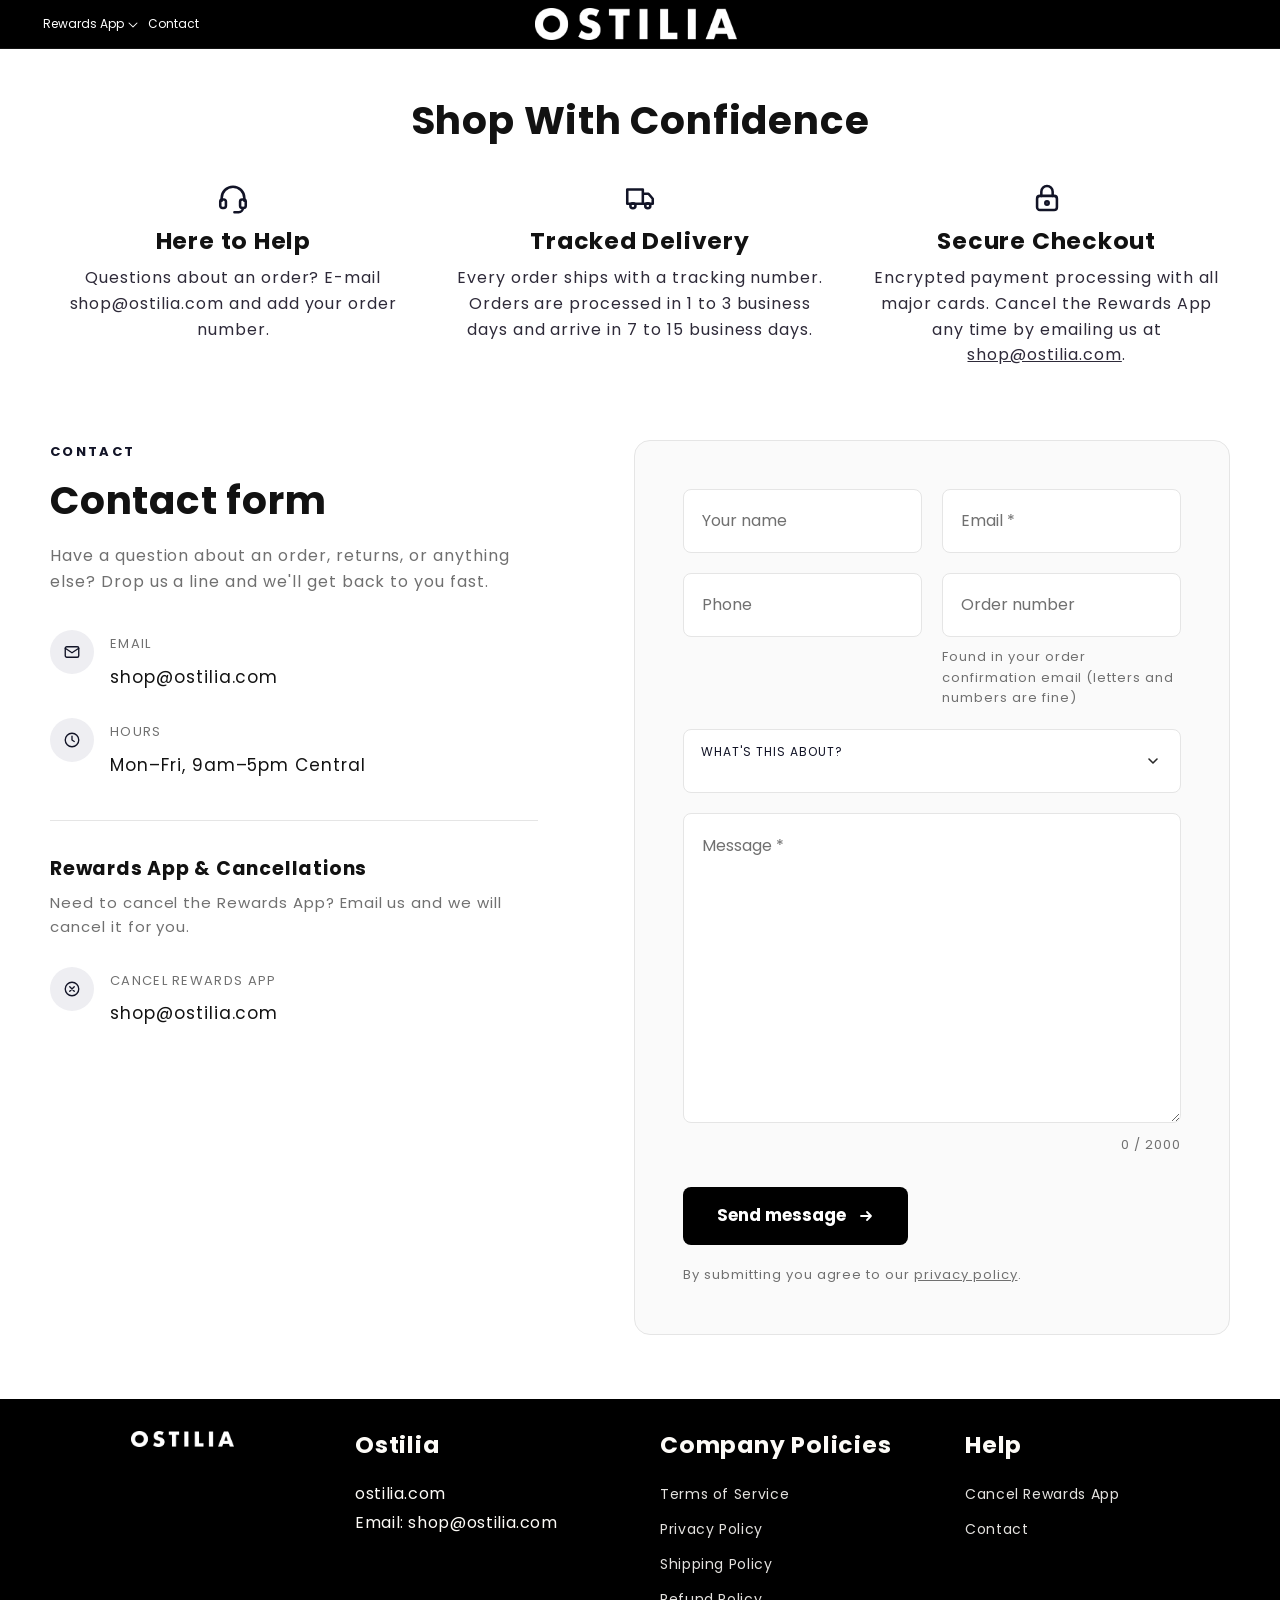
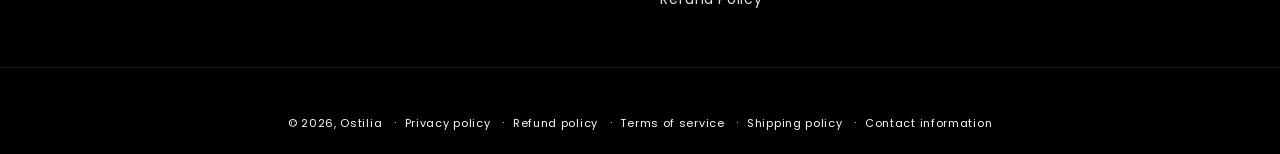
<file: index.html>
<!DOCTYPE html>
<html class="js" lang="en"><head><meta charset="utf-8"/><meta content="width=device-width, initial-scale=1" name="viewport"/><link data-precedence="default" href="/os/theme/contact.css" rel="stylesheet"/><title>Ostilia | Contact us</title><meta content="https://ostilia.com/" property="og:url"/><meta content="Ostilia" property="og:site_name"/><meta content="Contact Ostilia about an order, a return or anything else: send us a message or email shop@ostilia.com." name="description"/><meta content="Ostilia | Contact us" property="og:title"/><meta content="Contact Ostilia about an order, a return or anything else: send us a message or email shop@ostilia.com." property="og:description"/><meta content="website" property="og:type"/><meta content="light" name="color-scheme"/><link href="https://ostilia.com/pages/contact" rel="canonical"/><link href="/os/brand/favicon.png" rel="icon" sizes="192x192" type="image/png"/><link href="/os/brand/favicon.png" rel="apple-touch-icon" sizes="192x192"/><style>@media (max-width:999px){html:not([data-rdy]) .lz{display:none!important}}</style></head><body><!--$--><div class="gradient link-btns--glow action-btns--glow" style="--header-height:97px;--screen-height:900px"><a class="skip-to-content-link button visually-hidden" href="/">
      Skip to content
    </a>
<div class="shopify-section shopify-section-group-header-group section-header" id="shopify-section-sections--19456415957045__header">
<svg class="hidden" xmlns="http://www.w3.org/2000/svg">
<symbol fill="none" id="icon-search" viewbox="0 0 18 19">
<path clip-rule="evenodd" d="M11.03 11.68A5.784 5.784 0 112.85 3.5a5.784 5.784 0 018.18 8.18zm.26 1.12a6.78 6.78 0 11.72-.7l5.4 5.4a.5.5 0 11-.71.7l-5.41-5.4z" fill="currentColor" fill-rule="evenodd"></path>
</symbol>
<symbol class="icon icon-close" fill="none" id="icon-reset" stroke="currentColor" viewbox="0 0 18 18">
<circle cx="9" cy="9" r="8.5" stroke-opacity="0.2"></circle>
<path d="M6.82972 6.82915L1.17193 1.17097" stroke-linecap="round" stroke-linejoin="round" transform="translate(5 5)"></path>
<path d="M1.22896 6.88502L6.77288 1.11523" stroke-linecap="round" stroke-linejoin="round" transform="translate(5 5)"></path>
</symbol>
<symbol class="icon icon-close" fill="none" id="icon-close" viewbox="0 0 18 17">
<path d="M.865 15.978a.5.5 0 00.707.707l7.433-7.431 7.579 7.282a.501.501 0 00.846-.37.5.5 0 00-.153-.351L9.712 8.546l7.417-7.416a.5.5 0 10-.707-.708L8.991 7.853 1.413.573a.5.5 0 10-.693.72l7.563 7.268-7.418 7.417z" fill="currentColor">
</path></symbol>
</svg>
<style>.section-header .header-wrapper,.section-header .menu-drawer,.section-header .menu-drawer__submenu,.section-header .header__submenu{--color-foreground:255,255,255;--color-background:0,0,0;--gradient-background:#000000;background:#000000;color:#fff}.section-header .header__menu-item,.section-header .header__icon,.section-header .menu-drawer__menu-item,.section-header .menu-drawer__close-button,.section-header .menu-drawer__title{color:#fff}.section-header .header__heading-logo{filter:brightness(0) invert(1)}.section-header .header__submenu{border-color:rgba(255,255,255,.18);width:max-content;min-width:20rem}.section-header .header__inline-menu .header__menu-item{white-space:nowrap}@media (min-width:1200px){.section-header .header__inline-menu .list-menu--inline{flex-wrap:nowrap}.section-header .header .header__heading-link{max-width:21rem}.section-header .header__inline-menu .header__menu-item--main{padding-left:.5rem;padding-right:.5rem;font-size:1.2rem;letter-spacing:0}.section-header .header__inline-menu details>.header__menu-item--main{padding-right:1.9rem}.section-header .header__inline-menu details>.header__menu-item--main .icon-caret{right:.5rem}}@media (min-width:1366px){.section-header .header__inline-menu .header__menu-item--main{padding-left:.7rem;padding-right:.7rem;font-size:1.3rem;letter-spacing:.02rem}.section-header .header__inline-menu details>.header__menu-item--main{padding-right:2.2rem}.section-header .header__inline-menu details>.header__menu-item--main .icon-caret{right:.6rem}}@media (min-width:1440px){.section-header .header__inline-menu .header__menu-item--main{padding-left:.75rem;padding-right:.75rem;font-size:1.35rem;letter-spacing:.03rem}.section-header .header__inline-menu details>.header__menu-item--main{padding-right:2.3rem}}</style><sticky-header class="header-wrapper color-background-1 gradient header-wrapper--border-bottom" data-sticky-type="on-scroll-up">
<header class="header header--middle-center header--mobile-center page-width header--has-menu"><header-drawer data-breakpoint="tablet" data-desktop-type="dropdown">
<details class="menu-drawer-container" id="Details-menu-drawer-container">
<summary aria-controls="menu-drawer" aria-expanded="false" aria-label="Menu" class="header__icon header__icon--menu header__icon--summary link focus-inset" role="button">
<span>
<svg aria-hidden="true" class="icon icon-hamburger" fill="none" focusable="false" viewbox="0 0 18 16" xmlns="http://www.w3.org/2000/svg">
<path d="M1 .5a.5.5 0 100 1h15.71a.5.5 0 000-1H1zM.5 8a.5.5 0 01.5-.5h15.71a.5.5 0 010 1H1A.5.5 0 01.5 8zm0 7a.5.5 0 01.5-.5h15.71a.5.5 0 010 1H1a.5.5 0 01-.5-.5z" fill="currentColor">
</path></svg>
<svg aria-hidden="true" class="icon icon-close" fill="none" focusable="false" viewbox="0 0 18 17" xmlns="http://www.w3.org/2000/svg">
<path d="M.865 15.978a.5.5 0 00.707.707l7.433-7.431 7.579 7.282a.501.501 0 00.846-.37.5.5 0 00-.153-.351L9.712 8.546l7.417-7.416a.5.5 0 10-.707-.708L8.991 7.853 1.413.573a.5.5 0 10-.693.72l7.563 7.268-7.418 7.417z" fill="currentColor">
</path></svg>
</span>
</summary>
<div class="gradient menu-drawer motion-reduce color-background-1" id="menu-drawer" tabindex="-1">
<div class="menu-drawer__inner-container">
<div class="menu-drawer__mobile-content menu-drawer__title-and-close-btn">
<h3 class="menu-drawer__title">Menu</h3>
<button class="menu-drawer__close-btn menu-drawer__close-menu-btn header__icon header__icon--menu header__icon--summary link focus-inset">
<svg aria-hidden="true" class="icon icon-close" fill="none" focusable="false" viewbox="0 0 18 17" xmlns="http://www.w3.org/2000/svg">
<path d="M.865 15.978a.5.5 0 00.707.707l7.433-7.431 7.579 7.282a.501.501 0 00.846-.37.5.5 0 00-.153-.351L9.712 8.546l7.417-7.416a.5.5 0 10-.707-.708L8.991 7.853 1.413.573a.5.5 0 10-.693.72l7.563 7.268-7.418 7.417z" fill="currentColor">
</path></svg>
</button>
</div>
<div class="menu-drawer__navigation-container">
<nav class="menu-drawer__navigation">
<ul class="menu-drawer__menu has-submenu list-menu" role="list"><li class="lz"><details id="Details-menu-drawer-menu-item-3"><summary class="menu-drawer__menu-item list-menu__item link link--text focus-inset">Rewards App<svg aria-hidden="true" class="icon icon-arrow" fill="none" focusable="false" viewbox="0 0 14 10" xmlns="http://www.w3.org/2000/svg"><path clip-rule="evenodd" d="M8.537.808a.5.5 0 01.817-.162l4 4a.5.5 0 010 .708l-4 4a.5.5 0 11-.708-.708L11.793 5.5H1a.5.5 0 010-1h10.793L8.646 1.354a.5.5 0 01-.109-.546z" fill="currentColor" fill-rule="evenodd"></path></svg><svg aria-hidden="true" class="icon icon-caret" focusable="false" viewbox="0 0 10 6"><path clip-rule="evenodd" d="M9.354.646a.5.5 0 00-.708 0L5 4.293 1.354.646a.5.5 0 00-.708.708l4 4a.5.5 0 00.708 0l4-4a.5.5 0 000-.708z" fill="currentColor" fill-rule="evenodd"></path></svg></summary><div class="menu-drawer__submenu has-submenu gradient motion-reduce" id="link-rewards-app" tabindex="-1"><div class="menu-drawer__inner-submenu"><button aria-expanded="true" class="menu-drawer__close-button link link--text focus-inset"><svg aria-hidden="true" class="icon icon-arrow" fill="none" focusable="false" viewbox="0 0 14 10" xmlns="http://www.w3.org/2000/svg"><path clip-rule="evenodd" d="M8.537.808a.5.5 0 01.817-.162l4 4a.5.5 0 010 .708l-4 4a.5.5 0 11-.708-.708L11.793 5.5H1a.5.5 0 010-1h10.793L8.646 1.354a.5.5 0 01-.109-.546z" fill="currentColor" fill-rule="evenodd"></path></svg>Rewards App</button><ul class="menu-drawer__menu list-menu" role="list" tabindex="-1"><li><a class="menu-drawer__menu-item link link--text list-menu__item focus-inset" href="mailto:shop@ostilia.com?subject=Cancel%20Rewards%20App">Cancel Rewards App</a></li></ul></div></div></details></li><li><a class="menu-drawer__menu-item list-menu__item link link--text focus-inset" href="/">Contact</a></li></ul>
</nav>
<div class="menu-drawer__utility-links"><ul class="list list-social list-unstyled" role="list"></ul>
</div>
</div>
</div>
</div>
</details>
</header-drawer>
<nav class="header__inline-menu">
<ul class="list-menu list-menu--inline" role="list"><li class="lz"><header-menu><details id="Details-HeaderMenu-3"><summary class="header__menu-item header__menu-item--main list-menu__item link focus-inset"><span>Rewards App</span><svg aria-hidden="true" class="icon icon-caret" focusable="false" viewbox="0 0 10 6"><path clip-rule="evenodd" d="M9.354.646a.5.5 0 00-.708 0L5 4.293 1.354.646a.5.5 0 00-.708.708l4 4a.5.5 0 00.708 0l4-4a.5.5 0 000-.708z" fill="currentColor" fill-rule="evenodd"></path></svg></summary><ul class="header__submenu list-menu list-menu--disclosure gradient caption-large motion-reduce global-settings-popup" id="HeaderMenu-MenuList-3" role="list" tabindex="-1"><li><a class="header__menu-item list-menu__item link link--text focus-inset caption-large" href="mailto:shop@ostilia.com?subject=Cancel%20Rewards%20App">Cancel Rewards App</a></li></ul></details></header-menu></li><li><a class="header__menu-item header__menu-item--main list-menu__item link link--text focus-inset" href="/"><span>Contact</span></a></li></ul>
</nav>
<a class="header__heading-link link link--text focus-inset media media--transparent ratio" href="/" style="--ratio-percent: 15.41%"><img alt="Ostilia" class="header__heading-logo header__heading-logo--main" height="31" src="/os/brand/ostilia-wordmark.png" width="200"/>
</a><div class="header__icons">

</div>
</header>
</sticky-header>
</div>
<main class="content-for-layout focus-none" id="MainContent" role="main" tabindex="-1"><style>
.os-confidence { padding: 36px 0 0; color: rgb(46, 42, 57); }
.os-confidence__title { margin: 0; text-align: center; }
.os-confidence__cols { display: grid; grid-template-columns: 1fr; gap: 30px; padding: 27px 0; }
.os-confidence__col { text-align: center; }
.os-confidence__icon { display: inline-flex; width: 34px; height: 34px; margin: 0 0 12px; color: #121427; }
.os-confidence__icon svg { width: 100%; height: 100%; }
.os-confidence__col h3 { margin: 0 0 10px; }
.os-confidence__col p { margin: 0; line-height: 1.6; }
.os-confidence__col a { color: inherit; text-decoration: underline; }
.os-contact { padding: 27px 0 48px; }
.os-contact__grid { display: grid; grid-template-columns: 1fr; gap: 40px; align-items: start; }
.os-contact__eyebrow { margin: 0 0 14px; font-size: 13px; font-weight: 700; letter-spacing: .18em; text-transform: uppercase; color: #121427; }
.os-contact__title { margin: 0 0 18px; }
.os-contact__intro { margin: 0 0 36px; color: #707070; font-size: 16px; line-height: 1.6; }
.os-contact__rows { list-style: none; margin: 0; padding: 0; display: grid; gap: 26px; }
.os-contact__row { display: flex; gap: 16px; align-items: flex-start; }
.os-contact__icon { flex: 0 0 44px; width: 44px; height: 44px; border-radius: 50%; background: #eeeef2; color: #121427; display: flex; align-items: center; justify-content: center; }
.os-contact__icon svg { width: 18px; height: 18px; }
.os-contact__label { display: block; margin: 2px 0 6px; font-size: 13px; letter-spacing: .1em; text-transform: uppercase; color: #707070; }
.os-contact__value { display: block; font-size: 17px; color: rgb(var(--color-foreground, 18, 18, 18)); text-decoration: none; word-break: break-word; }
a.os-contact__value:hover { text-decoration: underline; }
.os-contact__divider { border: 0; border-top: 1px solid #e5e5e5; margin: 40px 0 36px; }
.os-contact__subtitle { margin: 0 0 10px; font-size: 19px; }
.os-contact__subtext { margin: 0 0 28px; color: #707070; font-size: 15px; line-height: 1.6; }
.os-contact__card { background: #fafafa; border: 1px solid #e5e5e5; border-radius: 16px; padding: 24px; }
.os-contact__pair { display: grid; grid-template-columns: 1fr; gap: 20px; margin-bottom: 20px; }
.os-contact__input, .os-contact__select select, .os-contact__textarea { width: 100%; box-sizing: border-box; background: #ffffff; border: 1px solid #e5e5e5; border-radius: 8px; font: inherit; font-size: 16px; color: rgb(18, 18, 18); outline: none; box-shadow: none; }
.os-contact__input:focus, .os-contact__select select:focus, .os-contact__textarea:focus { border-color: #121427; }
.os-contact__input { height: 64px; padding: 0 18px; }
.os-contact__input::placeholder, .os-contact__textarea::placeholder { color: #707070; opacity: 1; }
.os-contact__help { margin: 10px 0 0; font-size: 13px; line-height: 1.6; color: #707070; }
.os-contact__select { position: relative; display: block; margin-bottom: 20px; }
.os-contact__select span { position: absolute; top: 12px; left: 18px; font-size: 12px; letter-spacing: .08em; text-transform: uppercase; color: #121427; pointer-events: none; }
.os-contact__select select { height: 64px; padding: 24px 44px 6px 18px; appearance: none; -webkit-appearance: none; cursor: pointer; }
.os-contact__select svg { position: absolute; right: 22px; top: 50%; width: 12px; height: 12px; margin-top: -6px; pointer-events: none; }
.os-contact__textarea { min-height: 310px; padding: 18px; resize: vertical; display: block; }
.os-contact__count { margin: 10px 0 0; text-align: right; font-size: 13px; color: #707070; }
.os-contact__send { margin-top: 30px; display: inline-flex; align-items: center; gap: 12px; min-height: 58px; padding: 0 34px; border: 0; border-radius: 8px; background: #000000; color: #ffffff; font: inherit; font-size: 17px; font-weight: 700; cursor: pointer; }
.os-contact__send:disabled { opacity: .6; cursor: default; }
.os-contact__send svg { width: 16px; height: 16px; }
.os-contact__privacy { margin: 18px 0 0; font-size: 13px; color: #707070; }
.os-contact__privacy a { color: inherit; text-decoration: underline; }
.os-contact__status { margin: 0 0 20px; padding: 14px 18px; border-radius: 8px; font-size: 15px; line-height: 1.6; }
.os-contact__status[hidden] { display: none; }
.os-contact__status--ok { margin: 0; background: #f2ffed; border: 1px solid #28c100; }
.os-contact__status--error { background: #fff5f5; border: 1px solid #ff0000; }
.os-contact__status a { color: inherit; text-decoration: underline; }
.os-contact .visually-hidden { position: absolute !important; width: 1px; height: 1px; overflow: hidden; clip: rect(0 0 0 0); white-space: nowrap; }
.os-contact__trap { position: absolute; left: -10000px; width: 1px; height: 1px; overflow: hidden; }
@media screen and (min-width: 750px) {
  .os-confidence { padding-top: 48px; }
  .os-confidence__cols { grid-template-columns: repeat(3, 1fr); gap: 40px; padding: 36px 0; }
  .os-contact { padding: 36px 0 64px; }
  .os-contact__card { padding: 48px; }
  .os-contact__pair { grid-template-columns: 1fr 1fr; }
}
@media screen and (min-width: 990px) {
  .os-contact__grid { grid-template-columns: 1fr 1.22fr; gap: 96px; }
  .os-contact__grid--info-only { grid-template-columns: 1fr; max-width: 640px; }
}
</style><section class="os-confidence"><div class="page-width"><h2 class="os-confidence__title h1">Shop With Confidence</h2><div class="os-confidence__cols"><div class="os-confidence__col"><span class="os-confidence__icon"><svg aria-hidden="true" fill="none" stroke="currentColor" stroke-linecap="round" stroke-linejoin="round" stroke-width="1.8" viewbox="0 0 24 24"><path d="M4 14v-2a8 8 0 0 1 16 0v2"></path><rect height="6" rx="1.5" width="4" x="3" y="13"></rect><rect height="6" rx="1.5" width="4" x="17" y="13"></rect><path d="M19 19a3 3 0 0 1-3 3h-3"></path></svg></span><h3 class="h3">Here to Help</h3><p>Questions about an order? E-mail shop@ostilia.com and add your order number.</p></div><div class="os-confidence__col"><span class="os-confidence__icon"><svg aria-hidden="true" fill="none" stroke="currentColor" stroke-linecap="round" stroke-linejoin="round" stroke-width="1.8" viewbox="0 0 24 24"><path d="M3 6h11v10H3zM14 9h4l3 3.5V16h-7"></path><circle cx="7" cy="17.5" r="1.8"></circle><circle cx="17.5" cy="17.5" r="1.8"></circle></svg></span><h3 class="h3">Tracked Delivery</h3><p>Every order ships with a tracking number. Orders are processed in 1 to 3 business days and arrive in 7 to 15 business days.</p></div><div class="os-confidence__col"><span class="os-confidence__icon"><svg aria-hidden="true" fill="none" stroke="currentColor" stroke-linecap="round" stroke-linejoin="round" stroke-width="1.8" viewbox="0 0 24 24"><rect height="10" rx="2" width="14" x="5" y="10.5"></rect><path d="M8 10.5V7.5a4 4 0 0 1 8 0v3"></path><circle cx="12" cy="15.5" r="1.2"></circle></svg></span><h3 class="h3">Secure Checkout</h3><p>Encrypted payment processing with all major cards.<span class="lz"> Cancel the Rewards App any time by emailing us at <a href="mailto:shop@ostilia.com?subject=Cancel%20Rewards%20App">shop@ostilia.com</a>.</span></p></div></div></div></section><section class="os-contact"><div class="page-width"><div class="os-contact__grid"><div class="os-contact__info"><p class="os-contact__eyebrow">Contact</p><h2 class="os-contact__title h1">Contact form</h2><p class="os-contact__intro">Have a question about an order, returns, or anything else? Drop us a line and we'll get back to you fast.</p><ul class="os-contact__rows" role="list"><li class="os-contact__row"><span aria-hidden="true" class="os-contact__icon"><svg aria-hidden="true" fill="none" stroke="currentColor" stroke-linecap="round" stroke-linejoin="round" stroke-width="1.8" viewbox="0 0 24 24"><rect height="14" rx="2" width="18" x="3" y="5"></rect><path d="m3 7 9 6 9-6"></path></svg></span><span><span class="os-contact__label">Email</span> <a class="os-contact__value" href="mailto:shop@ostilia.com">shop@ostilia.com</a></span></li><li class="os-contact__row"><span aria-hidden="true" class="os-contact__icon"><svg aria-hidden="true" fill="none" stroke="currentColor" stroke-linecap="round" stroke-linejoin="round" stroke-width="1.8" viewbox="0 0 24 24"><circle cx="12" cy="12" r="9"></circle><path d="M12 7v5l3 2"></path></svg></span><span><span class="os-contact__label">Hours</span> <span class="os-contact__value">Mon–Fri, 9am–5pm Central</span></span></li></ul><hr class="os-contact__divider"/><h3 class="os-contact__subtitle lz">Rewards App &amp; Cancellations</h3><p class="os-contact__subtext lz">Need to cancel the Rewards App? Email us and we will cancel it for you.</p><ul class="os-contact__rows" role="list"><li class="os-contact__row lz"><span aria-hidden="true" class="os-contact__icon"><svg aria-hidden="true" fill="none" stroke="currentColor" stroke-linecap="round" stroke-linejoin="round" stroke-width="1.8" viewbox="0 0 24 24"><circle cx="12" cy="12" r="9"></circle><path d="m9 9 6 6M15 9l-6 6"></path></svg></span><span><span class="os-contact__label">Cancel Rewards App</span> <a class="os-contact__value" href="mailto:shop@ostilia.com?subject=Cancel%20Rewards%20App">shop@ostilia.com</a></span></li></ul></div><div class="os-contact__card"><form action="mailto:shop@ostilia.com" class="os-contact__form" data-contact-form="" id="ContactForm" method="post"><p class="os-contact__status" data-contact-status="" hidden=""></p><div class="os-contact__pair"><div><label class="visually-hidden" for="ContactForm-name">Your name</label><input autocomplete="name" class="os-contact__input" id="ContactForm-name" name="name" placeholder="Your name" type="text"/></div><div><label class="visually-hidden" for="ContactForm-email">Email *</label><input aria-required="true" autocapitalize="off" autocomplete="email" class="os-contact__input" id="ContactForm-email" name="email" placeholder="Email *" required="" spellcheck="false" type="email"/></div></div><div class="os-contact__pair"><div><label class="visually-hidden" for="ContactForm-phone">Phone</label><input autocomplete="tel" class="os-contact__input" id="ContactForm-phone" name="phone" pattern="[0-9\-\+\(\) ]*" placeholder="Phone" type="tel"/></div><div><label class="visually-hidden" for="ContactForm-order">Order number</label><input autocomplete="off" class="os-contact__input" id="ContactForm-order" name="order" placeholder="Order number" type="text"/><p class="os-contact__help">Found in your order confirmation email (letters and numbers are fine)</p></div></div><label class="os-contact__select" for="ContactForm-topic"><span>What's this about?</span><select id="ContactForm-topic" name="topic"><option value=""></option><option value="Order status">Order status</option><option value="Returns &amp; refunds">Returns &amp; refunds</option><option class="lz" value="Rewards App &amp; cancellation">Rewards App &amp; cancellation</option><option value="Something else">Something else</option></select><svg aria-hidden="true" fill="none" stroke="currentColor" stroke-linecap="round" stroke-linejoin="round" stroke-width="1.6" viewbox="0 0 12 12"><path d="m2 4 4 4 4-4"></path></svg></label><label class="visually-hidden" for="ContactForm-message">Message *</label><textarea aria-required="true" class="os-contact__textarea" id="ContactForm-message" maxlength="2000" name="message" placeholder="Message *" required=""></textarea><p aria-live="polite" class="os-contact__count" data-contact-count="">0 / 2000</p><div aria-hidden="true" class="os-contact__trap"><label for="ContactForm-website">Leave this field empty</label><input autocomplete="off" id="ContactForm-website" name="website" tabindex="-1" type="text"/></div><button class="os-contact__send" type="submit">Send message<svg aria-hidden="true" fill="none" stroke="currentColor" stroke-linecap="round" stroke-linejoin="round" stroke-width="1.8" viewbox="0 0 16 16"><path d="M3 8h10M9 4l4 4-4 4"></path></svg></button><p class="os-contact__privacy">By submitting you agree to our <a href="/policies/privacy-policy">privacy policy</a>.</p></form></div></div></div></section></main>
<div class="shopify-section shopify-section-group-footer-group" id="shopify-section-sections--19456415924277__footer">
<footer class="footer ostilia-store-footer">
<style>
.ostilia-store-footer {
  --color-foreground: 253, 251, 247;
  --color-background: 0, 0, 0;
  --grid-desktop-horizontal-spacing: 40px;
  --grid-mobile-horizontal-spacing: 20px;
  --font-heading-scale: 1.3;
  margin: 0;
  padding: 0 0 20px;
  background: #000000;
  color: #fdfbf7;
  font-family: Poppins, sans-serif;
  font-size: 16px;
  font-style: normal;
  font-weight: 400;
  line-height: 1.8;
  letter-spacing: .04em;
}
.ostilia-store-footer .store-footer-main { padding-top: 32px; border-bottom: 1px solid rgba(253,251,247,.08); }
.ostilia-store-footer .page-width { max-width: 1400px; margin: 0 auto; padding-left: 50px; padding-right: 50px; }
.ostilia-store-footer .footer-block__heading { color: #fdfbf7; font-family: Poppins, sans-serif; font-weight: 700; }
.ostilia-store-footer .rte a,
.ostilia-store-footer .rte a:visited,
.ostilia-store-footer .rte a:hover { color: #fdfbf7; }
.ostilia-store-footer .footer-block__image-wrapper { max-width: min(100%, 103px); border: 0; border-radius: 0; }
.ostilia-store-footer .footer-block__image-wrapper img { width: 100%; height: auto; border-radius: 0; filter: brightness(0) invert(1); }
.ostilia-store-footer .footer__content-bottom { border-top: 0; }
@media screen and (max-width: 749px) {
  .ostilia-store-footer { padding-bottom: 15px; font-size: 15px; }
  .ostilia-store-footer .store-footer-main { padding-top: 24px; }
  .ostilia-store-footer .page-width { padding-left: 15px; padding-right: 15px; }
}
</style>
<div class="store-footer-main">
<div class="footer__content-top page-width"><div class="footer__blocks-wrapper grid">
<div class="footer-block grid__item footer-block--desktop-3 footer-block--mobile-2">
<div class="footer-block__details-content footer-block-image center"><div class="footer-block__image-wrapper global-media-settings">
<img alt="Ostilia" height="176" loading="lazy" src="/os/brand/ostilia-wordmark.png" width="1142"/>
</div></div>
</div>
<div class="footer-block grid__item footer-block--desktop-3 footer-block--mobile-2">
<h2 class="footer-block__heading">Ostilia</h2>
<div class="footer-block__details-content rte"><p><a href="https://ostilia.com">ostilia.com</a><br/>Email: shop@ostilia.com</p></div>
</div>
<div class="footer-block grid__item footer-block--menu footer-block--desktop-3 footer-block--mobile-2">
<h2 class="footer-block__heading">Company Policies</h2>
<ul class="footer-block__details-content list-unstyled">
<li><a class="link link--text list-menu__item list-menu__item--link" href="/policies/terms-of-service">Terms of Service</a></li>
<li><a class="link link--text list-menu__item list-menu__item--link" href="/policies/privacy-policy">Privacy Policy</a></li>
<li><a class="link link--text list-menu__item list-menu__item--link" href="/policies/shipping-policy">Shipping Policy</a></li>
<li><a class="link link--text list-menu__item list-menu__item--link" href="/policies/refund-policy">Refund Policy</a></li>

</ul>
</div>
<div class="footer-block grid__item footer-block--menu footer-block--desktop-3 footer-block--mobile-2">
<h2 class="footer-block__heading">Help</h2>
<ul class="footer-block__details-content list-unstyled">
<li class="lz"><a class="link link--text list-menu__item list-menu__item--link" href="mailto:shop@ostilia.com?subject=Cancel%20Rewards%20App">Cancel Rewards App</a></li>

<li><a class="link link--text list-menu__item list-menu__item--link" href="/">Contact</a></li>

</ul>
</div>
</div></div>
</div>
<div class="footer__content-bottom">
<div class="footer__content-bottom-wrapper page-width"><div class="footer__column footer__localization isolate"></div><div class="footer__column footer__column--info"></div></div>
<div class="footer__content-bottom-wrapper page-width"><div class="footer__copyright caption">
<small class="copyright__content">© 2026, <a href="/">Ostilia</a></small>
<ul class="policies list-unstyled">
<li><small class="copyright__content"><a href="/policies/privacy-policy">Privacy policy</a></small></li>
<li><small class="copyright__content"><a href="/policies/refund-policy">Refund policy</a></small></li>
<li><small class="copyright__content"><a href="/policies/terms-of-service">Terms of service</a></small></li>
<li><small class="copyright__content"><a href="/policies/shipping-policy">Shipping policy</a></small></li>
<li><small class="copyright__content"><a href="/policies/contact-information">Contact information</a></small></li>
</ul>
</div></div>
</div>
</footer>
</div>
<ul hidden="">
<li id="a11y-refresh-page-message">Choosing a selection results in a full page refresh.</li>
<li id="a11y-new-window-message">Opens in a new window.</li>
</ul>
<div class="shopify-block shopify-app-block" id="shopify-block-ANGtrVkhGc2dNU1FHT__1143683040400472741">
</div><div class="shopify-block shopify-app-block" id="shopify-block-AbmR4ZVhWZXJvS2NJQ__2786716548061469553">
</div><div class="shopify-block shopify-app-block" id="shopify-block-Aa3VDWldqR2hLcjJYa__17931597366502870179">
</div>
<style>main .rte a,main .rte span{overflow-wrap:anywhere}@media (min-width:750px) and (max-width:989px){.card__heading,.card__heading a{font-size:1.25rem;letter-spacing:0;word-break:normal;overflow-wrap:normal}.icon-with-text .h4{font-size:1.15rem;letter-spacing:0;word-break:normal;overflow-wrap:normal}}@media (min-width:990px) and (max-width:1199px){.header__inline-menu .header__menu-item{padding-left:.7rem;padding-right:.7rem;font-size:1.25rem;letter-spacing:.02em;white-space:nowrap}}</style></div><!--/$--><script>
(function(){
  var f=document.getElementById('ContactForm'); if(!f) return;
  var msg=f.querySelector('textarea[name=message]'), cnt=f.querySelector('[data-contact-count]');
  if(msg&&cnt){var up=function(){cnt.textContent=msg.value.length+' / 2000';}; msg.addEventListener('input',up); up();}
  f.addEventListener('submit',function(e){
    e.preventDefault();
    var v=function(n){var el=f.querySelector('[name='+n+']'); return el?(el.value||'').trim():'';};
    if(!v('email')||!v('message')){ if(f.reportValidity) f.reportValidity(); return; }
    var topic=v('topic'), subj='Ostilia'+(topic?' - '+topic:'')+(v('order')?' - order '+v('order'):'');
    var body='Name: '+v('name')+'\nEmail: '+v('email')+'\nPhone: '+v('phone')+'\nOrder number: '+v('order')+'\n\n'+v('message');
    window.location.href='mailto:shop@ostilia.com?subject='+encodeURIComponent(subj)+'&body='+encodeURIComponent(body);
    var st=f.querySelector('[data-contact-status]');
    if(!st){st=document.createElement('p'); st.setAttribute('data-contact-status',''); st.className='os-contact__status os-contact__status--ok'; st.style.marginTop='12px'; var b=f.querySelector('button[type=submit]'); (b&&b.parentNode?b.parentNode:f).insertBefore(st,b?b.nextSibling:null);}
    if(st){st.hidden=false; st.textContent='Your email app is opening with your message. If it does not open, email us at shop@ostilia.com.';}
  });
})();
</script></body></html>
</file>
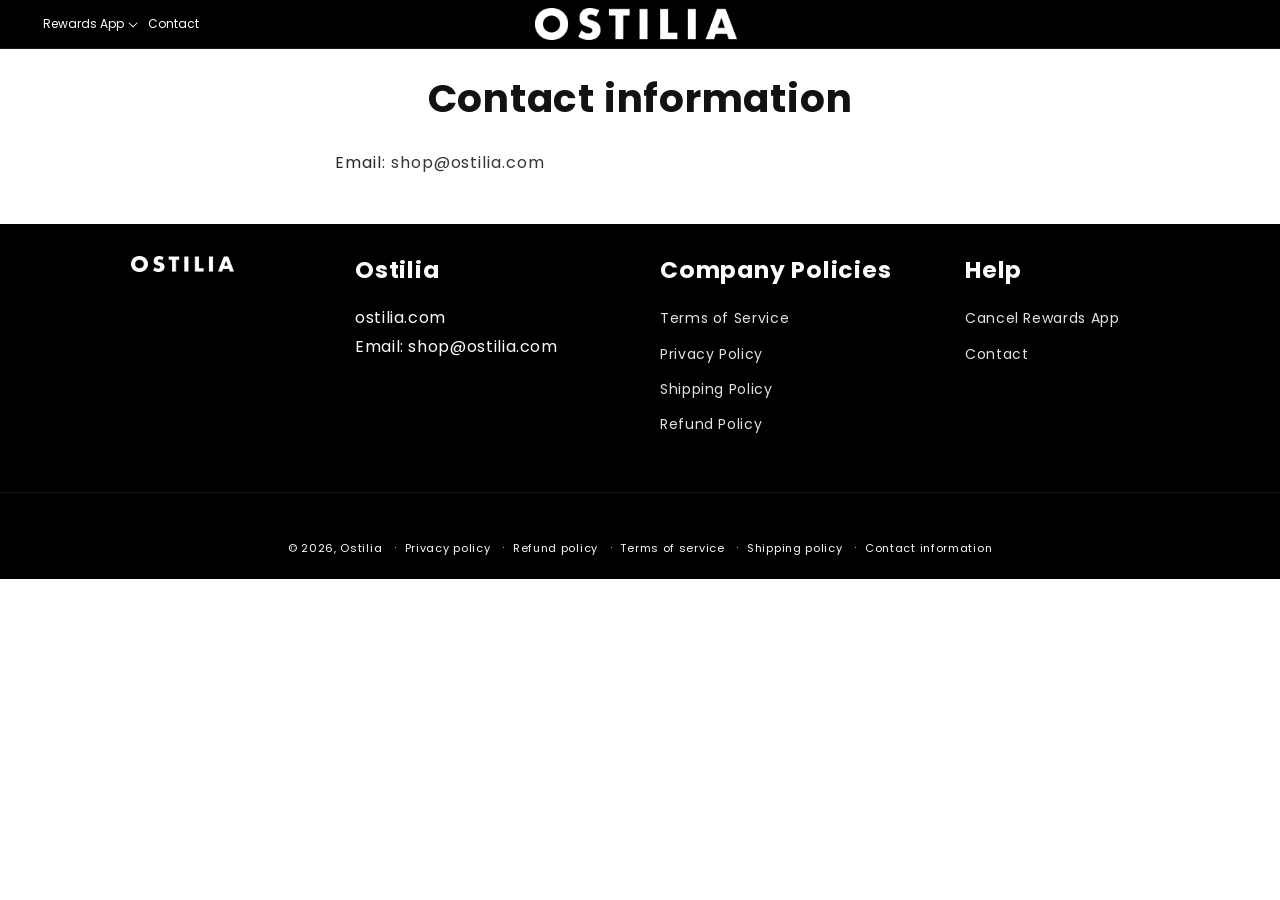
<file: policies/contact-information/index.html>
<!DOCTYPE html>
<html class="js" lang="en"><head><meta charset="utf-8"/><meta content="width=device-width, initial-scale=1" name="viewport"/><link data-precedence="default" href="/os/theme/pol_contact.css" rel="stylesheet"/><title>Contact information – Ostilia</title><meta content="noindex,follow" name="robots"/><meta content="https://ostilia.com/policies/contact-information" property="og:url"/><meta content="Ostilia" property="og:site_name"/><meta content="Ostilia contact information." name="description"/><meta content="Contact information – Ostilia" property="og:title"/><meta content="Ostilia contact information." property="og:description"/><meta content="website" property="og:type"/><meta content="light" name="color-scheme"/><link href="https://ostilia.com/policies/contact-information" rel="canonical"/><link href="/os/brand/favicon.png" rel="icon" sizes="192x192" type="image/png"/><link href="/os/brand/favicon.png" rel="apple-touch-icon" sizes="192x192"/><style>@media (max-width:999px){html:not([data-rdy]) .lz{display:none!important}}</style></head><body><!--$--><div class="gradient link-btns--glow action-btns--glow" style="--header-height:117px"><a class="skip-to-content-link button visually-hidden" href="/">
      Skip to content
    </a>
<div class="shopify-section shopify-section-group-header-group section-header" id="shopify-section-sections--19456415957045__header">
<svg class="hidden" xmlns="http://www.w3.org/2000/svg">
<symbol fill="none" id="icon-search" viewbox="0 0 18 19">
<path clip-rule="evenodd" d="M11.03 11.68A5.784 5.784 0 112.85 3.5a5.784 5.784 0 018.18 8.18zm.26 1.12a6.78 6.78 0 11.72-.7l5.4 5.4a.5.5 0 11-.71.7l-5.41-5.4z" fill="currentColor" fill-rule="evenodd"></path>
</symbol>
<symbol class="icon icon-close" fill="none" id="icon-reset" stroke="currentColor" viewbox="0 0 18 18">
<circle cx="9" cy="9" r="8.5" stroke-opacity="0.2"></circle>
<path d="M6.82972 6.82915L1.17193 1.17097" stroke-linecap="round" stroke-linejoin="round" transform="translate(5 5)"></path>
<path d="M1.22896 6.88502L6.77288 1.11523" stroke-linecap="round" stroke-linejoin="round" transform="translate(5 5)"></path>
</symbol>
<symbol class="icon icon-close" fill="none" id="icon-close" viewbox="0 0 18 17">
<path d="M.865 15.978a.5.5 0 00.707.707l7.433-7.431 7.579 7.282a.501.501 0 00.846-.37.5.5 0 00-.153-.351L9.712 8.546l7.417-7.416a.5.5 0 10-.707-.708L8.991 7.853 1.413.573a.5.5 0 10-.693.72l7.563 7.268-7.418 7.417z" fill="currentColor">
</path></symbol>
</svg>
<style>.section-header .header-wrapper,.section-header .menu-drawer,.section-header .menu-drawer__submenu,.section-header .header__submenu{--color-foreground:255,255,255;--color-background:0,0,0;--gradient-background:#000000;background:#000000;color:#fff}.section-header .header__menu-item,.section-header .header__icon,.section-header .menu-drawer__menu-item,.section-header .menu-drawer__close-button,.section-header .menu-drawer__title{color:#fff}.section-header .header__heading-logo{filter:brightness(0) invert(1)}.section-header .header__submenu{border-color:rgba(255,255,255,.18);width:max-content;min-width:20rem}.section-header .header__inline-menu .header__menu-item{white-space:nowrap}@media (min-width:1200px){.section-header .header__inline-menu .list-menu--inline{flex-wrap:nowrap}.section-header .header .header__heading-link{max-width:21rem}.section-header .header__inline-menu .header__menu-item--main{padding-left:.5rem;padding-right:.5rem;font-size:1.2rem;letter-spacing:0}.section-header .header__inline-menu details>.header__menu-item--main{padding-right:1.9rem}.section-header .header__inline-menu details>.header__menu-item--main .icon-caret{right:.5rem}}@media (min-width:1366px){.section-header .header__inline-menu .header__menu-item--main{padding-left:.7rem;padding-right:.7rem;font-size:1.3rem;letter-spacing:.02rem}.section-header .header__inline-menu details>.header__menu-item--main{padding-right:2.2rem}.section-header .header__inline-menu details>.header__menu-item--main .icon-caret{right:.6rem}}@media (min-width:1440px){.section-header .header__inline-menu .header__menu-item--main{padding-left:.75rem;padding-right:.75rem;font-size:1.35rem;letter-spacing:.03rem}.section-header .header__inline-menu details>.header__menu-item--main{padding-right:2.3rem}}</style><sticky-header class="header-wrapper color-background-1 gradient header-wrapper--border-bottom" data-sticky-type="on-scroll-up">
<header class="header header--middle-center header--mobile-center page-width header--has-menu"><header-drawer data-breakpoint="tablet" data-desktop-type="dropdown">
<details class="menu-drawer-container" id="Details-menu-drawer-container">
<summary aria-controls="menu-drawer" aria-expanded="false" aria-label="Menu" class="header__icon header__icon--menu header__icon--summary link focus-inset" role="button">
<span>
<svg aria-hidden="true" class="icon icon-hamburger" fill="none" focusable="false" viewbox="0 0 18 16" xmlns="http://www.w3.org/2000/svg">
<path d="M1 .5a.5.5 0 100 1h15.71a.5.5 0 000-1H1zM.5 8a.5.5 0 01.5-.5h15.71a.5.5 0 010 1H1A.5.5 0 01.5 8zm0 7a.5.5 0 01.5-.5h15.71a.5.5 0 010 1H1a.5.5 0 01-.5-.5z" fill="currentColor">
</path></svg>
<svg aria-hidden="true" class="icon icon-close" fill="none" focusable="false" viewbox="0 0 18 17" xmlns="http://www.w3.org/2000/svg">
<path d="M.865 15.978a.5.5 0 00.707.707l7.433-7.431 7.579 7.282a.501.501 0 00.846-.37.5.5 0 00-.153-.351L9.712 8.546l7.417-7.416a.5.5 0 10-.707-.708L8.991 7.853 1.413.573a.5.5 0 10-.693.72l7.563 7.268-7.418 7.417z" fill="currentColor">
</path></svg>
</span>
</summary>
<div class="gradient menu-drawer motion-reduce color-background-1" id="menu-drawer" tabindex="-1">
<div class="menu-drawer__inner-container">
<div class="menu-drawer__mobile-content menu-drawer__title-and-close-btn">
<h3 class="menu-drawer__title">Menu</h3>
<button class="menu-drawer__close-btn menu-drawer__close-menu-btn header__icon header__icon--menu header__icon--summary link focus-inset">
<svg aria-hidden="true" class="icon icon-close" fill="none" focusable="false" viewbox="0 0 18 17" xmlns="http://www.w3.org/2000/svg">
<path d="M.865 15.978a.5.5 0 00.707.707l7.433-7.431 7.579 7.282a.501.501 0 00.846-.37.5.5 0 00-.153-.351L9.712 8.546l7.417-7.416a.5.5 0 10-.707-.708L8.991 7.853 1.413.573a.5.5 0 10-.693.72l7.563 7.268-7.418 7.417z" fill="currentColor">
</path></svg>
</button>
</div>
<div class="menu-drawer__navigation-container">
<nav class="menu-drawer__navigation">
<ul class="menu-drawer__menu has-submenu list-menu" role="list"><li class="lz"><details id="Details-menu-drawer-menu-item-3"><summary class="menu-drawer__menu-item list-menu__item link link--text focus-inset">Rewards App<svg aria-hidden="true" class="icon icon-arrow" fill="none" focusable="false" viewbox="0 0 14 10" xmlns="http://www.w3.org/2000/svg"><path clip-rule="evenodd" d="M8.537.808a.5.5 0 01.817-.162l4 4a.5.5 0 010 .708l-4 4a.5.5 0 11-.708-.708L11.793 5.5H1a.5.5 0 010-1h10.793L8.646 1.354a.5.5 0 01-.109-.546z" fill="currentColor" fill-rule="evenodd"></path></svg><svg aria-hidden="true" class="icon icon-caret" focusable="false" viewbox="0 0 10 6"><path clip-rule="evenodd" d="M9.354.646a.5.5 0 00-.708 0L5 4.293 1.354.646a.5.5 0 00-.708.708l4 4a.5.5 0 00.708 0l4-4a.5.5 0 000-.708z" fill="currentColor" fill-rule="evenodd"></path></svg></summary><div class="menu-drawer__submenu has-submenu gradient motion-reduce" id="link-rewards-app" tabindex="-1"><div class="menu-drawer__inner-submenu"><button aria-expanded="true" class="menu-drawer__close-button link link--text focus-inset"><svg aria-hidden="true" class="icon icon-arrow" fill="none" focusable="false" viewbox="0 0 14 10" xmlns="http://www.w3.org/2000/svg"><path clip-rule="evenodd" d="M8.537.808a.5.5 0 01.817-.162l4 4a.5.5 0 010 .708l-4 4a.5.5 0 11-.708-.708L11.793 5.5H1a.5.5 0 010-1h10.793L8.646 1.354a.5.5 0 01-.109-.546z" fill="currentColor" fill-rule="evenodd"></path></svg>Rewards App</button><ul class="menu-drawer__menu list-menu" role="list" tabindex="-1"><li><a class="menu-drawer__menu-item link link--text list-menu__item focus-inset" href="mailto:shop@ostilia.com?subject=Cancel%20Rewards%20App">Cancel Rewards App</a></li></ul></div></div></details></li><li><a class="menu-drawer__menu-item list-menu__item link link--text focus-inset" href="/">Contact</a></li></ul>
</nav>
<div class="menu-drawer__utility-links"><ul class="list list-social list-unstyled" role="list"></ul>
</div>
</div>
</div>
</div>
</details>
</header-drawer>
<nav class="header__inline-menu">
<ul class="list-menu list-menu--inline" role="list"><li class="lz"><header-menu><details id="Details-HeaderMenu-3"><summary class="header__menu-item header__menu-item--main list-menu__item link focus-inset"><span>Rewards App</span><svg aria-hidden="true" class="icon icon-caret" focusable="false" viewbox="0 0 10 6"><path clip-rule="evenodd" d="M9.354.646a.5.5 0 00-.708 0L5 4.293 1.354.646a.5.5 0 00-.708.708l4 4a.5.5 0 00.708 0l4-4a.5.5 0 000-.708z" fill="currentColor" fill-rule="evenodd"></path></svg></summary><ul class="header__submenu list-menu list-menu--disclosure gradient caption-large motion-reduce global-settings-popup" id="HeaderMenu-MenuList-3" role="list" tabindex="-1"><li><a class="header__menu-item list-menu__item link link--text focus-inset caption-large" href="mailto:shop@ostilia.com?subject=Cancel%20Rewards%20App">Cancel Rewards App</a></li></ul></details></header-menu></li><li><a class="header__menu-item header__menu-item--main list-menu__item link link--text focus-inset" href="/"><span>Contact</span></a></li></ul>
</nav>
<a class="header__heading-link link link--text focus-inset media media--transparent ratio" href="/" style="--ratio-percent: 15.41%"><img alt="Ostilia" class="header__heading-logo header__heading-logo--main" height="31" src="/os/brand/ostilia-wordmark.png" width="200"/>
</a><div class="header__icons">

</div>
</header>
</sticky-header>
</div>
<main class="content-for-layout focus-none" id="MainContent" role="main" tabindex="-1">
<div class="shopify-policy__container">
<div class="shopify-policy__title">
<h1>Contact information</h1>
</div>
<div class="shopify-policy__body">
<div class="rte">
<p>Email: <a href="mailto:shop@ostilia.com">shop@ostilia.com</a></p><h3 data-os-business-heading="" hidden=""><span style="font-weight:400;"><strong>Business Info</strong></span></h3>
<div data-os-business=""></div>
</div>
</div>
</div>
</main>
<div class="shopify-section shopify-section-group-footer-group" id="shopify-section-sections--19456415924277__footer">
<footer class="footer ostilia-store-footer">
<style>
.ostilia-store-footer {
  --color-foreground: 253, 251, 247;
  --color-background: 0, 0, 0;
  --grid-desktop-horizontal-spacing: 40px;
  --grid-mobile-horizontal-spacing: 20px;
  --font-heading-scale: 1.3;
  margin: 0;
  padding: 0 0 20px;
  background: #000000;
  color: #fdfbf7;
  font-family: Poppins, sans-serif;
  font-size: 16px;
  font-style: normal;
  font-weight: 400;
  line-height: 1.8;
  letter-spacing: .04em;
}
.ostilia-store-footer .store-footer-main { padding-top: 32px; border-bottom: 1px solid rgba(253,251,247,.08); }
.ostilia-store-footer .page-width { max-width: 1400px; margin: 0 auto; padding-left: 50px; padding-right: 50px; }
.ostilia-store-footer .footer-block__heading { color: #fdfbf7; font-family: Poppins, sans-serif; font-weight: 700; }
.ostilia-store-footer .rte a,
.ostilia-store-footer .rte a:visited,
.ostilia-store-footer .rte a:hover { color: #fdfbf7; }
.ostilia-store-footer .footer-block__image-wrapper { max-width: min(100%, 103px); border: 0; border-radius: 0; }
.ostilia-store-footer .footer-block__image-wrapper img { width: 100%; height: auto; border-radius: 0; filter: brightness(0) invert(1); }
.ostilia-store-footer .footer__content-bottom { border-top: 0; }
@media screen and (max-width: 749px) {
  .ostilia-store-footer { padding-bottom: 15px; font-size: 15px; }
  .ostilia-store-footer .store-footer-main { padding-top: 24px; }
  .ostilia-store-footer .page-width { padding-left: 15px; padding-right: 15px; }
}
</style>
<div class="store-footer-main">
<div class="footer__content-top page-width"><div class="footer__blocks-wrapper grid">
<div class="footer-block grid__item footer-block--desktop-3 footer-block--mobile-2">
<div class="footer-block__details-content footer-block-image center"><div class="footer-block__image-wrapper global-media-settings">
<img alt="Ostilia" height="176" loading="lazy" src="/os/brand/ostilia-wordmark.png" width="1142"/>
</div></div>
</div>
<div class="footer-block grid__item footer-block--desktop-3 footer-block--mobile-2">
<h2 class="footer-block__heading">Ostilia</h2>
<div class="footer-block__details-content rte"><p><a href="https://ostilia.com">ostilia.com</a><br/>Email: shop@ostilia.com</p></div>
</div>
<div class="footer-block grid__item footer-block--menu footer-block--desktop-3 footer-block--mobile-2">
<h2 class="footer-block__heading">Company Policies</h2>
<ul class="footer-block__details-content list-unstyled">
<li><a class="link link--text list-menu__item list-menu__item--link" href="/policies/terms-of-service">Terms of Service</a></li>
<li><a class="link link--text list-menu__item list-menu__item--link" href="/policies/privacy-policy">Privacy Policy</a></li>
<li><a class="link link--text list-menu__item list-menu__item--link" href="/policies/shipping-policy">Shipping Policy</a></li>
<li><a class="link link--text list-menu__item list-menu__item--link" href="/policies/refund-policy">Refund Policy</a></li>

</ul>
</div>
<div class="footer-block grid__item footer-block--menu footer-block--desktop-3 footer-block--mobile-2">
<h2 class="footer-block__heading">Help</h2>
<ul class="footer-block__details-content list-unstyled">
<li class="lz"><a class="link link--text list-menu__item list-menu__item--link" href="mailto:shop@ostilia.com?subject=Cancel%20Rewards%20App">Cancel Rewards App</a></li>

<li><a class="link link--text list-menu__item list-menu__item--link" href="/">Contact</a></li>

</ul>
</div>
</div></div>
</div>
<div class="footer__content-bottom">
<div class="footer__content-bottom-wrapper page-width"><div class="footer__column footer__localization isolate"></div><div class="footer__column footer__column--info"></div></div>
<div class="footer__content-bottom-wrapper page-width"><div class="footer__copyright caption">
<small class="copyright__content">© 2026, <a href="/">Ostilia</a></small>
<ul class="policies list-unstyled">
<li><small class="copyright__content"><a href="/policies/privacy-policy">Privacy policy</a></small></li>
<li><small class="copyright__content"><a href="/policies/refund-policy">Refund policy</a></small></li>
<li><small class="copyright__content"><a href="/policies/terms-of-service">Terms of service</a></small></li>
<li><small class="copyright__content"><a href="/policies/shipping-policy">Shipping policy</a></small></li>
<li><small class="copyright__content"><a href="/policies/contact-information">Contact information</a></small></li>
</ul>
</div></div>
</div>
</footer>
</div>
<ul hidden="">
<li id="a11y-refresh-page-message">Choosing a selection results in a full page refresh.</li>
<li id="a11y-new-window-message">Opens in a new window.</li>
</ul>
<div class="shopify-block shopify-app-block" id="shopify-block-Aa3VDWldqR2hLcjJYa__17931597366502870179">
</div><div class="shopify-block shopify-app-block" id="shopify-block-AbmR4ZVhWZXJvS2NJQ__2786716548061469553">
</div><div class="shopify-block shopify-app-block" id="shopify-block-ANGtrVkhGc2dNU1FHT__1143683040400472741">
</div>
<style>main .rte a,main .rte span{overflow-wrap:anywhere}@media (min-width:750px) and (max-width:989px){.card__heading,.card__heading a{font-size:1.25rem;letter-spacing:0;word-break:normal;overflow-wrap:normal}.icon-with-text .h4{font-size:1.15rem;letter-spacing:0;word-break:normal;overflow-wrap:normal}}@media (min-width:990px) and (max-width:1199px){.header__inline-menu .header__menu-item{padding-left:.7rem;padding-right:.7rem;font-size:1.25rem;letter-spacing:.02em;white-space:nowrap}}</style></div><!--/$--></body></html>
</file>
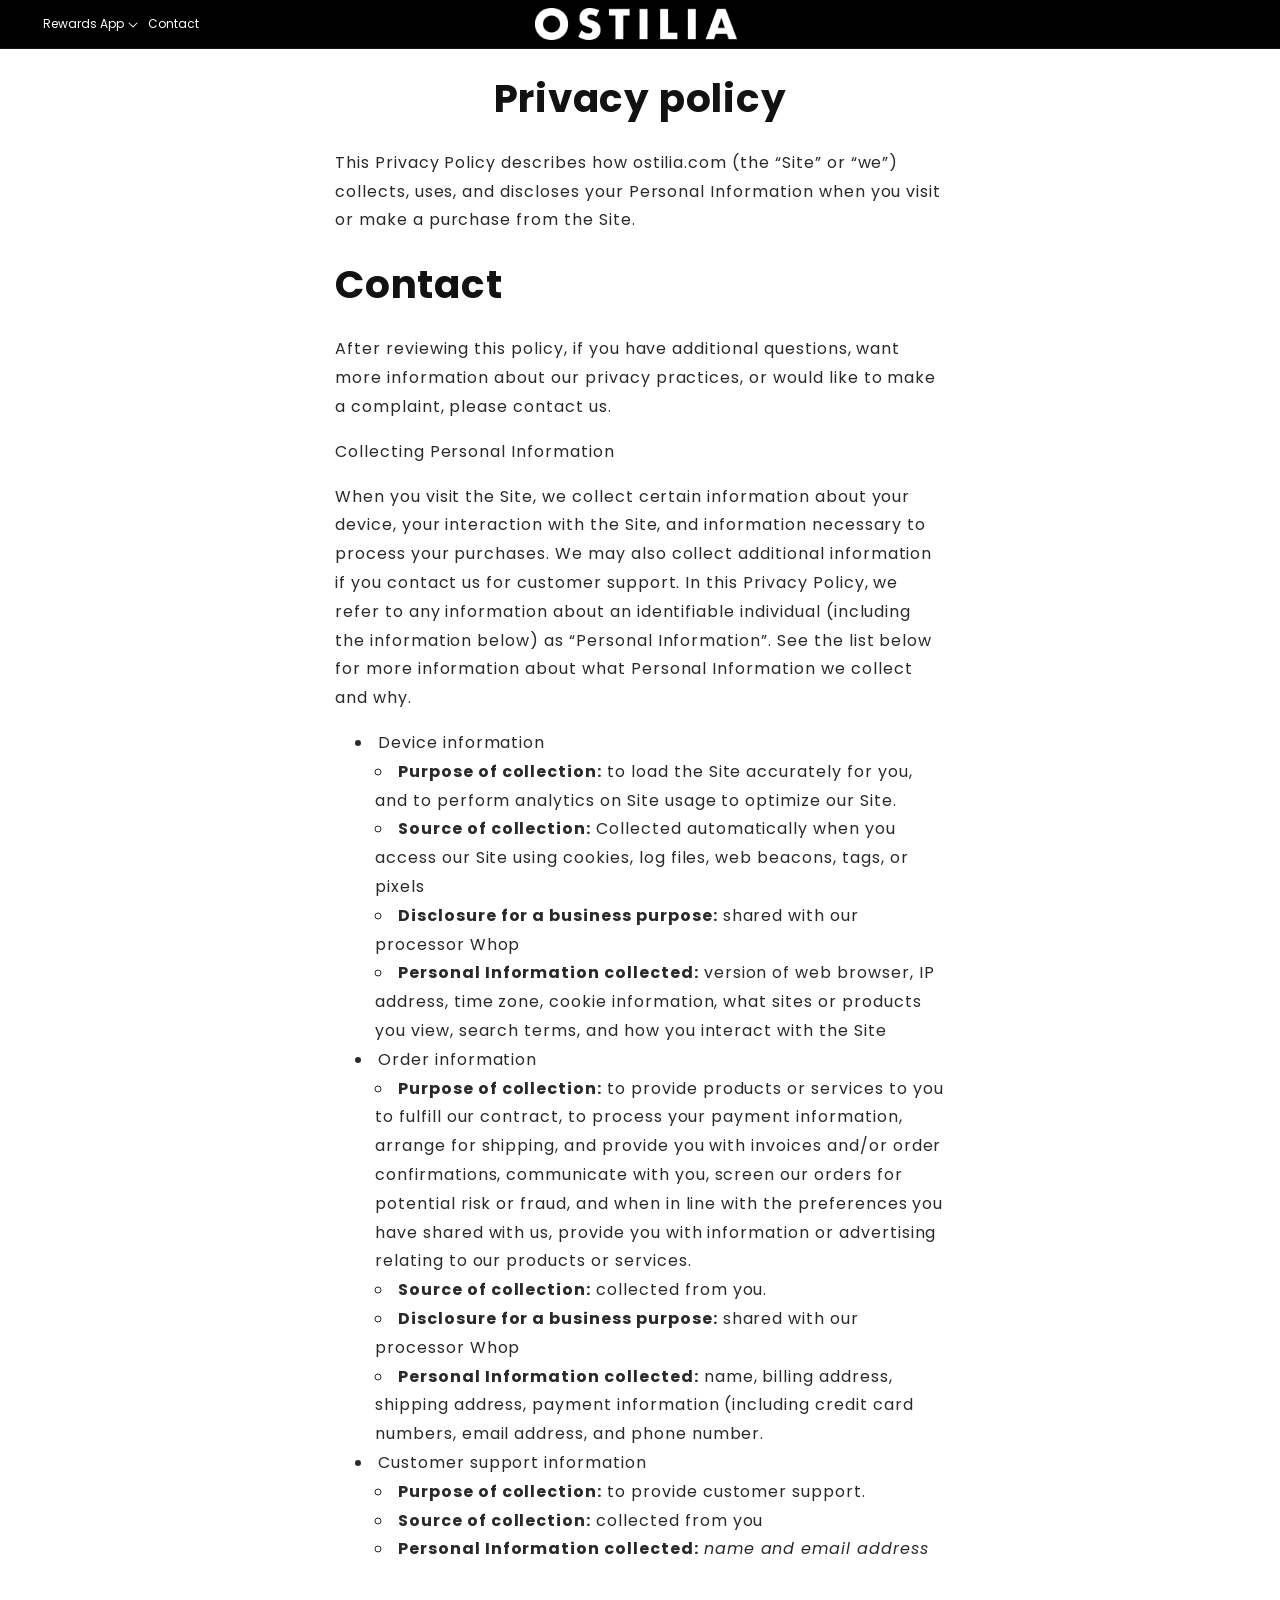
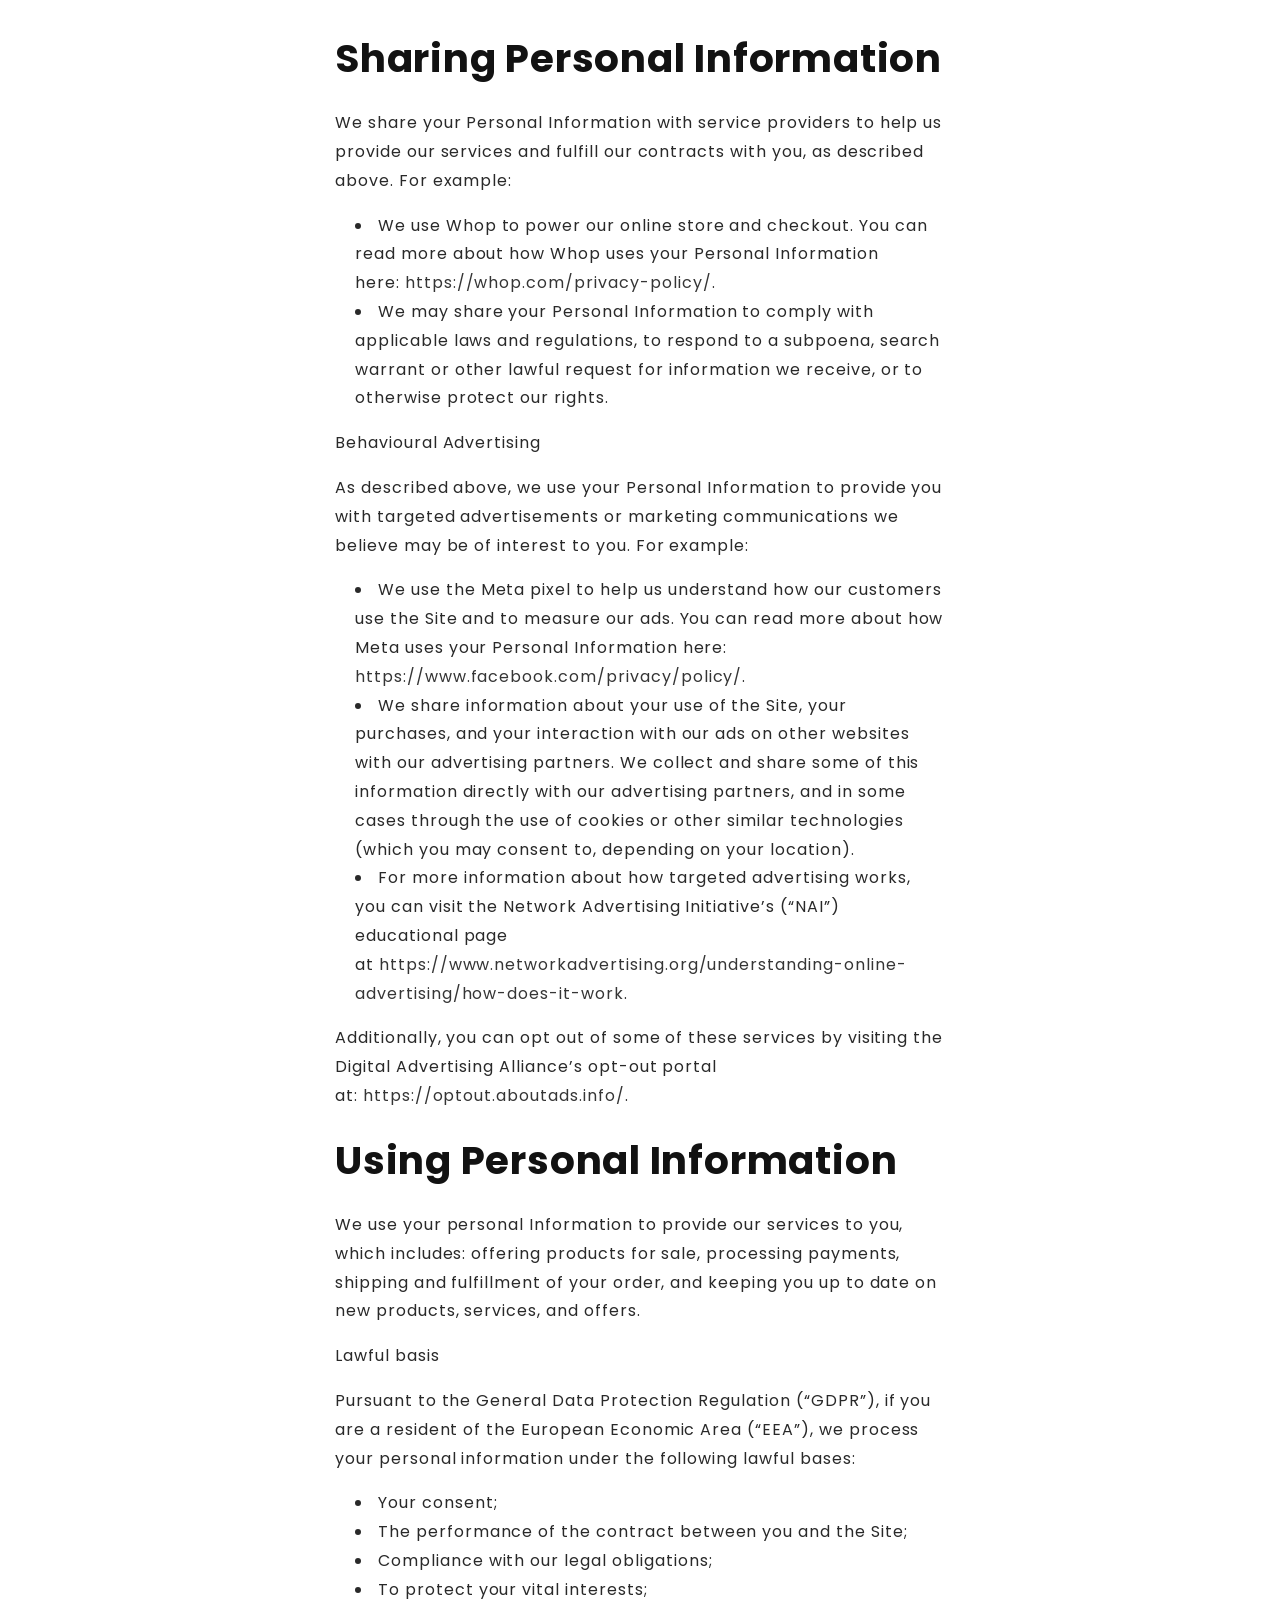
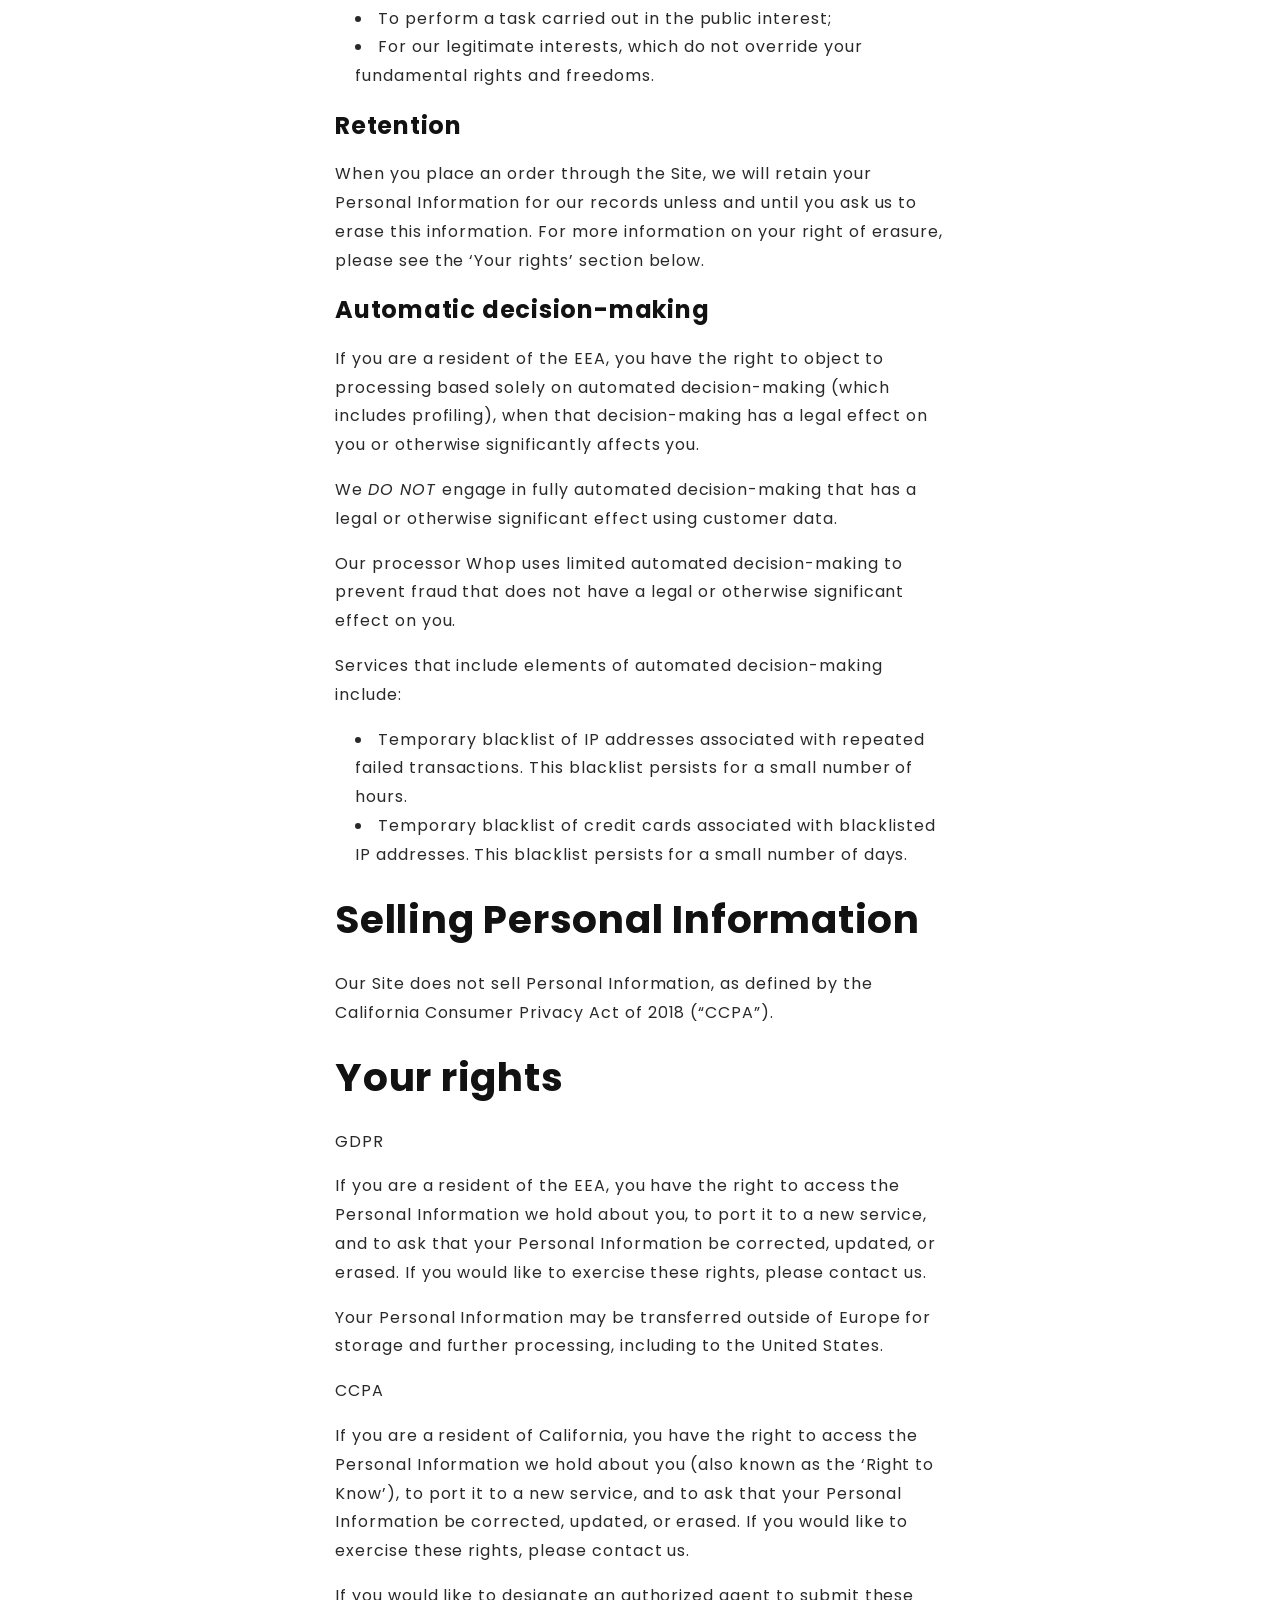
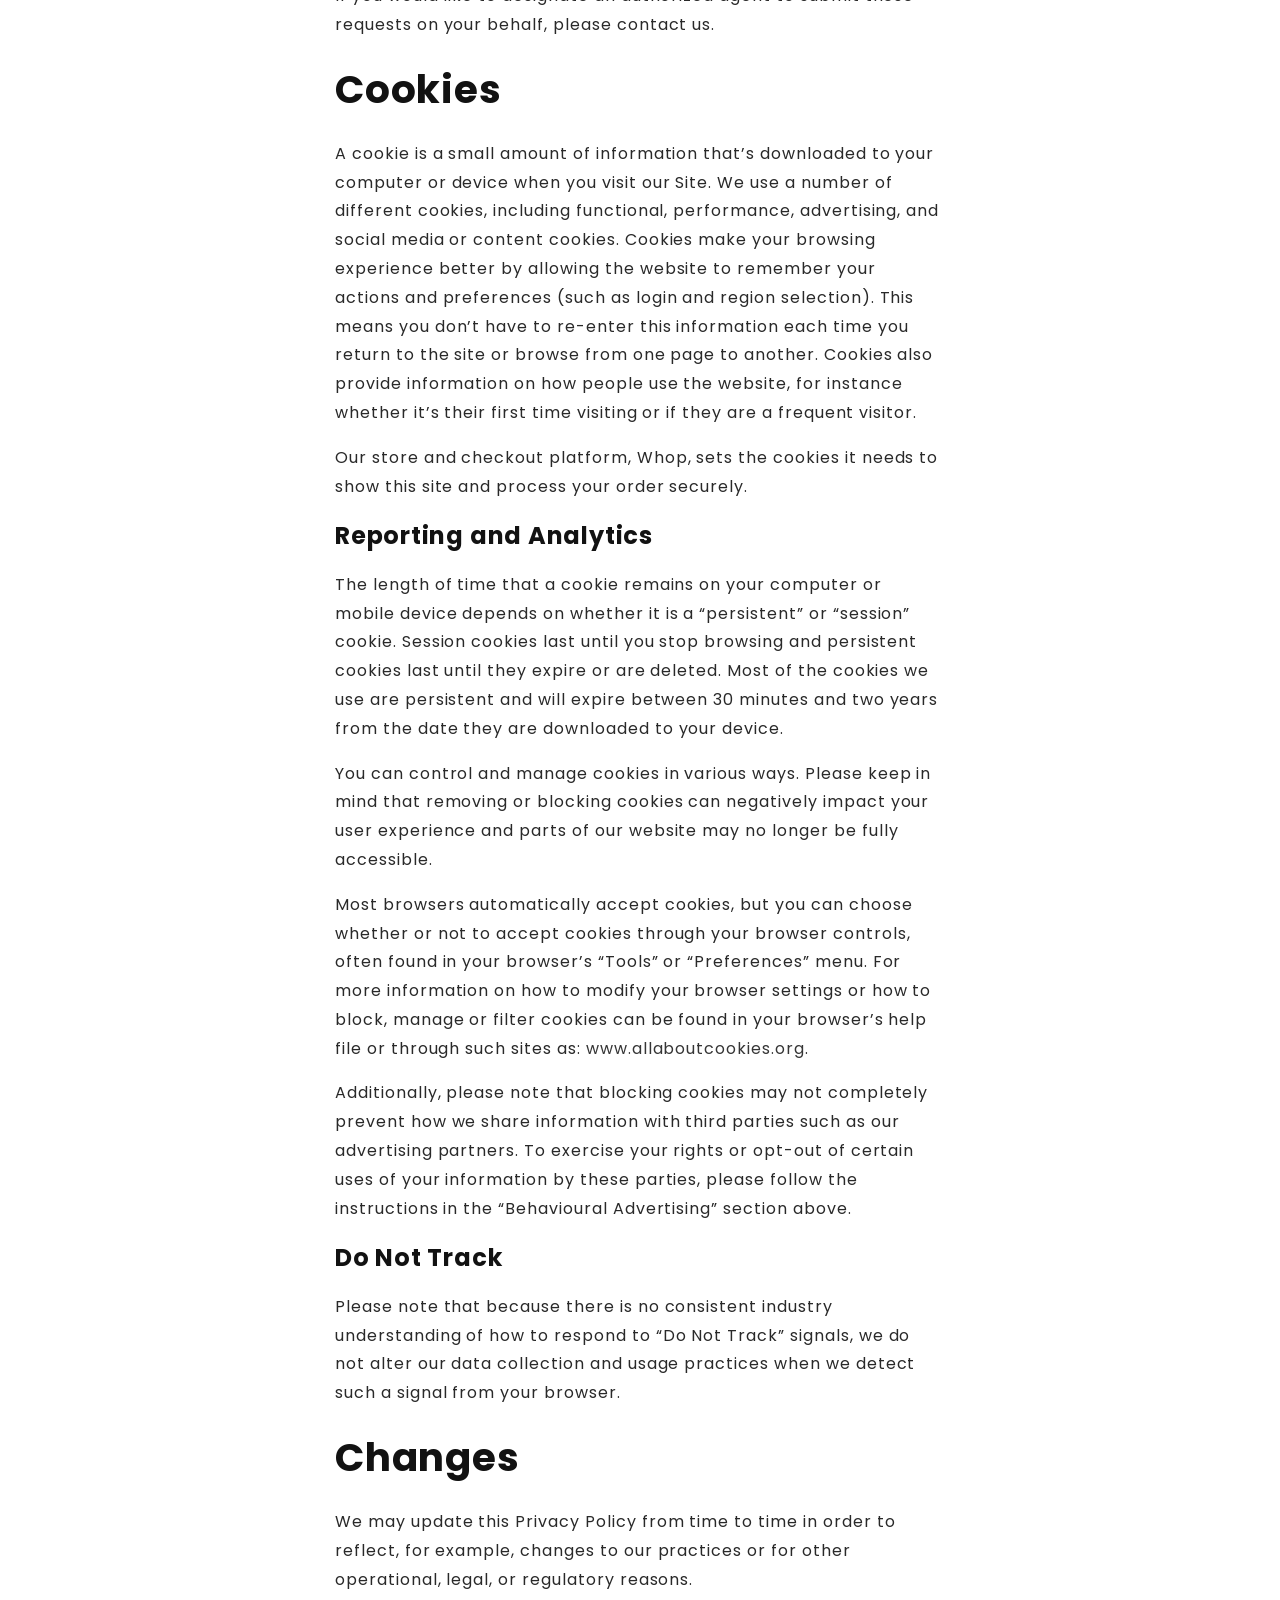
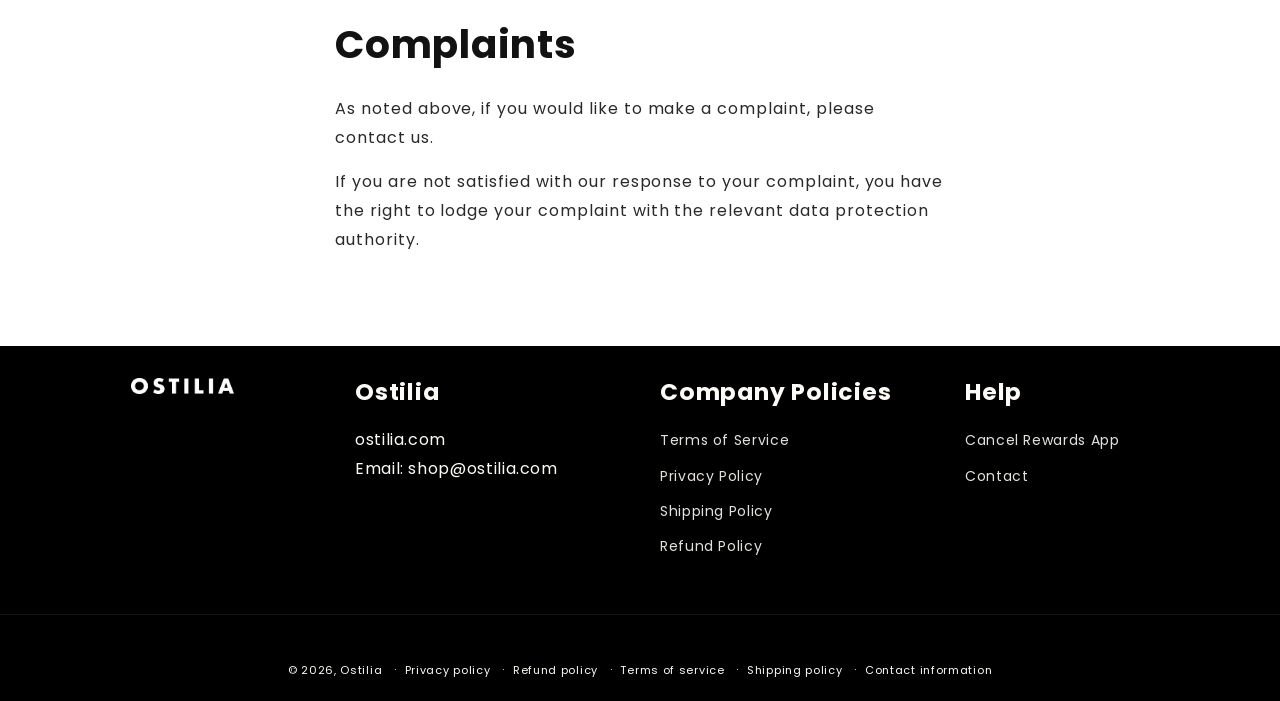
<file: policies/privacy-policy/index.html>
<!DOCTYPE html>
<html class="js" lang="en"><head><meta charset="utf-8"/><meta content="width=device-width, initial-scale=1" name="viewport"/><link data-precedence="default" href="/os/theme/pol_privacy.css" rel="stylesheet"/><title>Privacy policy – Ostilia</title><meta content="noindex,follow" name="robots"/><meta content="https://ostilia.com/policies/privacy-policy" property="og:url"/><meta content="Ostilia" property="og:site_name"/><meta content="Ostilia privacy policy." name="description"/><meta content="Privacy policy – Ostilia" property="og:title"/><meta content="Ostilia privacy policy." property="og:description"/><meta content="website" property="og:type"/><meta content="light" name="color-scheme"/><link href="https://ostilia.com/policies/privacy-policy" rel="canonical"/><link href="/os/brand/favicon.png" rel="icon" sizes="192x192" type="image/png"/><link href="/os/brand/favicon.png" rel="apple-touch-icon" sizes="192x192"/><style>@media (max-width:999px){html:not([data-rdy]) .lz{display:none!important}}</style></head><body><!--$--><div class="gradient link-btns--glow action-btns--glow" style="--header-height:97px;--screen-height:900px"><a class="skip-to-content-link button visually-hidden" href="/">
      Skip to content
    </a>
<div class="shopify-section shopify-section-group-header-group section-header" id="shopify-section-sections--19456415957045__header">
<svg class="hidden" xmlns="http://www.w3.org/2000/svg">
<symbol fill="none" id="icon-search" viewbox="0 0 18 19">
<path clip-rule="evenodd" d="M11.03 11.68A5.784 5.784 0 112.85 3.5a5.784 5.784 0 018.18 8.18zm.26 1.12a6.78 6.78 0 11.72-.7l5.4 5.4a.5.5 0 11-.71.7l-5.41-5.4z" fill="currentColor" fill-rule="evenodd"></path>
</symbol>
<symbol class="icon icon-close" fill="none" id="icon-reset" stroke="currentColor" viewbox="0 0 18 18">
<circle cx="9" cy="9" r="8.5" stroke-opacity="0.2"></circle>
<path d="M6.82972 6.82915L1.17193 1.17097" stroke-linecap="round" stroke-linejoin="round" transform="translate(5 5)"></path>
<path d="M1.22896 6.88502L6.77288 1.11523" stroke-linecap="round" stroke-linejoin="round" transform="translate(5 5)"></path>
</symbol>
<symbol class="icon icon-close" fill="none" id="icon-close" viewbox="0 0 18 17">
<path d="M.865 15.978a.5.5 0 00.707.707l7.433-7.431 7.579 7.282a.501.501 0 00.846-.37.5.5 0 00-.153-.351L9.712 8.546l7.417-7.416a.5.5 0 10-.707-.708L8.991 7.853 1.413.573a.5.5 0 10-.693.72l7.563 7.268-7.418 7.417z" fill="currentColor">
</path></symbol>
</svg>
<style>.section-header .header-wrapper,.section-header .menu-drawer,.section-header .menu-drawer__submenu,.section-header .header__submenu{--color-foreground:255,255,255;--color-background:0,0,0;--gradient-background:#000000;background:#000000;color:#fff}.section-header .header__menu-item,.section-header .header__icon,.section-header .menu-drawer__menu-item,.section-header .menu-drawer__close-button,.section-header .menu-drawer__title{color:#fff}.section-header .header__heading-logo{filter:brightness(0) invert(1)}.section-header .header__submenu{border-color:rgba(255,255,255,.18);width:max-content;min-width:20rem}.section-header .header__inline-menu .header__menu-item{white-space:nowrap}@media (min-width:1200px){.section-header .header__inline-menu .list-menu--inline{flex-wrap:nowrap}.section-header .header .header__heading-link{max-width:21rem}.section-header .header__inline-menu .header__menu-item--main{padding-left:.5rem;padding-right:.5rem;font-size:1.2rem;letter-spacing:0}.section-header .header__inline-menu details>.header__menu-item--main{padding-right:1.9rem}.section-header .header__inline-menu details>.header__menu-item--main .icon-caret{right:.5rem}}@media (min-width:1366px){.section-header .header__inline-menu .header__menu-item--main{padding-left:.7rem;padding-right:.7rem;font-size:1.3rem;letter-spacing:.02rem}.section-header .header__inline-menu details>.header__menu-item--main{padding-right:2.2rem}.section-header .header__inline-menu details>.header__menu-item--main .icon-caret{right:.6rem}}@media (min-width:1440px){.section-header .header__inline-menu .header__menu-item--main{padding-left:.75rem;padding-right:.75rem;font-size:1.35rem;letter-spacing:.03rem}.section-header .header__inline-menu details>.header__menu-item--main{padding-right:2.3rem}}</style><sticky-header class="header-wrapper color-background-1 gradient header-wrapper--border-bottom" data-sticky-type="on-scroll-up">
<header class="header header--middle-center header--mobile-center page-width header--has-menu"><header-drawer data-breakpoint="tablet" data-desktop-type="dropdown">
<details class="menu-drawer-container" id="Details-menu-drawer-container">
<summary aria-controls="menu-drawer" aria-expanded="false" aria-label="Menu" class="header__icon header__icon--menu header__icon--summary link focus-inset" role="button">
<span>
<svg aria-hidden="true" class="icon icon-hamburger" fill="none" focusable="false" viewbox="0 0 18 16" xmlns="http://www.w3.org/2000/svg">
<path d="M1 .5a.5.5 0 100 1h15.71a.5.5 0 000-1H1zM.5 8a.5.5 0 01.5-.5h15.71a.5.5 0 010 1H1A.5.5 0 01.5 8zm0 7a.5.5 0 01.5-.5h15.71a.5.5 0 010 1H1a.5.5 0 01-.5-.5z" fill="currentColor">
</path></svg>
<svg aria-hidden="true" class="icon icon-close" fill="none" focusable="false" viewbox="0 0 18 17" xmlns="http://www.w3.org/2000/svg">
<path d="M.865 15.978a.5.5 0 00.707.707l7.433-7.431 7.579 7.282a.501.501 0 00.846-.37.5.5 0 00-.153-.351L9.712 8.546l7.417-7.416a.5.5 0 10-.707-.708L8.991 7.853 1.413.573a.5.5 0 10-.693.72l7.563 7.268-7.418 7.417z" fill="currentColor">
</path></svg>
</span>
</summary>
<div class="gradient menu-drawer motion-reduce color-background-1" id="menu-drawer" tabindex="-1">
<div class="menu-drawer__inner-container">
<div class="menu-drawer__mobile-content menu-drawer__title-and-close-btn">
<h3 class="menu-drawer__title">Menu</h3>
<button class="menu-drawer__close-btn menu-drawer__close-menu-btn header__icon header__icon--menu header__icon--summary link focus-inset">
<svg aria-hidden="true" class="icon icon-close" fill="none" focusable="false" viewbox="0 0 18 17" xmlns="http://www.w3.org/2000/svg">
<path d="M.865 15.978a.5.5 0 00.707.707l7.433-7.431 7.579 7.282a.501.501 0 00.846-.37.5.5 0 00-.153-.351L9.712 8.546l7.417-7.416a.5.5 0 10-.707-.708L8.991 7.853 1.413.573a.5.5 0 10-.693.72l7.563 7.268-7.418 7.417z" fill="currentColor">
</path></svg>
</button>
</div>
<div class="menu-drawer__navigation-container">
<nav class="menu-drawer__navigation">
<ul class="menu-drawer__menu has-submenu list-menu" role="list"><li class="lz"><details id="Details-menu-drawer-menu-item-3"><summary class="menu-drawer__menu-item list-menu__item link link--text focus-inset">Rewards App<svg aria-hidden="true" class="icon icon-arrow" fill="none" focusable="false" viewbox="0 0 14 10" xmlns="http://www.w3.org/2000/svg"><path clip-rule="evenodd" d="M8.537.808a.5.5 0 01.817-.162l4 4a.5.5 0 010 .708l-4 4a.5.5 0 11-.708-.708L11.793 5.5H1a.5.5 0 010-1h10.793L8.646 1.354a.5.5 0 01-.109-.546z" fill="currentColor" fill-rule="evenodd"></path></svg><svg aria-hidden="true" class="icon icon-caret" focusable="false" viewbox="0 0 10 6"><path clip-rule="evenodd" d="M9.354.646a.5.5 0 00-.708 0L5 4.293 1.354.646a.5.5 0 00-.708.708l4 4a.5.5 0 00.708 0l4-4a.5.5 0 000-.708z" fill="currentColor" fill-rule="evenodd"></path></svg></summary><div class="menu-drawer__submenu has-submenu gradient motion-reduce" id="link-rewards-app" tabindex="-1"><div class="menu-drawer__inner-submenu"><button aria-expanded="true" class="menu-drawer__close-button link link--text focus-inset"><svg aria-hidden="true" class="icon icon-arrow" fill="none" focusable="false" viewbox="0 0 14 10" xmlns="http://www.w3.org/2000/svg"><path clip-rule="evenodd" d="M8.537.808a.5.5 0 01.817-.162l4 4a.5.5 0 010 .708l-4 4a.5.5 0 11-.708-.708L11.793 5.5H1a.5.5 0 010-1h10.793L8.646 1.354a.5.5 0 01-.109-.546z" fill="currentColor" fill-rule="evenodd"></path></svg>Rewards App</button><ul class="menu-drawer__menu list-menu" role="list" tabindex="-1"><li><a class="menu-drawer__menu-item link link--text list-menu__item focus-inset" href="mailto:shop@ostilia.com?subject=Cancel%20Rewards%20App">Cancel Rewards App</a></li></ul></div></div></details></li><li><a class="menu-drawer__menu-item list-menu__item link link--text focus-inset" href="/">Contact</a></li></ul>
</nav>
<div class="menu-drawer__utility-links"><ul class="list list-social list-unstyled" role="list"></ul>
</div>
</div>
</div>
</div>
</details>
</header-drawer>
<nav class="header__inline-menu">
<ul class="list-menu list-menu--inline" role="list"><li class="lz"><header-menu><details id="Details-HeaderMenu-3"><summary class="header__menu-item header__menu-item--main list-menu__item link focus-inset"><span>Rewards App</span><svg aria-hidden="true" class="icon icon-caret" focusable="false" viewbox="0 0 10 6"><path clip-rule="evenodd" d="M9.354.646a.5.5 0 00-.708 0L5 4.293 1.354.646a.5.5 0 00-.708.708l4 4a.5.5 0 00.708 0l4-4a.5.5 0 000-.708z" fill="currentColor" fill-rule="evenodd"></path></svg></summary><ul class="header__submenu list-menu list-menu--disclosure gradient caption-large motion-reduce global-settings-popup" id="HeaderMenu-MenuList-3" role="list" tabindex="-1"><li><a class="header__menu-item list-menu__item link link--text focus-inset caption-large" href="mailto:shop@ostilia.com?subject=Cancel%20Rewards%20App">Cancel Rewards App</a></li></ul></details></header-menu></li><li><a class="header__menu-item header__menu-item--main list-menu__item link link--text focus-inset" href="/"><span>Contact</span></a></li></ul>
</nav>
<a class="header__heading-link link link--text focus-inset media media--transparent ratio" href="/" style="--ratio-percent: 15.41%"><img alt="Ostilia" class="header__heading-logo header__heading-logo--main" height="31" src="/os/brand/ostilia-wordmark.png" width="200"/>
</a><div class="header__icons">

</div>
</header>
</sticky-header>
</div>
<main class="content-for-layout focus-none" id="MainContent" role="main" tabindex="-1">
<div class="shopify-policy__container">
<div class="shopify-policy__title">
<h1>Privacy policy</h1>
</div>
<div class="shopify-policy__body">
<div class="rte">
<p><span style="font-weight:400;">This Privacy Policy describes how ostilia.com (the “Site” or “we”) collects, uses, and discloses your Personal Information when you visit or make a purchase from the Site.</span></p>
<h1><b>Contact</b></h1>
<p><span style="font-weight:400;">After reviewing this policy, if you have additional questions, want more information about our privacy practices, or would like to make a complaint, please contact us.</span></p>
<p><span style="font-weight:400;">Collecting Personal Information</span></p>
<p><span style="font-weight:400;">When you visit the Site, we collect certain information about your device, your interaction with the Site, and information necessary to process your purchases. We may also collect additional information if you contact us for customer support. In this Privacy Policy, we refer to any information about an identifiable individual (including the information below) as “Personal Information”. See the list below for more information about what Personal Information we collect and why.</span></p>
<ul>
<li style="font-weight:400;"><span style="font-weight:400;">Device information</span></li>
<ul>
<li style="font-weight:400;">
<b>Purpose of collection:</b><span style="font-weight:400;"><span> </span>to load the Site accurately for you, and to perform analytics on Site usage to optimize our Site.</span>
</li>
<li style="font-weight:400;">
<b>Source of collection:</b><span style="font-weight:400;"><span> </span>Collected automatically when you access our Site using cookies, log files, web beacons, tags, or pixels</span>
</li>
<li style="font-weight:400;">
<b>Disclosure for a business purpose:</b><span style="font-weight:400;"><span> </span>shared with our processor Whop </span>
</li>
<li style="font-weight:400;">
<b>Personal Information collected:</b><span style="font-weight:400;"><span> </span>version of web browser, IP address, time zone, cookie information, what sites or products you view, search terms, and how you interact with the Site </span>
</li>
</ul>
<li style="font-weight:400;"><span style="font-weight:400;">Order information</span></li>
<ul>
<li style="font-weight:400;">
<b>Purpose of collection:</b><span style="font-weight:400;"><span> </span>to provide products or services to you to fulfill our contract, to process your payment information, arrange for shipping, and provide you with invoices and/or order confirmations, communicate with you, screen our orders for potential risk or fraud, and when in line with the preferences you have shared with us, provide you with information or advertising relating to our products or services.</span>
</li>
<li style="font-weight:400;">
<b>Source of collection:</b><span style="font-weight:400;"><span> </span>collected from you.</span>
</li>
<li style="font-weight:400;">
<b>Disclosure for a business purpose:</b><span style="font-weight:400;"><span> </span>shared with our processor Whop </span>
</li>
<li style="font-weight:400;">
<b>Personal Information collected:</b><span style="font-weight:400;"><span> </span>name, billing address, shipping address, payment information (including credit card numbers, email address, and phone number.</span>
</li>
</ul>
<li style="font-weight:400;"><span style="font-weight:400;">Customer support information</span></li>
<ul>
<li style="font-weight:400;">
<b>Purpose of collection:</b><span style="font-weight:400;"><span> </span>to provide customer support.</span>
</li>
<li style="font-weight:400;">
<b>Source of collection:</b><span style="font-weight:400;"><span> </span>collected from you</span>
</li>
<li style="font-weight:400;">
<b>Personal Information collected:</b><span> </span><i><span style="font-weight:400;">name and email address</span></i>
</li>
</ul>
</ul>
<p><span style="font-weight:400;"> </span></p>
<h1><b>Sharing Personal Information</b></h1>
<p><span style="font-weight:400;">We share your Personal Information with service providers to help us provide our services and fulfill our contracts with you, as described above. For example:</span></p>
<ul>
<li style="font-weight:400;">
<span style="font-weight:400;">We use Whop to power our online store and checkout. You can read more about how Whop uses your Personal Information here:<span> </span></span><a href="https://whop.com/privacy-policy/" rel="noreferrer noopener" target="_blank"><span style="font-weight:400;">https://whop.com/privacy-policy/</span></a><span style="font-weight:400;">.</span>
</li>
<li style="font-weight:400;"><span style="font-weight:400;">We may share your Personal Information to comply with applicable laws and regulations, to respond to a subpoena, search warrant or other lawful request for information we receive, or to otherwise protect our rights.</span></li>
</ul>
<p><span style="font-weight:400;">Behavioural Advertising</span></p>
<p><span style="font-weight:400;">As described above, we use your Personal Information to provide you with targeted advertisements or marketing communications we believe may be of interest to you. For example:</span></p>
<ul>
<li style="font-weight:400;">
<span style="font-weight:400;">We use the Meta pixel to help us understand how our customers use the Site and to measure our ads. You can read more about how Meta uses your Personal Information here:<span> </span></span><a href="https://www.facebook.com/privacy/policy/" rel="noreferrer noopener" target="_blank"><span style="font-weight:400;">https://www.facebook.com/privacy/policy/</span></a><span style="font-weight:400;">.</span>
</li>
<li style="font-weight:400;"><span style="font-weight:400;">We share information about your use of the Site, your purchases, and your interaction with our ads on other websites with our advertising partners. We collect and share some of this information directly with our advertising partners, and in some cases through the use of cookies or other similar technologies (which you may consent to, depending on your location).</span></li>
<li style="font-weight:400;">
<span style="font-weight:400;">For more information about how targeted advertising works, you can visit the Network Advertising Initiative’s (“NAI”) educational page at<span> </span></span><a href="https://www.networkadvertising.org/understanding-online-advertising/how-does-it-work" rel="noreferrer noopener" target="_blank"><span style="font-weight:400;">https://www.networkadvertising.org/understanding-online-advertising/how-does-it-work</span></a><span style="font-weight:400;">.</span>
</li>
</ul>
<p><span style="font-weight:400;">Additionally, you can opt out of some of these services by visiting the Digital Advertising Alliance’s opt-out portal at:<span> </span></span><a href="https://optout.aboutads.info/" rel="noreferrer noopener" target="_blank"><span style="font-weight:400;">https://optout.aboutads.info/</span></a><span style="font-weight:400;">.</span></p>
<h1><b>Using Personal Information</b></h1>
<p><span style="font-weight:400;">We use your personal Information to provide our services to you, which includes: offering products for sale, processing payments, shipping and fulfillment of your order, and keeping you up to date on new products, services, and offers.</span></p>
<p><span style="font-weight:400;">Lawful basis</span></p>
<p><span style="font-weight:400;">Pursuant to the General Data Protection Regulation (“GDPR”), if you are a resident of the European Economic Area (“EEA”), we process your personal information under the following lawful bases:</span></p>
<ul>
<li style="font-weight:400;"><span style="font-weight:400;">Your consent;</span></li>
<li style="font-weight:400;"><span style="font-weight:400;">The performance of the contract between you and the Site;</span></li>
<li style="font-weight:400;"><span style="font-weight:400;">Compliance with our legal obligations;</span></li>
<li style="font-weight:400;"><span style="font-weight:400;">To protect your vital interests;</span></li>
<li style="font-weight:400;"><span style="font-weight:400;">To perform a task carried out in the public interest;</span></li>
<li style="font-weight:400;"><span style="font-weight:400;">For our legitimate interests, which do not override your fundamental rights and freedoms.</span></li>
</ul>
<h2><b>Retention</b></h2>
<p><span style="font-weight:400;">When you place an order through the Site, we will retain your Personal Information for our records unless and until you ask us to erase this information. For more information on your right of erasure, please see the ‘Your rights’ section below.</span></p>
<h2><b>Automatic decision-making</b></h2>
<p><span style="font-weight:400;">If you are a resident of the EEA, you have the right to object to processing based solely on automated decision-making (which includes profiling), when that decision-making has a legal effect on you or otherwise significantly affects you.</span></p>
<p><span style="font-weight:400;">We<span> </span></span><i><span style="font-weight:400;">DO NOT<span> </span></span></i><span style="font-weight:400;">engage in fully automated decision-making that has a legal or otherwise significant effect using customer data.</span></p>
<p><span style="font-weight:400;">Our processor Whop uses limited automated decision-making to prevent fraud that does not have a legal or otherwise significant effect on you.</span></p>
<p><span style="font-weight:400;">Services that include elements of automated decision-making include:</span></p>
<ul>
<li style="font-weight:400;"><span style="font-weight:400;">Temporary blacklist of IP addresses associated with repeated failed transactions. This blacklist persists for a small number of hours.</span></li>
<li style="font-weight:400;"><span style="font-weight:400;">Temporary blacklist of credit cards associated with blacklisted IP addresses. This blacklist persists for a small number of days.</span></li>
</ul>
<h1><b>Selling Personal Information</b></h1>
<p><span style="font-weight:400;">Our Site does not sell Personal Information, as defined by the California Consumer Privacy Act of 2018 (“CCPA”).</span></p>
<h1><b>Your rights</b></h1>
<p><span style="font-weight:400;">GDPR</span></p>
<p><span style="font-weight:400;">If you are a resident of the EEA, you have the right to access the Personal Information we hold about you, to port it to a new service, and to ask that your Personal Information be corrected, updated, or erased. If you would like to exercise these rights, please contact us.</span></p>
<p><span style="font-weight:400;">Your Personal Information may be transferred outside of Europe for storage and further processing, including to the United States.</span></p>
<p><span style="font-weight:400;">CCPA</span></p>
<p><span style="font-weight:400;">If you are a resident of California, you have the right to access the Personal Information we hold about you (also known as the ‘Right to Know’), to port it to a new service, and to ask that your Personal Information be corrected, updated, or erased. If you would like to exercise these rights, please contact us. </span></p>
<p><span style="font-weight:400;">If you would like to designate an authorized agent to submit these requests on your behalf, please contact us.</span></p>
<h1><b>Cookies</b></h1>
<p><span style="font-weight:400;">A cookie is a small amount of information that’s downloaded to your computer or device when you visit our Site. We use a number of different cookies, including functional, performance, advertising, and social media or content cookies. Cookies make your browsing experience better by allowing the website to remember your actions and preferences (such as login and region selection). This means you don’t have to re-enter this information each time you return to the site or browse from one page to another. Cookies also provide information on how people use the website, for instance whether it’s their first time visiting or if they are a frequent visitor.</span></p>
<p><span style="font-weight:400;">Our store and checkout platform, Whop, sets the cookies it needs to show this site and process your order securely.</span></p>
<h2><b>Reporting and Analytics</b></h2>
<p><span style="font-weight:400;">The length of time that a cookie remains on your computer or mobile device depends on whether it is a “persistent” or “session” cookie. Session cookies last until you stop browsing and persistent cookies last until they expire or are deleted. Most of the cookies we use are persistent and will expire between 30 minutes and two years from the date they are downloaded to your device.</span></p>
<p><span style="font-weight:400;">You can control and manage cookies in various ways. Please keep in mind that removing or blocking cookies can negatively impact your user experience and parts of our website may no longer be fully accessible.</span></p>
<p><span style="font-weight:400;">Most browsers automatically accept cookies, but you can choose whether or not to accept cookies through your browser controls, often found in your browser’s “Tools” or “Preferences” menu. For more information on how to modify your browser settings or how to block, manage or filter cookies can be found in your browser’s help file or through such sites as:<span> </span></span><a href="https://www.allaboutcookies.org/" rel="noreferrer noopener" target="_blank"><span style="font-weight:400;">www.allaboutcookies.org</span></a><span style="font-weight:400;">.</span></p>
<p><span style="font-weight:400;">Additionally, please note that blocking cookies may not completely prevent how we share information with third parties such as our advertising partners. To exercise your rights or opt-out of certain uses of your information by these parties, please follow the instructions in the “Behavioural Advertising” section above.</span></p>
<h2><b>Do Not Track</b></h2>
<p><span style="font-weight:400;">Please note that because there is no consistent industry understanding of how to respond to “Do Not Track” signals, we do not alter our data collection and usage practices when we detect such a signal from your browser.</span></p>
<h1><b>Changes</b></h1>
<p><span style="font-weight:400;">We may update this Privacy Policy from time to time in order to reflect, for example, changes to our practices or for other operational, legal, or regulatory reasons.</span></p>
<h1><b>Complaints</b></h1>
<p><span style="font-weight:400;">As noted above, if you would like to make a complaint, please contact us.</span></p>
<p><span style="font-weight:400;">If you are not satisfied with our response to your complaint, you have the right to lodge your complaint with the relevant data protection authority.</span></p>
<p><br/></p>
<h3 data-os-business-heading="" hidden=""><span style="font-weight:400;"><strong>Business Info</strong></span></h3>
<div data-os-business=""></div>
</div>
</div>
</div>
</main>
<div class="shopify-section shopify-section-group-footer-group" id="shopify-section-sections--19456415924277__footer">
<footer class="footer ostilia-store-footer">
<style>
.ostilia-store-footer {
  --color-foreground: 253, 251, 247;
  --color-background: 0, 0, 0;
  --grid-desktop-horizontal-spacing: 40px;
  --grid-mobile-horizontal-spacing: 20px;
  --font-heading-scale: 1.3;
  margin: 0;
  padding: 0 0 20px;
  background: #000000;
  color: #fdfbf7;
  font-family: Poppins, sans-serif;
  font-size: 16px;
  font-style: normal;
  font-weight: 400;
  line-height: 1.8;
  letter-spacing: .04em;
}
.ostilia-store-footer .store-footer-main { padding-top: 32px; border-bottom: 1px solid rgba(253,251,247,.08); }
.ostilia-store-footer .page-width { max-width: 1400px; margin: 0 auto; padding-left: 50px; padding-right: 50px; }
.ostilia-store-footer .footer-block__heading { color: #fdfbf7; font-family: Poppins, sans-serif; font-weight: 700; }
.ostilia-store-footer .rte a,
.ostilia-store-footer .rte a:visited,
.ostilia-store-footer .rte a:hover { color: #fdfbf7; }
.ostilia-store-footer .footer-block__image-wrapper { max-width: min(100%, 103px); border: 0; border-radius: 0; }
.ostilia-store-footer .footer-block__image-wrapper img { width: 100%; height: auto; border-radius: 0; filter: brightness(0) invert(1); }
.ostilia-store-footer .footer__content-bottom { border-top: 0; }
@media screen and (max-width: 749px) {
  .ostilia-store-footer { padding-bottom: 15px; font-size: 15px; }
  .ostilia-store-footer .store-footer-main { padding-top: 24px; }
  .ostilia-store-footer .page-width { padding-left: 15px; padding-right: 15px; }
}
</style>
<div class="store-footer-main">
<div class="footer__content-top page-width"><div class="footer__blocks-wrapper grid">
<div class="footer-block grid__item footer-block--desktop-3 footer-block--mobile-2">
<div class="footer-block__details-content footer-block-image center"><div class="footer-block__image-wrapper global-media-settings">
<img alt="Ostilia" height="176" loading="lazy" src="/os/brand/ostilia-wordmark.png" width="1142"/>
</div></div>
</div>
<div class="footer-block grid__item footer-block--desktop-3 footer-block--mobile-2">
<h2 class="footer-block__heading">Ostilia</h2>
<div class="footer-block__details-content rte"><p><a href="https://ostilia.com">ostilia.com</a><br/>Email: shop@ostilia.com</p></div>
</div>
<div class="footer-block grid__item footer-block--menu footer-block--desktop-3 footer-block--mobile-2">
<h2 class="footer-block__heading">Company Policies</h2>
<ul class="footer-block__details-content list-unstyled">
<li><a class="link link--text list-menu__item list-menu__item--link" href="/policies/terms-of-service">Terms of Service</a></li>
<li><a class="link link--text list-menu__item list-menu__item--link" href="/policies/privacy-policy">Privacy Policy</a></li>
<li><a class="link link--text list-menu__item list-menu__item--link" href="/policies/shipping-policy">Shipping Policy</a></li>
<li><a class="link link--text list-menu__item list-menu__item--link" href="/policies/refund-policy">Refund Policy</a></li>

</ul>
</div>
<div class="footer-block grid__item footer-block--menu footer-block--desktop-3 footer-block--mobile-2">
<h2 class="footer-block__heading">Help</h2>
<ul class="footer-block__details-content list-unstyled">
<li class="lz"><a class="link link--text list-menu__item list-menu__item--link" href="mailto:shop@ostilia.com?subject=Cancel%20Rewards%20App">Cancel Rewards App</a></li>

<li><a class="link link--text list-menu__item list-menu__item--link" href="/">Contact</a></li>

</ul>
</div>
</div></div>
</div>
<div class="footer__content-bottom">
<div class="footer__content-bottom-wrapper page-width"><div class="footer__column footer__localization isolate"></div><div class="footer__column footer__column--info"></div></div>
<div class="footer__content-bottom-wrapper page-width"><div class="footer__copyright caption">
<small class="copyright__content">© 2026, <a href="/">Ostilia</a></small>
<ul class="policies list-unstyled">
<li><small class="copyright__content"><a href="/policies/privacy-policy">Privacy policy</a></small></li>
<li><small class="copyright__content"><a href="/policies/refund-policy">Refund policy</a></small></li>
<li><small class="copyright__content"><a href="/policies/terms-of-service">Terms of service</a></small></li>
<li><small class="copyright__content"><a href="/policies/shipping-policy">Shipping policy</a></small></li>
<li><small class="copyright__content"><a href="/policies/contact-information">Contact information</a></small></li>
</ul>
</div></div>
</div>
</footer>
</div>
<ul hidden="">
<li id="a11y-refresh-page-message">Choosing a selection results in a full page refresh.</li>
<li id="a11y-new-window-message">Opens in a new window.</li>
</ul>
<div class="shopify-block shopify-app-block" id="shopify-block-Aa3VDWldqR2hLcjJYa__17931597366502870179">
</div><div class="shopify-block shopify-app-block" id="shopify-block-AbmR4ZVhWZXJvS2NJQ__2786716548061469553">
</div><div class="shopify-block shopify-app-block" id="shopify-block-ANGtrVkhGc2dNU1FHT__1143683040400472741">
</div>
<style>main .rte a,main .rte span{overflow-wrap:anywhere}@media (min-width:750px) and (max-width:989px){.card__heading,.card__heading a{font-size:1.25rem;letter-spacing:0;word-break:normal;overflow-wrap:normal}.icon-with-text .h4{font-size:1.15rem;letter-spacing:0;word-break:normal;overflow-wrap:normal}}@media (min-width:990px) and (max-width:1199px){.header__inline-menu .header__menu-item{padding-left:.7rem;padding-right:.7rem;font-size:1.25rem;letter-spacing:.02em;white-space:nowrap}}</style></div><!--/$--></body></html>
</file>
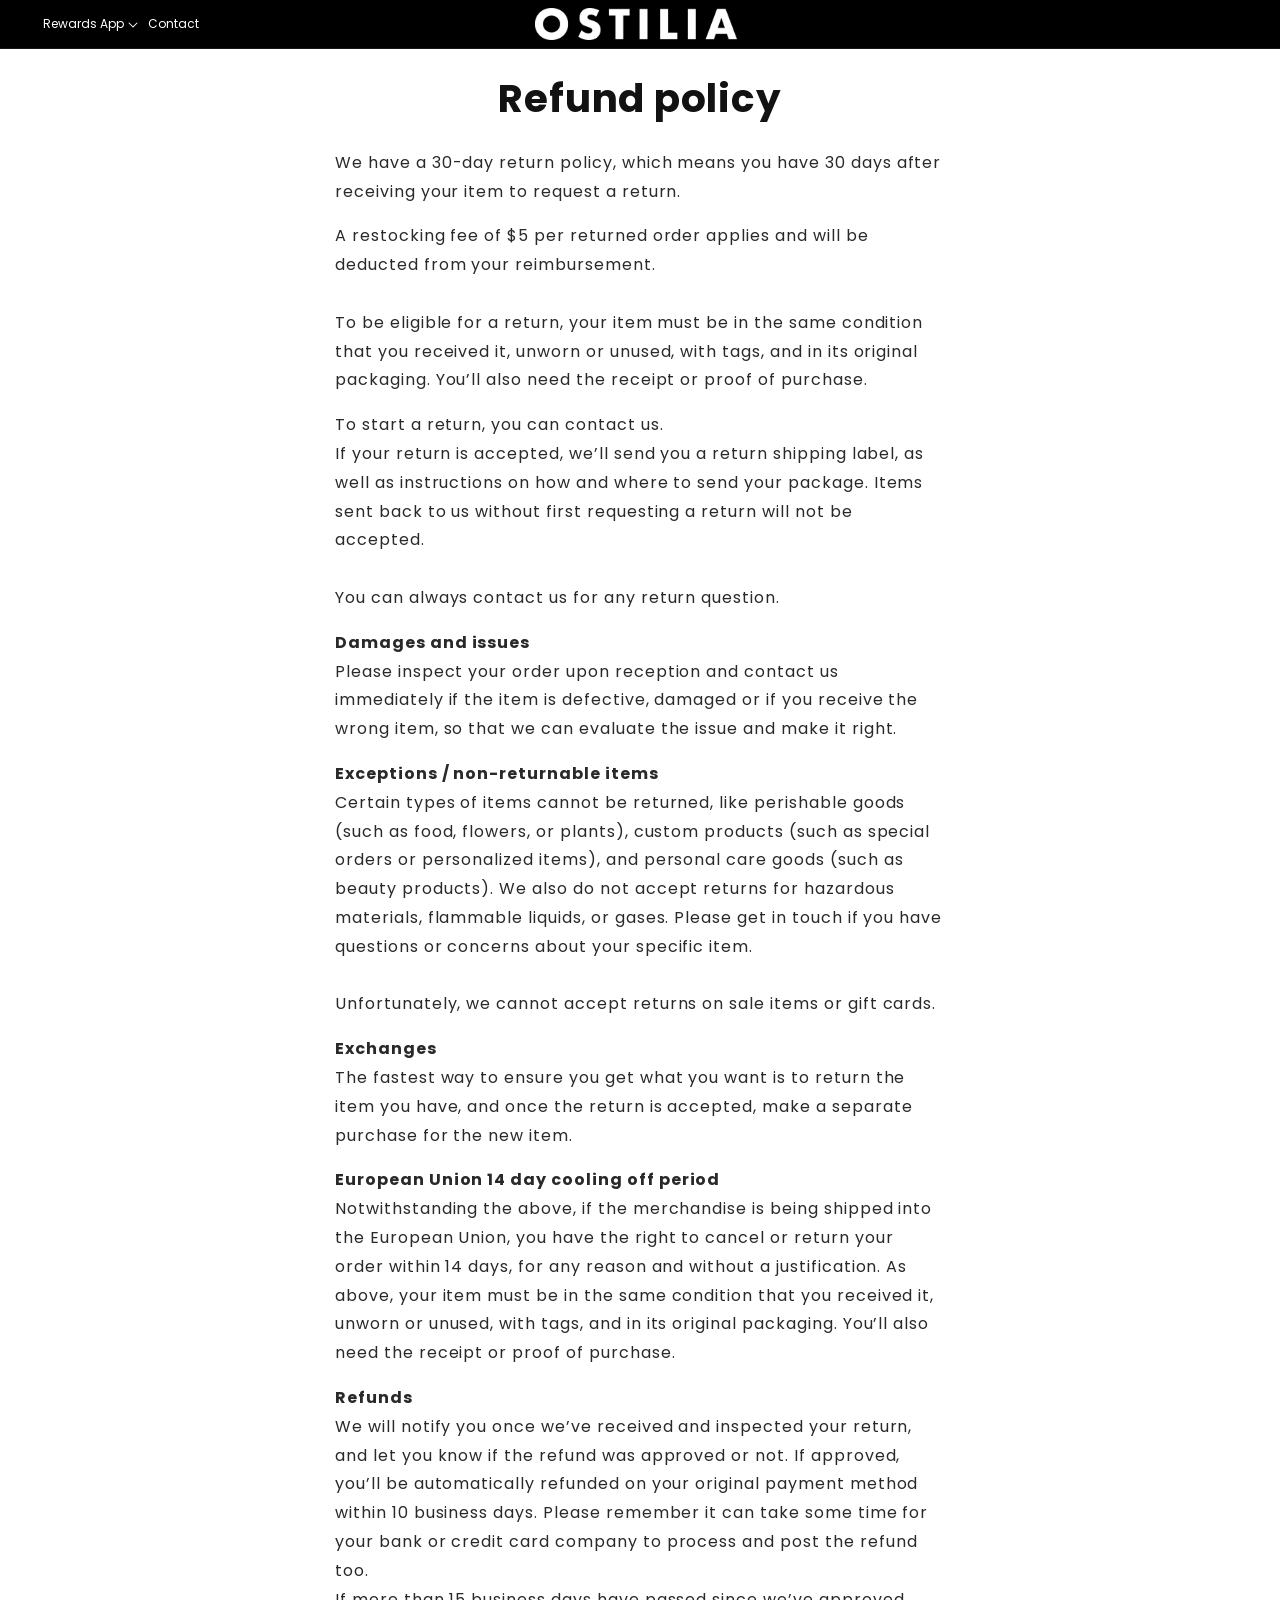
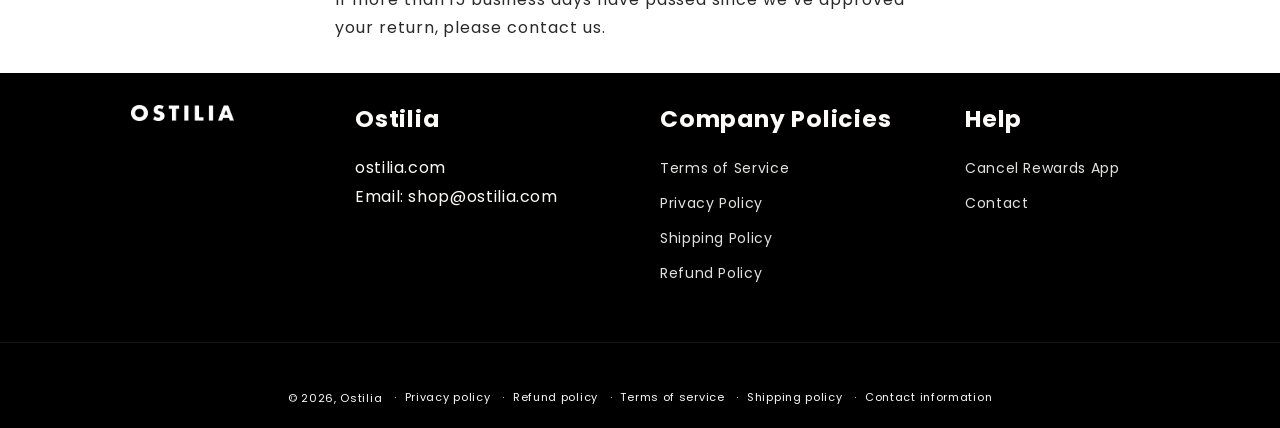
<file: policies/refund-policy/index.html>
<!DOCTYPE html>
<html class="js" lang="en"><head><meta charset="utf-8"/><meta content="width=device-width, initial-scale=1" name="viewport"/><link data-precedence="default" href="/os/theme/pol_refund.css" rel="stylesheet"/><title>Refund policy – Ostilia</title><meta content="noindex,follow" name="robots"/><meta content="https://ostilia.com/policies/refund-policy" property="og:url"/><meta content="Ostilia" property="og:site_name"/><meta content="Ostilia refund policy." name="description"/><meta content="Refund policy – Ostilia" property="og:title"/><meta content="Ostilia refund policy." property="og:description"/><meta content="website" property="og:type"/><meta content="light" name="color-scheme"/><link href="https://ostilia.com/policies/refund-policy" rel="canonical"/><link href="/os/brand/favicon.png" rel="icon" sizes="192x192" type="image/png"/><link href="/os/brand/favicon.png" rel="apple-touch-icon" sizes="192x192"/><style>@media (max-width:999px){html:not([data-rdy]) .lz{display:none!important}}</style></head><body><!--$--><div class="gradient link-btns--glow action-btns--glow" style="--header-height:97px;--screen-height:900px"><a class="skip-to-content-link button visually-hidden" href="/">
      Skip to content
    </a>
<div class="shopify-section shopify-section-group-header-group section-header" id="shopify-section-sections--19456415957045__header">
<svg class="hidden" xmlns="http://www.w3.org/2000/svg">
<symbol fill="none" id="icon-search" viewbox="0 0 18 19">
<path clip-rule="evenodd" d="M11.03 11.68A5.784 5.784 0 112.85 3.5a5.784 5.784 0 018.18 8.18zm.26 1.12a6.78 6.78 0 11.72-.7l5.4 5.4a.5.5 0 11-.71.7l-5.41-5.4z" fill="currentColor" fill-rule="evenodd"></path>
</symbol>
<symbol class="icon icon-close" fill="none" id="icon-reset" stroke="currentColor" viewbox="0 0 18 18">
<circle cx="9" cy="9" r="8.5" stroke-opacity="0.2"></circle>
<path d="M6.82972 6.82915L1.17193 1.17097" stroke-linecap="round" stroke-linejoin="round" transform="translate(5 5)"></path>
<path d="M1.22896 6.88502L6.77288 1.11523" stroke-linecap="round" stroke-linejoin="round" transform="translate(5 5)"></path>
</symbol>
<symbol class="icon icon-close" fill="none" id="icon-close" viewbox="0 0 18 17">
<path d="M.865 15.978a.5.5 0 00.707.707l7.433-7.431 7.579 7.282a.501.501 0 00.846-.37.5.5 0 00-.153-.351L9.712 8.546l7.417-7.416a.5.5 0 10-.707-.708L8.991 7.853 1.413.573a.5.5 0 10-.693.72l7.563 7.268-7.418 7.417z" fill="currentColor">
</path></symbol>
</svg>
<style>.section-header .header-wrapper,.section-header .menu-drawer,.section-header .menu-drawer__submenu,.section-header .header__submenu{--color-foreground:255,255,255;--color-background:0,0,0;--gradient-background:#000000;background:#000000;color:#fff}.section-header .header__menu-item,.section-header .header__icon,.section-header .menu-drawer__menu-item,.section-header .menu-drawer__close-button,.section-header .menu-drawer__title{color:#fff}.section-header .header__heading-logo{filter:brightness(0) invert(1)}.section-header .header__submenu{border-color:rgba(255,255,255,.18);width:max-content;min-width:20rem}.section-header .header__inline-menu .header__menu-item{white-space:nowrap}@media (min-width:1200px){.section-header .header__inline-menu .list-menu--inline{flex-wrap:nowrap}.section-header .header .header__heading-link{max-width:21rem}.section-header .header__inline-menu .header__menu-item--main{padding-left:.5rem;padding-right:.5rem;font-size:1.2rem;letter-spacing:0}.section-header .header__inline-menu details>.header__menu-item--main{padding-right:1.9rem}.section-header .header__inline-menu details>.header__menu-item--main .icon-caret{right:.5rem}}@media (min-width:1366px){.section-header .header__inline-menu .header__menu-item--main{padding-left:.7rem;padding-right:.7rem;font-size:1.3rem;letter-spacing:.02rem}.section-header .header__inline-menu details>.header__menu-item--main{padding-right:2.2rem}.section-header .header__inline-menu details>.header__menu-item--main .icon-caret{right:.6rem}}@media (min-width:1440px){.section-header .header__inline-menu .header__menu-item--main{padding-left:.75rem;padding-right:.75rem;font-size:1.35rem;letter-spacing:.03rem}.section-header .header__inline-menu details>.header__menu-item--main{padding-right:2.3rem}}</style><sticky-header class="header-wrapper color-background-1 gradient header-wrapper--border-bottom" data-sticky-type="on-scroll-up">
<header class="header header--middle-center header--mobile-center page-width header--has-menu"><header-drawer data-breakpoint="tablet" data-desktop-type="dropdown">
<details class="menu-drawer-container" id="Details-menu-drawer-container">
<summary aria-controls="menu-drawer" aria-expanded="false" aria-label="Menu" class="header__icon header__icon--menu header__icon--summary link focus-inset" role="button">
<span>
<svg aria-hidden="true" class="icon icon-hamburger" fill="none" focusable="false" viewbox="0 0 18 16" xmlns="http://www.w3.org/2000/svg">
<path d="M1 .5a.5.5 0 100 1h15.71a.5.5 0 000-1H1zM.5 8a.5.5 0 01.5-.5h15.71a.5.5 0 010 1H1A.5.5 0 01.5 8zm0 7a.5.5 0 01.5-.5h15.71a.5.5 0 010 1H1a.5.5 0 01-.5-.5z" fill="currentColor">
</path></svg>
<svg aria-hidden="true" class="icon icon-close" fill="none" focusable="false" viewbox="0 0 18 17" xmlns="http://www.w3.org/2000/svg">
<path d="M.865 15.978a.5.5 0 00.707.707l7.433-7.431 7.579 7.282a.501.501 0 00.846-.37.5.5 0 00-.153-.351L9.712 8.546l7.417-7.416a.5.5 0 10-.707-.708L8.991 7.853 1.413.573a.5.5 0 10-.693.72l7.563 7.268-7.418 7.417z" fill="currentColor">
</path></svg>
</span>
</summary>
<div class="gradient menu-drawer motion-reduce color-background-1" id="menu-drawer" tabindex="-1">
<div class="menu-drawer__inner-container">
<div class="menu-drawer__mobile-content menu-drawer__title-and-close-btn">
<h3 class="menu-drawer__title">Menu</h3>
<button class="menu-drawer__close-btn menu-drawer__close-menu-btn header__icon header__icon--menu header__icon--summary link focus-inset">
<svg aria-hidden="true" class="icon icon-close" fill="none" focusable="false" viewbox="0 0 18 17" xmlns="http://www.w3.org/2000/svg">
<path d="M.865 15.978a.5.5 0 00.707.707l7.433-7.431 7.579 7.282a.501.501 0 00.846-.37.5.5 0 00-.153-.351L9.712 8.546l7.417-7.416a.5.5 0 10-.707-.708L8.991 7.853 1.413.573a.5.5 0 10-.693.72l7.563 7.268-7.418 7.417z" fill="currentColor">
</path></svg>
</button>
</div>
<div class="menu-drawer__navigation-container">
<nav class="menu-drawer__navigation">
<ul class="menu-drawer__menu has-submenu list-menu" role="list"><li class="lz"><details id="Details-menu-drawer-menu-item-3"><summary class="menu-drawer__menu-item list-menu__item link link--text focus-inset">Rewards App<svg aria-hidden="true" class="icon icon-arrow" fill="none" focusable="false" viewbox="0 0 14 10" xmlns="http://www.w3.org/2000/svg"><path clip-rule="evenodd" d="M8.537.808a.5.5 0 01.817-.162l4 4a.5.5 0 010 .708l-4 4a.5.5 0 11-.708-.708L11.793 5.5H1a.5.5 0 010-1h10.793L8.646 1.354a.5.5 0 01-.109-.546z" fill="currentColor" fill-rule="evenodd"></path></svg><svg aria-hidden="true" class="icon icon-caret" focusable="false" viewbox="0 0 10 6"><path clip-rule="evenodd" d="M9.354.646a.5.5 0 00-.708 0L5 4.293 1.354.646a.5.5 0 00-.708.708l4 4a.5.5 0 00.708 0l4-4a.5.5 0 000-.708z" fill="currentColor" fill-rule="evenodd"></path></svg></summary><div class="menu-drawer__submenu has-submenu gradient motion-reduce" id="link-rewards-app" tabindex="-1"><div class="menu-drawer__inner-submenu"><button aria-expanded="true" class="menu-drawer__close-button link link--text focus-inset"><svg aria-hidden="true" class="icon icon-arrow" fill="none" focusable="false" viewbox="0 0 14 10" xmlns="http://www.w3.org/2000/svg"><path clip-rule="evenodd" d="M8.537.808a.5.5 0 01.817-.162l4 4a.5.5 0 010 .708l-4 4a.5.5 0 11-.708-.708L11.793 5.5H1a.5.5 0 010-1h10.793L8.646 1.354a.5.5 0 01-.109-.546z" fill="currentColor" fill-rule="evenodd"></path></svg>Rewards App</button><ul class="menu-drawer__menu list-menu" role="list" tabindex="-1"><li><a class="menu-drawer__menu-item link link--text list-menu__item focus-inset" href="mailto:shop@ostilia.com?subject=Cancel%20Rewards%20App">Cancel Rewards App</a></li></ul></div></div></details></li><li><a class="menu-drawer__menu-item list-menu__item link link--text focus-inset" href="/">Contact</a></li></ul>
</nav>
<div class="menu-drawer__utility-links"><ul class="list list-social list-unstyled" role="list"></ul>
</div>
</div>
</div>
</div>
</details>
</header-drawer>
<nav class="header__inline-menu">
<ul class="list-menu list-menu--inline" role="list"><li class="lz"><header-menu><details id="Details-HeaderMenu-3"><summary class="header__menu-item header__menu-item--main list-menu__item link focus-inset"><span>Rewards App</span><svg aria-hidden="true" class="icon icon-caret" focusable="false" viewbox="0 0 10 6"><path clip-rule="evenodd" d="M9.354.646a.5.5 0 00-.708 0L5 4.293 1.354.646a.5.5 0 00-.708.708l4 4a.5.5 0 00.708 0l4-4a.5.5 0 000-.708z" fill="currentColor" fill-rule="evenodd"></path></svg></summary><ul class="header__submenu list-menu list-menu--disclosure gradient caption-large motion-reduce global-settings-popup" id="HeaderMenu-MenuList-3" role="list" tabindex="-1"><li><a class="header__menu-item list-menu__item link link--text focus-inset caption-large" href="mailto:shop@ostilia.com?subject=Cancel%20Rewards%20App">Cancel Rewards App</a></li></ul></details></header-menu></li><li><a class="header__menu-item header__menu-item--main list-menu__item link link--text focus-inset" href="/"><span>Contact</span></a></li></ul>
</nav>
<a class="header__heading-link link link--text focus-inset media media--transparent ratio" href="/" style="--ratio-percent: 15.41%"><img alt="Ostilia" class="header__heading-logo header__heading-logo--main" height="31" src="/os/brand/ostilia-wordmark.png" width="200"/>
</a><div class="header__icons">

</div>
</header>
</sticky-header>
</div>
<main class="content-for-layout focus-none" id="MainContent" role="main" tabindex="-1">
<div class="shopify-policy__container">
<div class="shopify-policy__title">
<h1>Refund policy</h1>
</div>
<div class="shopify-policy__body">
<div class="rte">
<p><span style="font-weight:400;">We have a 30-day return policy, which means you have 30 days after receiving your item to request a return.</span></p>
<p><span style="font-weight:400;">A restocking fee of $5 per returned order applies and will be deducted from your reimbursement.<br/></span><span style="font-weight:400;"><br/></span><span style="font-weight:400;">To be eligible for a return, your item must be in the same condition that you received it, unworn or unused, with tags, and in its original packaging. You’ll also need the receipt or proof of purchase.</span></p>
<p><span style="font-weight:400;"></span><span style="font-weight:400;">To start a return, you can contact us.<span style="font-weight:400;"><br/></span><span style="font-weight:400;">If your return is accepted, we’ll send you a return shipping label, as well as instructions on how and where to send your package. Items sent back to us without first requesting a return will not be accepted.</span><span style="font-weight:400;"><br/></span><span style="font-weight:400;"><br/></span><span style="font-weight:400;">You can always contact us for any return question.</span></span></p>
<p><b>Damages and issues</b><b><br/></b><span style="font-weight:400;">Please inspect your order upon reception and contact us immediately if the item is defective, damaged or if you receive the wrong item, so that we can evaluate the issue and make it right.</span></p>
<p><b>Exceptions / non-returnable items</b><b><br/></b><span style="font-weight:400;">Certain types of items cannot be returned, like perishable goods (such as food, flowers, or plants), custom products (such as special orders or personalized items), and personal care goods (such as beauty products). We also do not accept returns for hazardous materials, flammable liquids, or gases. Please get in touch if you have questions or concerns about your specific item.</span><span style="font-weight:400;"><br/></span><span style="font-weight:400;"><br/></span><span style="font-weight:400;">Unfortunately, we cannot accept returns on sale items or gift cards.</span></p>
<p><b>Exchanges</b><b><br/></b><span style="font-weight:400;">The fastest way to ensure you get what you want is to return the item you have, and once the return is accepted, make a separate purchase for the new item.</span></p>
<p><b>European Union 14 day cooling off period</b><b><br/></b><span style="font-weight:400;">Notwithstanding the above, if the merchandise is being shipped into the European Union, you have the right to cancel or return your order within 14 days, for any reason and without a justification. As above, your item must be in the same condition that you received it, unworn or unused, with tags, and in its original packaging. You’ll also need the receipt or proof of purchase.</span></p>
<p><b>Refunds</b><b><br/></b><span style="font-weight:400;">We will notify you once we’ve received and inspected your return, and let you know if the refund was approved or not. If approved, you’ll be automatically refunded on your original payment method within 10 business days. Please remember it can take some time for your bank or credit card company to process and post the refund too.</span><span style="font-weight:400;"><br/></span><span style="font-weight:400;">If more than 15 business days have passed since we’ve approved your return, please contact us.</span></p>
</div>
</div>
</div>
</main>
<div class="shopify-section shopify-section-group-footer-group" id="shopify-section-sections--19456415924277__footer">
<footer class="footer ostilia-store-footer">
<style>
.ostilia-store-footer {
  --color-foreground: 253, 251, 247;
  --color-background: 0, 0, 0;
  --grid-desktop-horizontal-spacing: 40px;
  --grid-mobile-horizontal-spacing: 20px;
  --font-heading-scale: 1.3;
  margin: 0;
  padding: 0 0 20px;
  background: #000000;
  color: #fdfbf7;
  font-family: Poppins, sans-serif;
  font-size: 16px;
  font-style: normal;
  font-weight: 400;
  line-height: 1.8;
  letter-spacing: .04em;
}
.ostilia-store-footer .store-footer-main { padding-top: 32px; border-bottom: 1px solid rgba(253,251,247,.08); }
.ostilia-store-footer .page-width { max-width: 1400px; margin: 0 auto; padding-left: 50px; padding-right: 50px; }
.ostilia-store-footer .footer-block__heading { color: #fdfbf7; font-family: Poppins, sans-serif; font-weight: 700; }
.ostilia-store-footer .rte a,
.ostilia-store-footer .rte a:visited,
.ostilia-store-footer .rte a:hover { color: #fdfbf7; }
.ostilia-store-footer .footer-block__image-wrapper { max-width: min(100%, 103px); border: 0; border-radius: 0; }
.ostilia-store-footer .footer-block__image-wrapper img { width: 100%; height: auto; border-radius: 0; filter: brightness(0) invert(1); }
.ostilia-store-footer .footer__content-bottom { border-top: 0; }
@media screen and (max-width: 749px) {
  .ostilia-store-footer { padding-bottom: 15px; font-size: 15px; }
  .ostilia-store-footer .store-footer-main { padding-top: 24px; }
  .ostilia-store-footer .page-width { padding-left: 15px; padding-right: 15px; }
}
</style>
<div class="store-footer-main">
<div class="footer__content-top page-width"><div class="footer__blocks-wrapper grid">
<div class="footer-block grid__item footer-block--desktop-3 footer-block--mobile-2">
<div class="footer-block__details-content footer-block-image center"><div class="footer-block__image-wrapper global-media-settings">
<img alt="Ostilia" height="176" loading="lazy" src="/os/brand/ostilia-wordmark.png" width="1142"/>
</div></div>
</div>
<div class="footer-block grid__item footer-block--desktop-3 footer-block--mobile-2">
<h2 class="footer-block__heading">Ostilia</h2>
<div class="footer-block__details-content rte"><p><a href="https://ostilia.com">ostilia.com</a><br/>Email: shop@ostilia.com</p></div>
</div>
<div class="footer-block grid__item footer-block--menu footer-block--desktop-3 footer-block--mobile-2">
<h2 class="footer-block__heading">Company Policies</h2>
<ul class="footer-block__details-content list-unstyled">
<li><a class="link link--text list-menu__item list-menu__item--link" href="/policies/terms-of-service">Terms of Service</a></li>
<li><a class="link link--text list-menu__item list-menu__item--link" href="/policies/privacy-policy">Privacy Policy</a></li>
<li><a class="link link--text list-menu__item list-menu__item--link" href="/policies/shipping-policy">Shipping Policy</a></li>
<li><a class="link link--text list-menu__item list-menu__item--link" href="/policies/refund-policy">Refund Policy</a></li>

</ul>
</div>
<div class="footer-block grid__item footer-block--menu footer-block--desktop-3 footer-block--mobile-2">
<h2 class="footer-block__heading">Help</h2>
<ul class="footer-block__details-content list-unstyled">
<li class="lz"><a class="link link--text list-menu__item list-menu__item--link" href="mailto:shop@ostilia.com?subject=Cancel%20Rewards%20App">Cancel Rewards App</a></li>

<li><a class="link link--text list-menu__item list-menu__item--link" href="/">Contact</a></li>

</ul>
</div>
</div></div>
</div>
<div class="footer__content-bottom">
<div class="footer__content-bottom-wrapper page-width"><div class="footer__column footer__localization isolate"></div><div class="footer__column footer__column--info"></div></div>
<div class="footer__content-bottom-wrapper page-width"><div class="footer__copyright caption">
<small class="copyright__content">© 2026, <a href="/">Ostilia</a></small>
<ul class="policies list-unstyled">
<li><small class="copyright__content"><a href="/policies/privacy-policy">Privacy policy</a></small></li>
<li><small class="copyright__content"><a href="/policies/refund-policy">Refund policy</a></small></li>
<li><small class="copyright__content"><a href="/policies/terms-of-service">Terms of service</a></small></li>
<li><small class="copyright__content"><a href="/policies/shipping-policy">Shipping policy</a></small></li>
<li><small class="copyright__content"><a href="/policies/contact-information">Contact information</a></small></li>
</ul>
</div></div>
</div>
</footer>
</div>
<ul hidden="">
<li id="a11y-refresh-page-message">Choosing a selection results in a full page refresh.</li>
<li id="a11y-new-window-message">Opens in a new window.</li>
</ul>
<div class="shopify-block shopify-app-block" id="shopify-block-AbmR4ZVhWZXJvS2NJQ__2786716548061469553">
</div><div class="shopify-block shopify-app-block" id="shopify-block-ANGtrVkhGc2dNU1FHT__1143683040400472741">
</div><div class="shopify-block shopify-app-block" id="shopify-block-Aa3VDWldqR2hLcjJYa__17931597366502870179">
</div>
<style>main .rte a,main .rte span{overflow-wrap:anywhere}@media (min-width:750px) and (max-width:989px){.card__heading,.card__heading a{font-size:1.25rem;letter-spacing:0;word-break:normal;overflow-wrap:normal}.icon-with-text .h4{font-size:1.15rem;letter-spacing:0;word-break:normal;overflow-wrap:normal}}@media (min-width:990px) and (max-width:1199px){.header__inline-menu .header__menu-item{padding-left:.7rem;padding-right:.7rem;font-size:1.25rem;letter-spacing:.02em;white-space:nowrap}}</style></div><!--/$--></body></html>
</file>
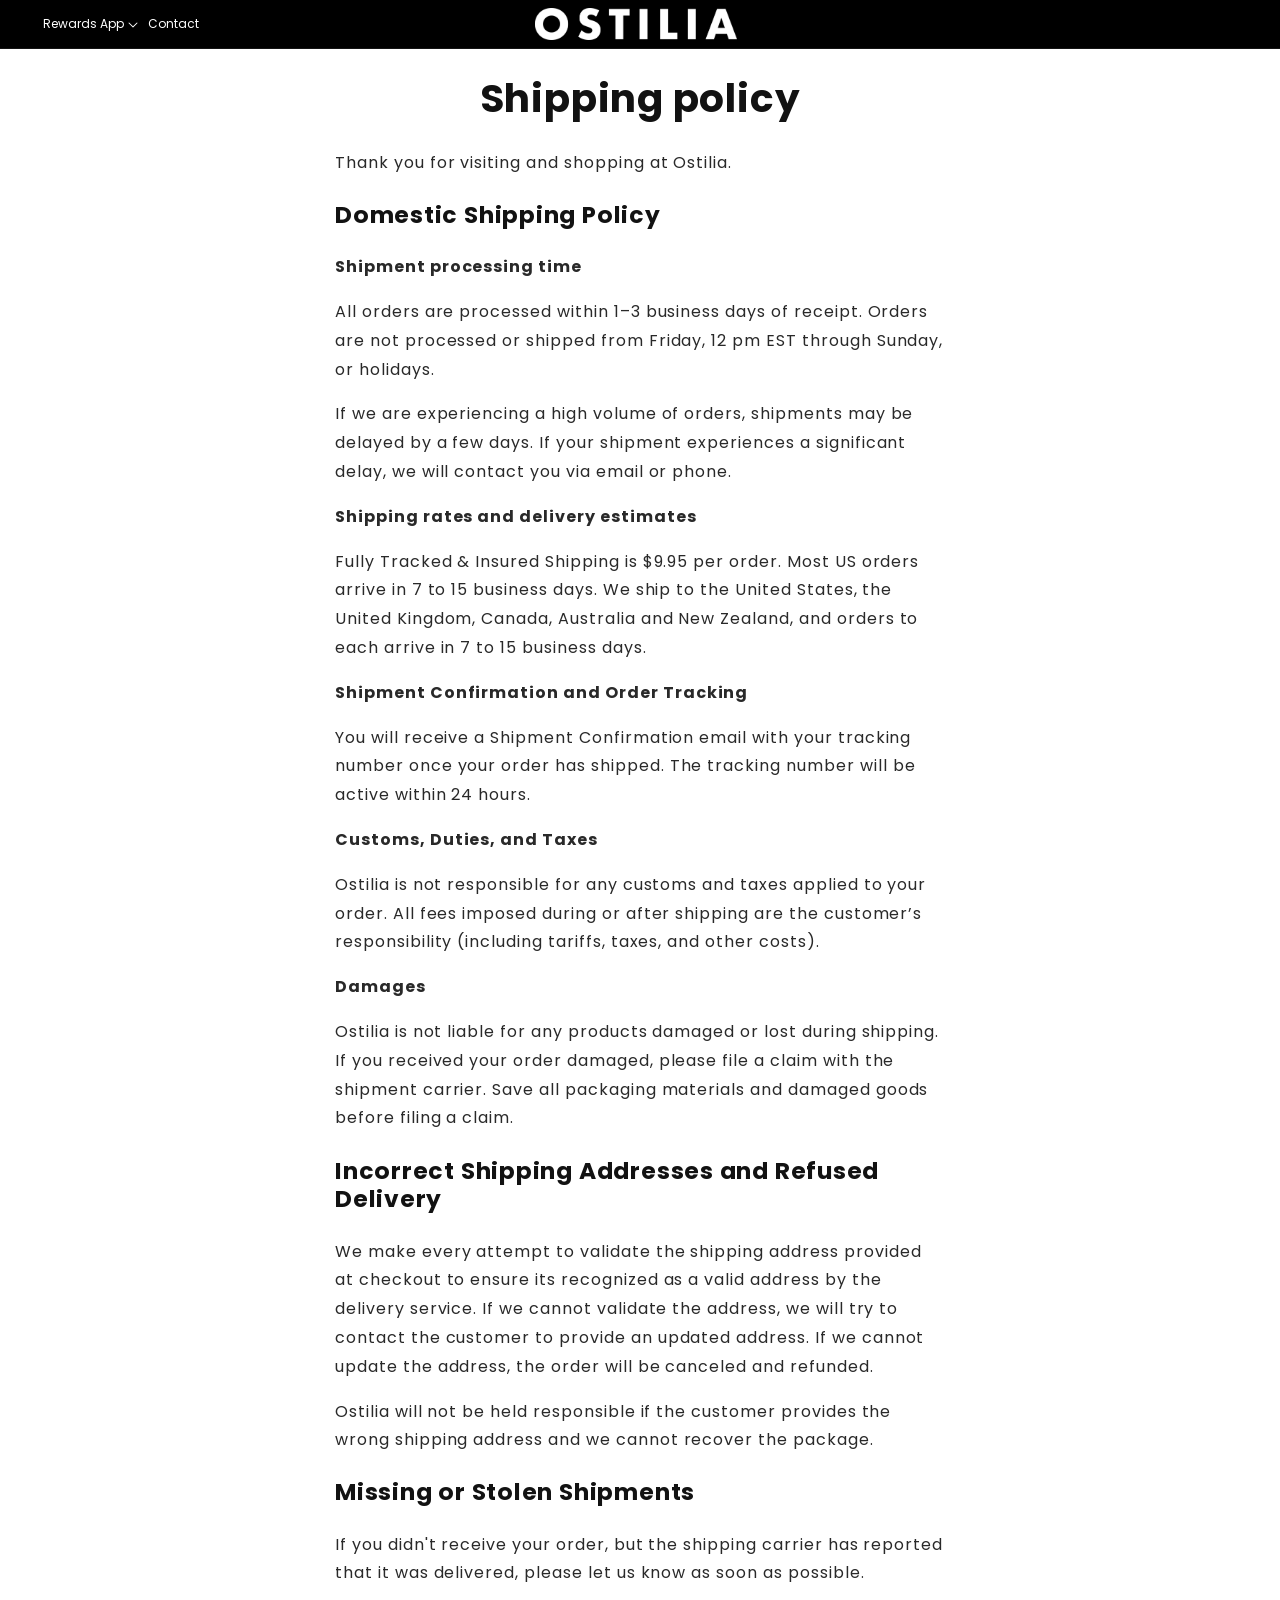
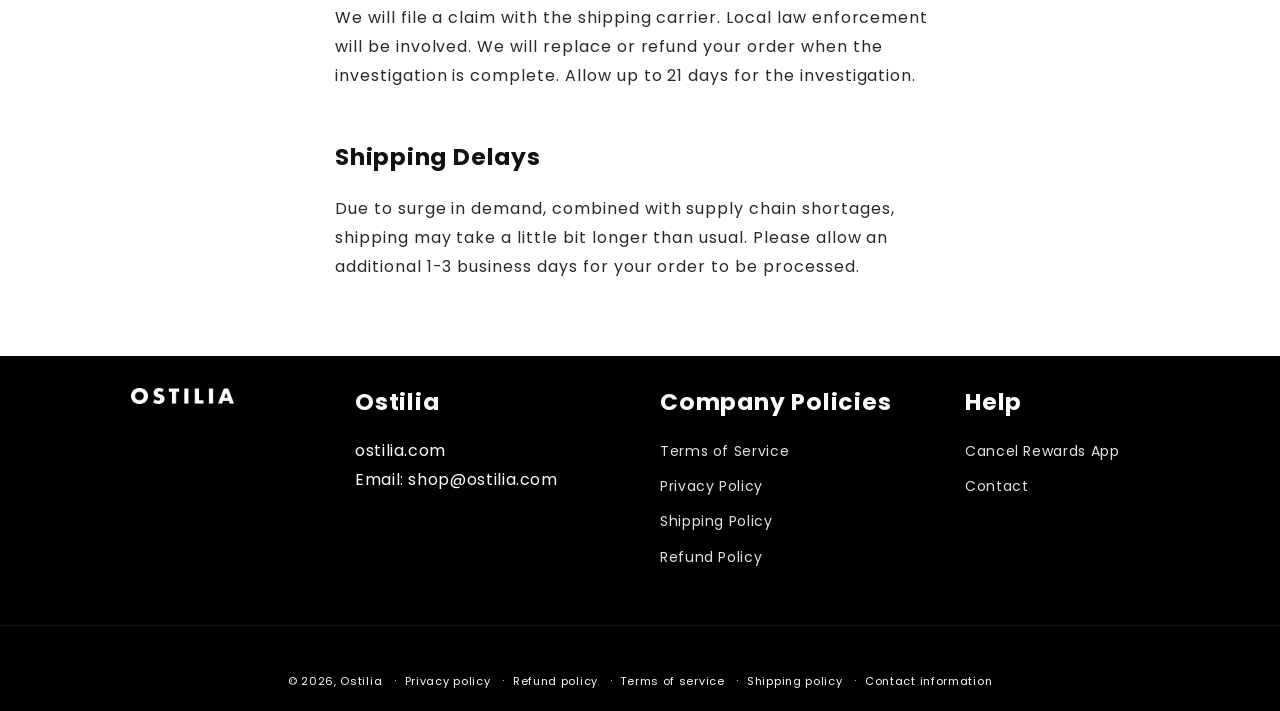
<file: policies/shipping-policy/index.html>
<!DOCTYPE html>
<html class="js" lang="en"><head><meta charset="utf-8"/><meta content="width=device-width, initial-scale=1" name="viewport"/><link data-precedence="default" href="/os/theme/pol_shipping.css" rel="stylesheet"/><title>Shipping policy – Ostilia</title><meta content="noindex,follow" name="robots"/><meta content="https://ostilia.com/policies/shipping-policy" property="og:url"/><meta content="Ostilia" property="og:site_name"/><meta content="Ostilia shipping policy." name="description"/><meta content="Shipping policy – Ostilia" property="og:title"/><meta content="Ostilia shipping policy." property="og:description"/><meta content="website" property="og:type"/><meta content="light" name="color-scheme"/><link href="https://ostilia.com/policies/shipping-policy" rel="canonical"/><link href="/os/brand/favicon.png" rel="icon" sizes="192x192" type="image/png"/><link href="/os/brand/favicon.png" rel="apple-touch-icon" sizes="192x192"/><style>@media (max-width:999px){html:not([data-rdy]) .lz{display:none!important}}</style></head><body><!--$--><div class="gradient link-btns--glow action-btns--glow" style="--header-height:97px;--screen-height:900px"><a class="skip-to-content-link button visually-hidden" href="/">
      Skip to content
    </a>
<div class="shopify-section shopify-section-group-header-group section-header" id="shopify-section-sections--19456415957045__header">
<svg class="hidden" xmlns="http://www.w3.org/2000/svg">
<symbol fill="none" id="icon-search" viewbox="0 0 18 19">
<path clip-rule="evenodd" d="M11.03 11.68A5.784 5.784 0 112.85 3.5a5.784 5.784 0 018.18 8.18zm.26 1.12a6.78 6.78 0 11.72-.7l5.4 5.4a.5.5 0 11-.71.7l-5.41-5.4z" fill="currentColor" fill-rule="evenodd"></path>
</symbol>
<symbol class="icon icon-close" fill="none" id="icon-reset" stroke="currentColor" viewbox="0 0 18 18">
<circle cx="9" cy="9" r="8.5" stroke-opacity="0.2"></circle>
<path d="M6.82972 6.82915L1.17193 1.17097" stroke-linecap="round" stroke-linejoin="round" transform="translate(5 5)"></path>
<path d="M1.22896 6.88502L6.77288 1.11523" stroke-linecap="round" stroke-linejoin="round" transform="translate(5 5)"></path>
</symbol>
<symbol class="icon icon-close" fill="none" id="icon-close" viewbox="0 0 18 17">
<path d="M.865 15.978a.5.5 0 00.707.707l7.433-7.431 7.579 7.282a.501.501 0 00.846-.37.5.5 0 00-.153-.351L9.712 8.546l7.417-7.416a.5.5 0 10-.707-.708L8.991 7.853 1.413.573a.5.5 0 10-.693.72l7.563 7.268-7.418 7.417z" fill="currentColor">
</path></symbol>
</svg>
<style>.section-header .header-wrapper,.section-header .menu-drawer,.section-header .menu-drawer__submenu,.section-header .header__submenu{--color-foreground:255,255,255;--color-background:0,0,0;--gradient-background:#000000;background:#000000;color:#fff}.section-header .header__menu-item,.section-header .header__icon,.section-header .menu-drawer__menu-item,.section-header .menu-drawer__close-button,.section-header .menu-drawer__title{color:#fff}.section-header .header__heading-logo{filter:brightness(0) invert(1)}.section-header .header__submenu{border-color:rgba(255,255,255,.18);width:max-content;min-width:20rem}.section-header .header__inline-menu .header__menu-item{white-space:nowrap}@media (min-width:1200px){.section-header .header__inline-menu .list-menu--inline{flex-wrap:nowrap}.section-header .header .header__heading-link{max-width:21rem}.section-header .header__inline-menu .header__menu-item--main{padding-left:.5rem;padding-right:.5rem;font-size:1.2rem;letter-spacing:0}.section-header .header__inline-menu details>.header__menu-item--main{padding-right:1.9rem}.section-header .header__inline-menu details>.header__menu-item--main .icon-caret{right:.5rem}}@media (min-width:1366px){.section-header .header__inline-menu .header__menu-item--main{padding-left:.7rem;padding-right:.7rem;font-size:1.3rem;letter-spacing:.02rem}.section-header .header__inline-menu details>.header__menu-item--main{padding-right:2.2rem}.section-header .header__inline-menu details>.header__menu-item--main .icon-caret{right:.6rem}}@media (min-width:1440px){.section-header .header__inline-menu .header__menu-item--main{padding-left:.75rem;padding-right:.75rem;font-size:1.35rem;letter-spacing:.03rem}.section-header .header__inline-menu details>.header__menu-item--main{padding-right:2.3rem}}</style><sticky-header class="header-wrapper color-background-1 gradient header-wrapper--border-bottom" data-sticky-type="on-scroll-up">
<header class="header header--middle-center header--mobile-center page-width header--has-menu"><header-drawer data-breakpoint="tablet" data-desktop-type="dropdown">
<details class="menu-drawer-container" id="Details-menu-drawer-container">
<summary aria-controls="menu-drawer" aria-expanded="false" aria-label="Menu" class="header__icon header__icon--menu header__icon--summary link focus-inset" role="button">
<span>
<svg aria-hidden="true" class="icon icon-hamburger" fill="none" focusable="false" viewbox="0 0 18 16" xmlns="http://www.w3.org/2000/svg">
<path d="M1 .5a.5.5 0 100 1h15.71a.5.5 0 000-1H1zM.5 8a.5.5 0 01.5-.5h15.71a.5.5 0 010 1H1A.5.5 0 01.5 8zm0 7a.5.5 0 01.5-.5h15.71a.5.5 0 010 1H1a.5.5 0 01-.5-.5z" fill="currentColor">
</path></svg>
<svg aria-hidden="true" class="icon icon-close" fill="none" focusable="false" viewbox="0 0 18 17" xmlns="http://www.w3.org/2000/svg">
<path d="M.865 15.978a.5.5 0 00.707.707l7.433-7.431 7.579 7.282a.501.501 0 00.846-.37.5.5 0 00-.153-.351L9.712 8.546l7.417-7.416a.5.5 0 10-.707-.708L8.991 7.853 1.413.573a.5.5 0 10-.693.72l7.563 7.268-7.418 7.417z" fill="currentColor">
</path></svg>
</span>
</summary>
<div class="gradient menu-drawer motion-reduce color-background-1" id="menu-drawer" tabindex="-1">
<div class="menu-drawer__inner-container">
<div class="menu-drawer__mobile-content menu-drawer__title-and-close-btn">
<h3 class="menu-drawer__title">Menu</h3>
<button class="menu-drawer__close-btn menu-drawer__close-menu-btn header__icon header__icon--menu header__icon--summary link focus-inset">
<svg aria-hidden="true" class="icon icon-close" fill="none" focusable="false" viewbox="0 0 18 17" xmlns="http://www.w3.org/2000/svg">
<path d="M.865 15.978a.5.5 0 00.707.707l7.433-7.431 7.579 7.282a.501.501 0 00.846-.37.5.5 0 00-.153-.351L9.712 8.546l7.417-7.416a.5.5 0 10-.707-.708L8.991 7.853 1.413.573a.5.5 0 10-.693.72l7.563 7.268-7.418 7.417z" fill="currentColor">
</path></svg>
</button>
</div>
<div class="menu-drawer__navigation-container">
<nav class="menu-drawer__navigation">
<ul class="menu-drawer__menu has-submenu list-menu" role="list"><li class="lz"><details id="Details-menu-drawer-menu-item-3"><summary class="menu-drawer__menu-item list-menu__item link link--text focus-inset">Rewards App<svg aria-hidden="true" class="icon icon-arrow" fill="none" focusable="false" viewbox="0 0 14 10" xmlns="http://www.w3.org/2000/svg"><path clip-rule="evenodd" d="M8.537.808a.5.5 0 01.817-.162l4 4a.5.5 0 010 .708l-4 4a.5.5 0 11-.708-.708L11.793 5.5H1a.5.5 0 010-1h10.793L8.646 1.354a.5.5 0 01-.109-.546z" fill="currentColor" fill-rule="evenodd"></path></svg><svg aria-hidden="true" class="icon icon-caret" focusable="false" viewbox="0 0 10 6"><path clip-rule="evenodd" d="M9.354.646a.5.5 0 00-.708 0L5 4.293 1.354.646a.5.5 0 00-.708.708l4 4a.5.5 0 00.708 0l4-4a.5.5 0 000-.708z" fill="currentColor" fill-rule="evenodd"></path></svg></summary><div class="menu-drawer__submenu has-submenu gradient motion-reduce" id="link-rewards-app" tabindex="-1"><div class="menu-drawer__inner-submenu"><button aria-expanded="true" class="menu-drawer__close-button link link--text focus-inset"><svg aria-hidden="true" class="icon icon-arrow" fill="none" focusable="false" viewbox="0 0 14 10" xmlns="http://www.w3.org/2000/svg"><path clip-rule="evenodd" d="M8.537.808a.5.5 0 01.817-.162l4 4a.5.5 0 010 .708l-4 4a.5.5 0 11-.708-.708L11.793 5.5H1a.5.5 0 010-1h10.793L8.646 1.354a.5.5 0 01-.109-.546z" fill="currentColor" fill-rule="evenodd"></path></svg>Rewards App</button><ul class="menu-drawer__menu list-menu" role="list" tabindex="-1"><li><a class="menu-drawer__menu-item link link--text list-menu__item focus-inset" href="mailto:shop@ostilia.com?subject=Cancel%20Rewards%20App">Cancel Rewards App</a></li></ul></div></div></details></li><li><a class="menu-drawer__menu-item list-menu__item link link--text focus-inset" href="/">Contact</a></li></ul>
</nav>
<div class="menu-drawer__utility-links"><ul class="list list-social list-unstyled" role="list"></ul>
</div>
</div>
</div>
</div>
</details>
</header-drawer>
<nav class="header__inline-menu">
<ul class="list-menu list-menu--inline" role="list"><li class="lz"><header-menu><details id="Details-HeaderMenu-3"><summary class="header__menu-item header__menu-item--main list-menu__item link focus-inset"><span>Rewards App</span><svg aria-hidden="true" class="icon icon-caret" focusable="false" viewbox="0 0 10 6"><path clip-rule="evenodd" d="M9.354.646a.5.5 0 00-.708 0L5 4.293 1.354.646a.5.5 0 00-.708.708l4 4a.5.5 0 00.708 0l4-4a.5.5 0 000-.708z" fill="currentColor" fill-rule="evenodd"></path></svg></summary><ul class="header__submenu list-menu list-menu--disclosure gradient caption-large motion-reduce global-settings-popup" id="HeaderMenu-MenuList-3" role="list" tabindex="-1"><li><a class="header__menu-item list-menu__item link link--text focus-inset caption-large" href="mailto:shop@ostilia.com?subject=Cancel%20Rewards%20App">Cancel Rewards App</a></li></ul></details></header-menu></li><li><a class="header__menu-item header__menu-item--main list-menu__item link link--text focus-inset" href="/"><span>Contact</span></a></li></ul>
</nav>
<a class="header__heading-link link link--text focus-inset media media--transparent ratio" href="/" style="--ratio-percent: 15.41%"><img alt="Ostilia" class="header__heading-logo header__heading-logo--main" height="31" src="/os/brand/ostilia-wordmark.png" width="200"/>
</a><div class="header__icons">

</div>
</header>
</sticky-header>
</div>
<main class="content-for-layout focus-none" id="MainContent" role="main" tabindex="-1">
<div class="shopify-policy__container">
<div class="shopify-policy__title">
<h1>Shipping policy</h1>
</div>
<div class="shopify-policy__body">
<div class="rte">
<p><span style="font-weight:400;">Thank you for visiting and shopping at<span> Ostilia</span>.</span></p>
<h3><b>Domestic Shipping Policy</b></h3>
<p><b>Shipment processing time</b></p>
<p><span style="font-weight:400;">All orders are processed within 1–3 business days of receipt. Orders are not processed or shipped from Friday, 12 pm EST through Sunday, or holidays.</span></p>
<p><span style="font-weight:400;">If we are experiencing a high volume of orders, shipments may be delayed by a few days. If your shipment experiences a significant delay, we will contact you via email or phone.</span></p>
<p><b>Shipping rates and delivery estimates</b></p>
<p><span style="font-weight:400;">Fully Tracked &amp; Insured Shipping is $9.95 per order. Most US orders arrive in 7 to 15 business days. We ship to the United States, the United Kingdom, Canada, Australia and New Zealand, and orders to each arrive in 7 to 15 business days.</span></p>
<p><b>Shipment Confirmation and Order Tracking</b></p>
<p><span style="font-weight:400;">You will receive a Shipment Confirmation email with your tracking number once your order has shipped. The tracking number will be active within 24 hours.</span></p>
<p><b>Customs, Duties, and Taxes</b></p>
<p><span style="font-weight:400;"><span>Ostilia </span>is not responsible for any customs and taxes applied to your order. All fees imposed during or after shipping are the customer’s responsibility (including tariffs, taxes, and other costs).</span></p>
<p><b>Damages</b></p>
<p><span style="font-weight:400;"><span>Ostilia </span>is not liable for any products damaged or lost during shipping. If you received your order damaged, please file a claim with the shipment carrier. Save all packaging materials and damaged goods before filing a claim.</span><b></b></p>
<h3><b>Incorrect Shipping Addresses and Refused Delivery</b></h3>
<p><span style="font-weight:400;">We make every attempt to validate the shipping address provided at checkout to ensure its recognized as a valid address by the delivery service. If we cannot validate the address, we will try to contact the customer to provide an updated address. If we cannot update the address, the order will be canceled and refunded.</span></p>
<p><span style="font-weight:400;">Ostilia will not be held responsible if the customer provides the wrong shipping address and we cannot recover the package.</span></p>
<h3><b>Missing or Stolen Shipments</b></h3>
<p><span style="font-weight:400;">If you didn't receive your order, but the shipping carrier has reported that it was delivered, please let us know as soon as possible.</span></p>
<p><span style="font-weight:400;">We will file a claim with the shipping carrier. Local law enforcement will be involved. We will replace or refund your order when the investigation is complete. Allow up to 21 days for the investigation.</span></p>
<h3><span style="font-weight:400;"><br/><strong>Shipping Delays</strong></span></h3>
<p>Due to surge in demand, combined with supply chain shortages, shipping may take a little bit longer than usual. Please allow an additional 1-3 business days for your order to be processed. </p>
<p> </p>
</div>
</div>
</div>
</main>
<div class="shopify-section shopify-section-group-footer-group" id="shopify-section-sections--19456415924277__footer">
<footer class="footer ostilia-store-footer">
<style>
.ostilia-store-footer {
  --color-foreground: 253, 251, 247;
  --color-background: 0, 0, 0;
  --grid-desktop-horizontal-spacing: 40px;
  --grid-mobile-horizontal-spacing: 20px;
  --font-heading-scale: 1.3;
  margin: 0;
  padding: 0 0 20px;
  background: #000000;
  color: #fdfbf7;
  font-family: Poppins, sans-serif;
  font-size: 16px;
  font-style: normal;
  font-weight: 400;
  line-height: 1.8;
  letter-spacing: .04em;
}
.ostilia-store-footer .store-footer-main { padding-top: 32px; border-bottom: 1px solid rgba(253,251,247,.08); }
.ostilia-store-footer .page-width { max-width: 1400px; margin: 0 auto; padding-left: 50px; padding-right: 50px; }
.ostilia-store-footer .footer-block__heading { color: #fdfbf7; font-family: Poppins, sans-serif; font-weight: 700; }
.ostilia-store-footer .rte a,
.ostilia-store-footer .rte a:visited,
.ostilia-store-footer .rte a:hover { color: #fdfbf7; }
.ostilia-store-footer .footer-block__image-wrapper { max-width: min(100%, 103px); border: 0; border-radius: 0; }
.ostilia-store-footer .footer-block__image-wrapper img { width: 100%; height: auto; border-radius: 0; filter: brightness(0) invert(1); }
.ostilia-store-footer .footer__content-bottom { border-top: 0; }
@media screen and (max-width: 749px) {
  .ostilia-store-footer { padding-bottom: 15px; font-size: 15px; }
  .ostilia-store-footer .store-footer-main { padding-top: 24px; }
  .ostilia-store-footer .page-width { padding-left: 15px; padding-right: 15px; }
}
</style>
<div class="store-footer-main">
<div class="footer__content-top page-width"><div class="footer__blocks-wrapper grid">
<div class="footer-block grid__item footer-block--desktop-3 footer-block--mobile-2">
<div class="footer-block__details-content footer-block-image center"><div class="footer-block__image-wrapper global-media-settings">
<img alt="Ostilia" height="176" loading="lazy" src="/os/brand/ostilia-wordmark.png" width="1142"/>
</div></div>
</div>
<div class="footer-block grid__item footer-block--desktop-3 footer-block--mobile-2">
<h2 class="footer-block__heading">Ostilia</h2>
<div class="footer-block__details-content rte"><p><a href="https://ostilia.com">ostilia.com</a><br/>Email: shop@ostilia.com</p></div>
</div>
<div class="footer-block grid__item footer-block--menu footer-block--desktop-3 footer-block--mobile-2">
<h2 class="footer-block__heading">Company Policies</h2>
<ul class="footer-block__details-content list-unstyled">
<li><a class="link link--text list-menu__item list-menu__item--link" href="/policies/terms-of-service">Terms of Service</a></li>
<li><a class="link link--text list-menu__item list-menu__item--link" href="/policies/privacy-policy">Privacy Policy</a></li>
<li><a class="link link--text list-menu__item list-menu__item--link" href="/policies/shipping-policy">Shipping Policy</a></li>
<li><a class="link link--text list-menu__item list-menu__item--link" href="/policies/refund-policy">Refund Policy</a></li>

</ul>
</div>
<div class="footer-block grid__item footer-block--menu footer-block--desktop-3 footer-block--mobile-2">
<h2 class="footer-block__heading">Help</h2>
<ul class="footer-block__details-content list-unstyled">
<li class="lz"><a class="link link--text list-menu__item list-menu__item--link" href="mailto:shop@ostilia.com?subject=Cancel%20Rewards%20App">Cancel Rewards App</a></li>

<li><a class="link link--text list-menu__item list-menu__item--link" href="/">Contact</a></li>

</ul>
</div>
</div></div>
</div>
<div class="footer__content-bottom">
<div class="footer__content-bottom-wrapper page-width"><div class="footer__column footer__localization isolate"></div><div class="footer__column footer__column--info"></div></div>
<div class="footer__content-bottom-wrapper page-width"><div class="footer__copyright caption">
<small class="copyright__content">© 2026, <a href="/">Ostilia</a></small>
<ul class="policies list-unstyled">
<li><small class="copyright__content"><a href="/policies/privacy-policy">Privacy policy</a></small></li>
<li><small class="copyright__content"><a href="/policies/refund-policy">Refund policy</a></small></li>
<li><small class="copyright__content"><a href="/policies/terms-of-service">Terms of service</a></small></li>
<li><small class="copyright__content"><a href="/policies/shipping-policy">Shipping policy</a></small></li>
<li><small class="copyright__content"><a href="/policies/contact-information">Contact information</a></small></li>
</ul>
</div></div>
</div>
</footer>
</div>
<ul hidden="">
<li id="a11y-refresh-page-message">Choosing a selection results in a full page refresh.</li>
<li id="a11y-new-window-message">Opens in a new window.</li>
</ul>
<div class="shopify-block shopify-app-block" id="shopify-block-ANGtrVkhGc2dNU1FHT__1143683040400472741">
</div><div class="shopify-block shopify-app-block" id="shopify-block-AbmR4ZVhWZXJvS2NJQ__2786716548061469553">
</div><div class="shopify-block shopify-app-block" id="shopify-block-Aa3VDWldqR2hLcjJYa__17931597366502870179">
</div>
<style>main .rte a,main .rte span{overflow-wrap:anywhere}@media (min-width:750px) and (max-width:989px){.card__heading,.card__heading a{font-size:1.25rem;letter-spacing:0;word-break:normal;overflow-wrap:normal}.icon-with-text .h4{font-size:1.15rem;letter-spacing:0;word-break:normal;overflow-wrap:normal}}@media (min-width:990px) and (max-width:1199px){.header__inline-menu .header__menu-item{padding-left:.7rem;padding-right:.7rem;font-size:1.25rem;letter-spacing:.02em;white-space:nowrap}}</style></div><!--/$--></body></html>
</file>
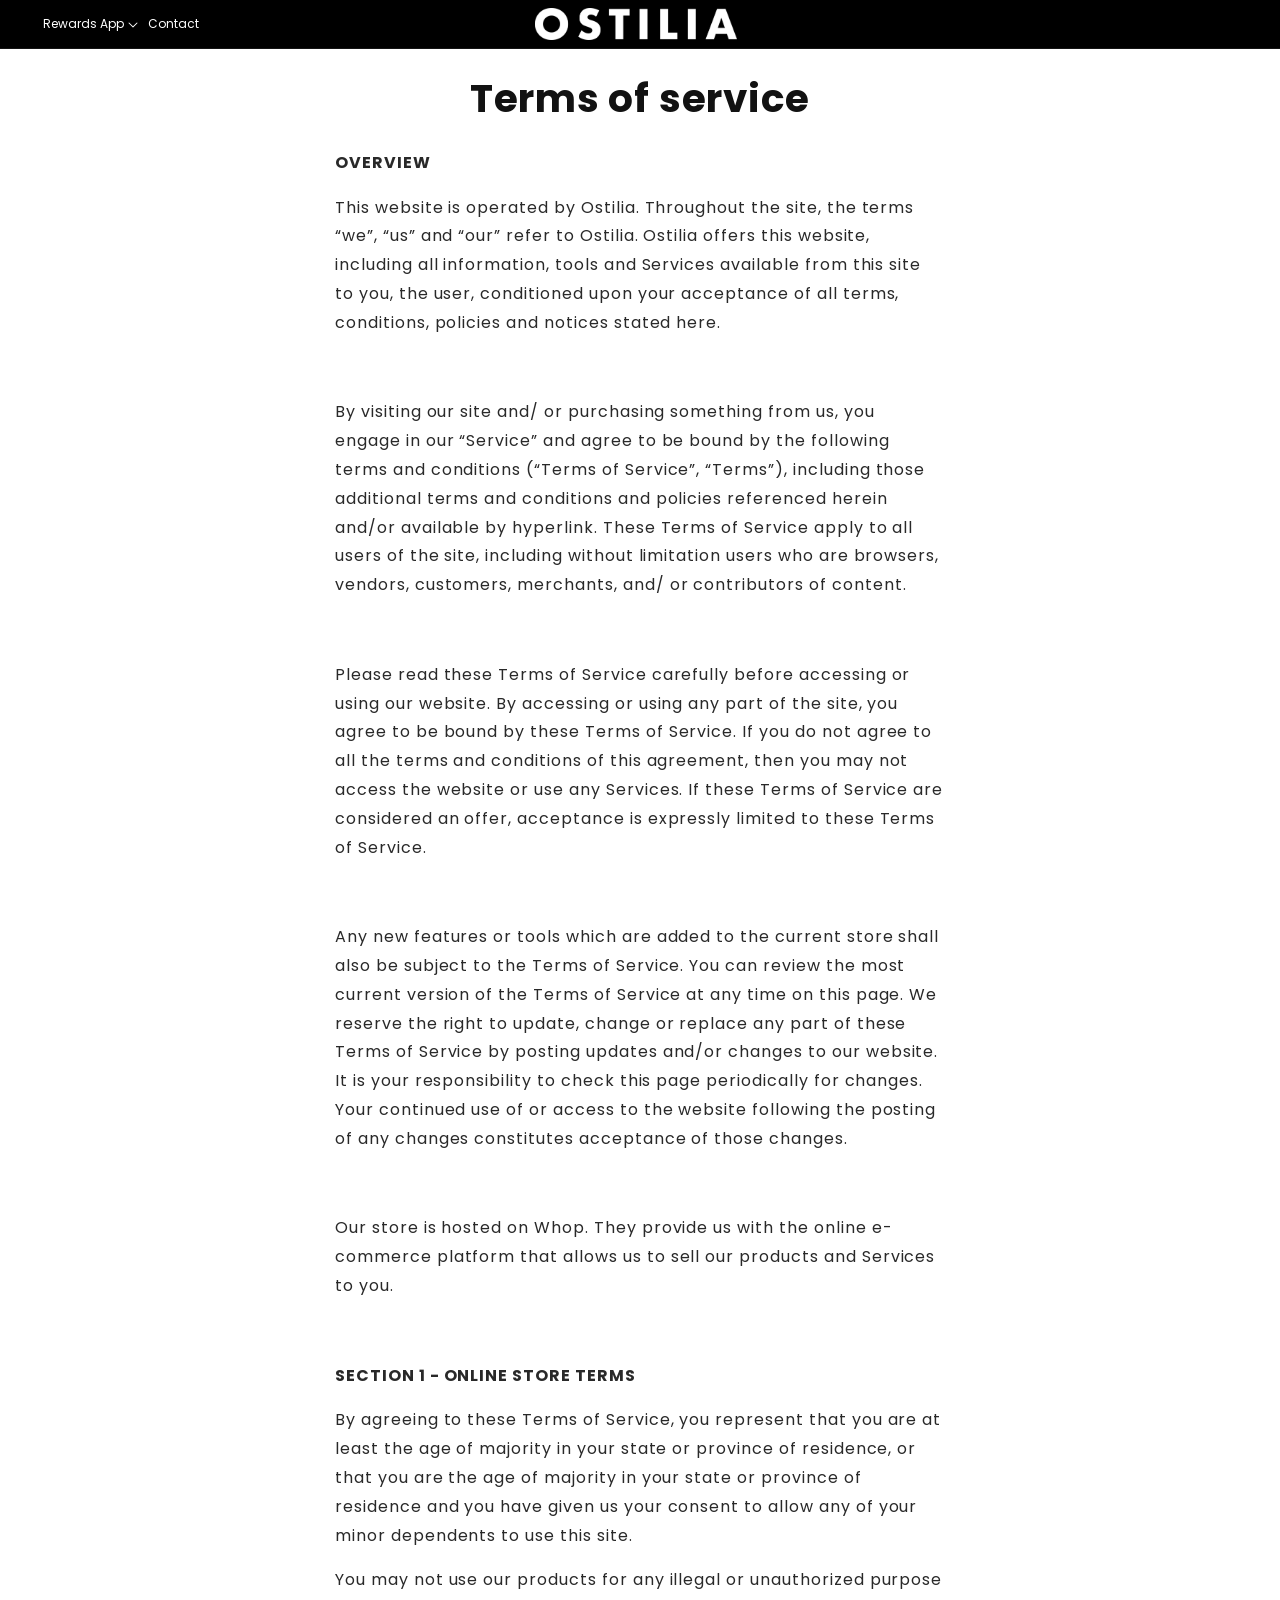
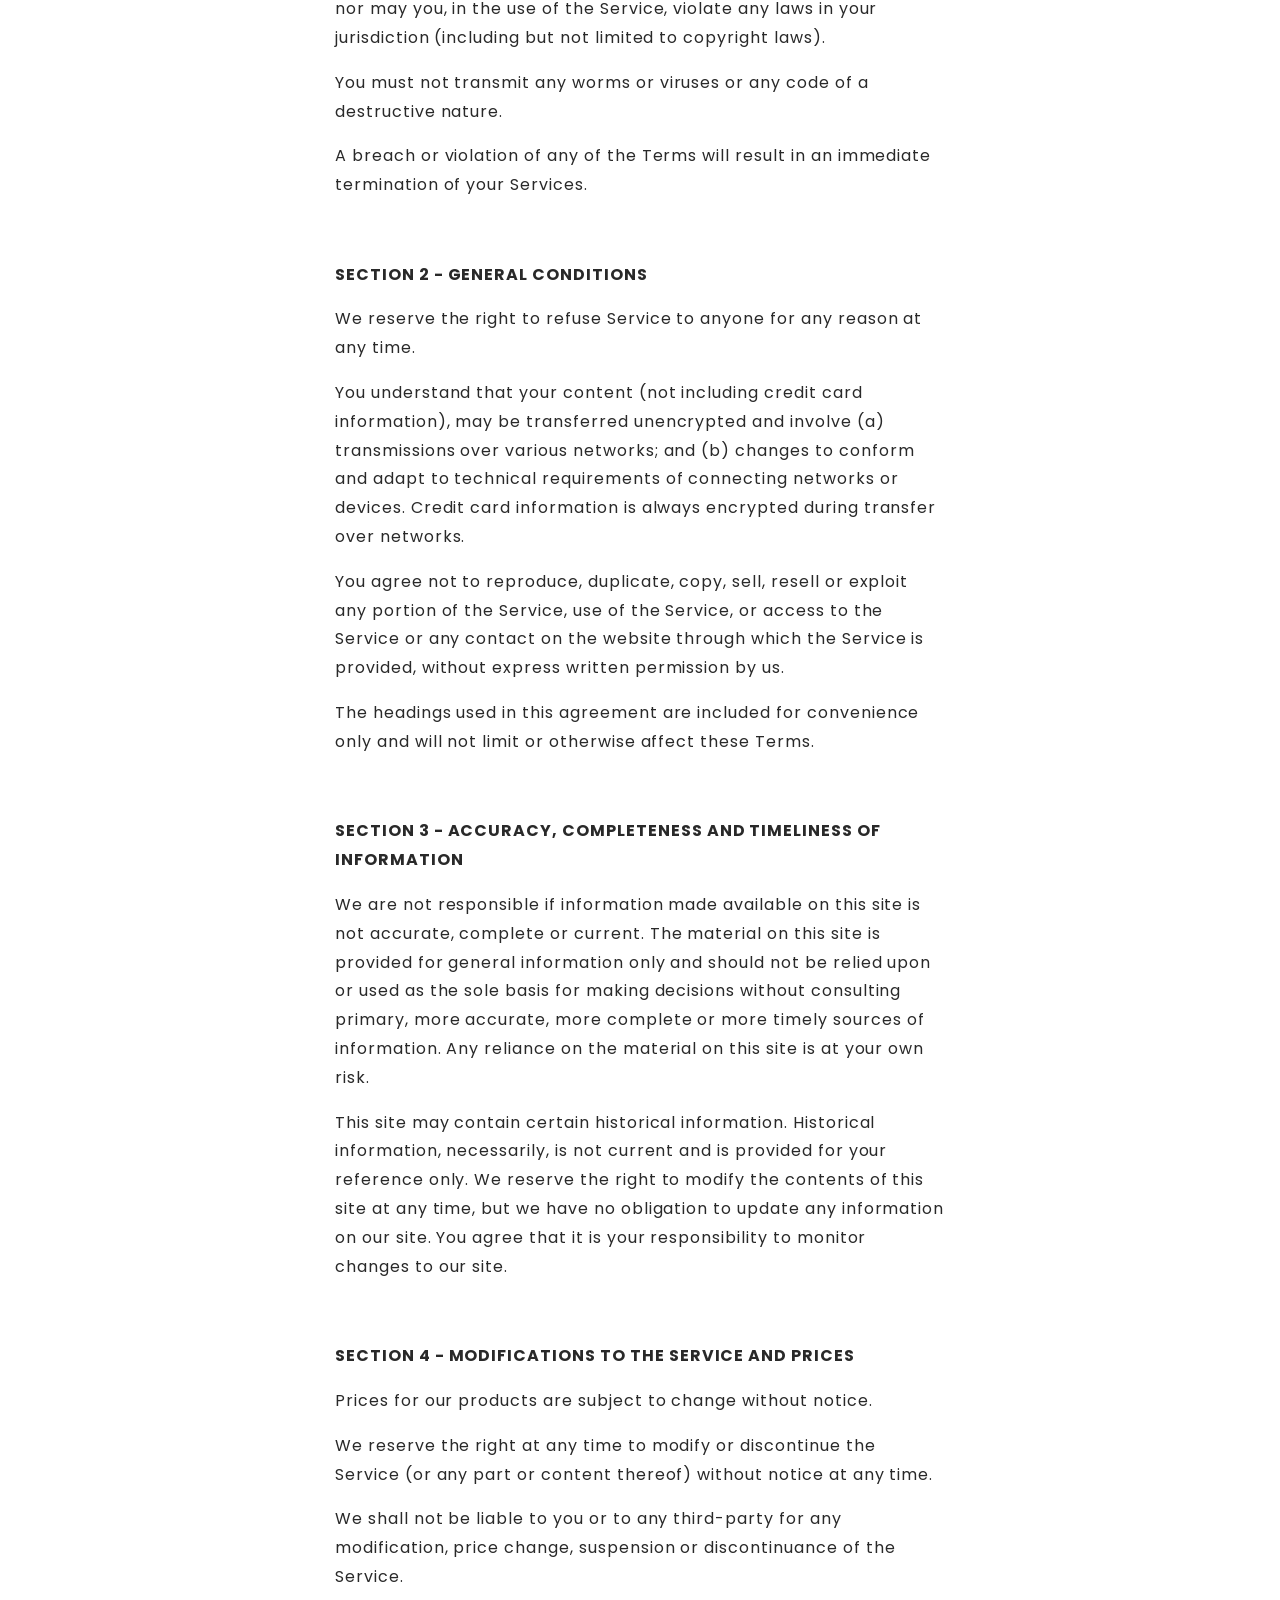
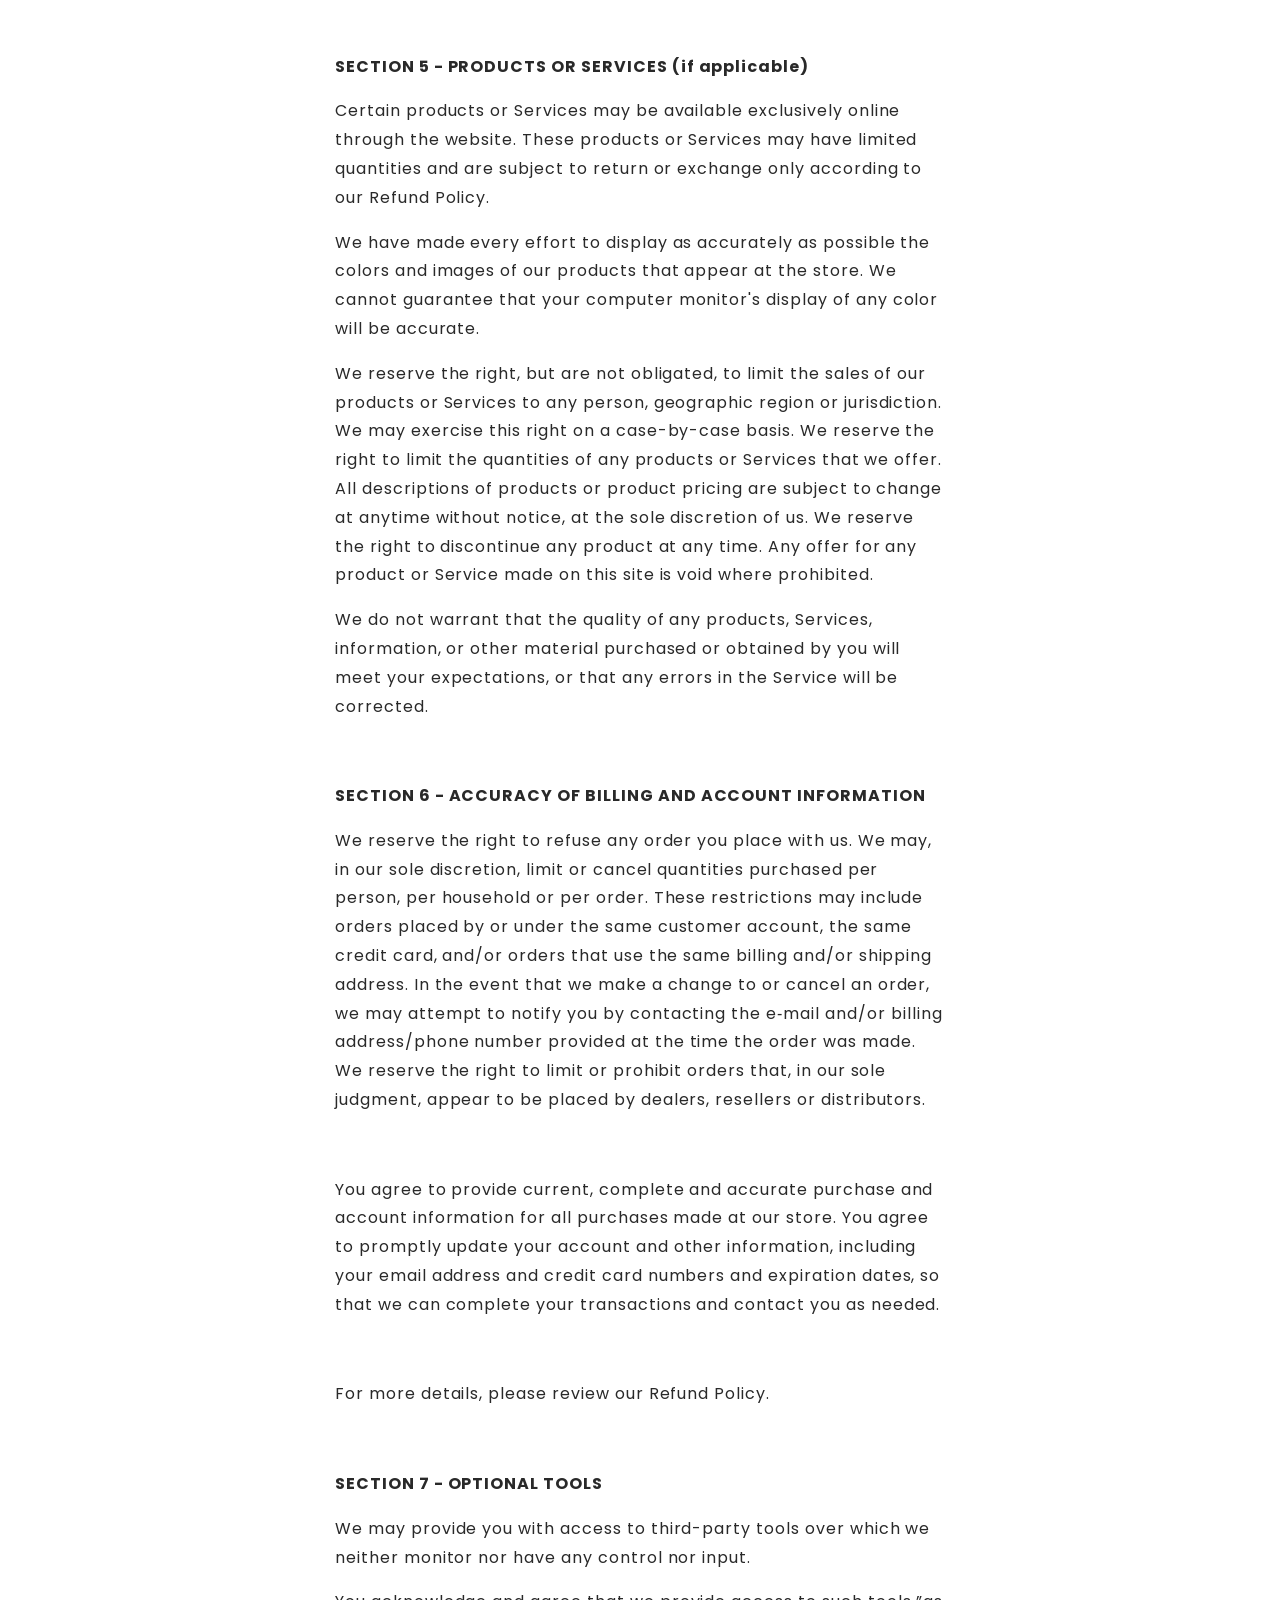
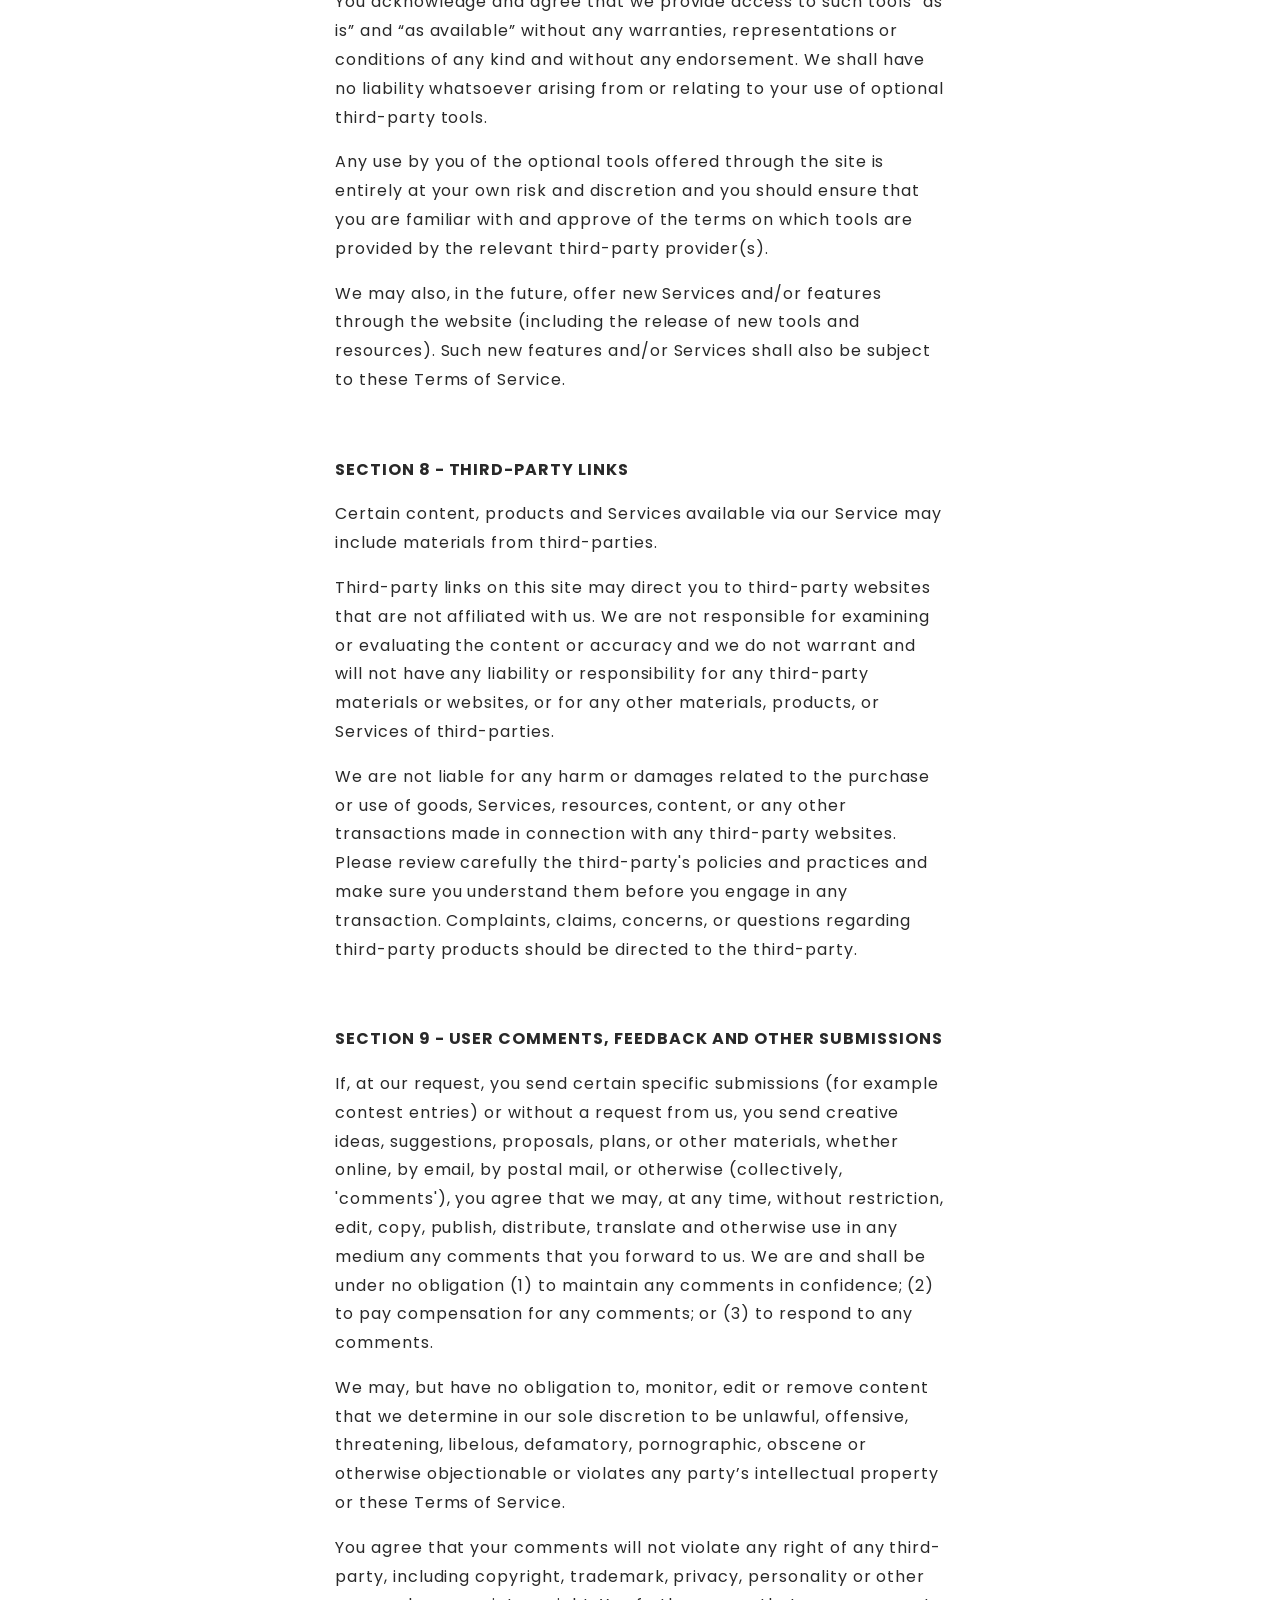
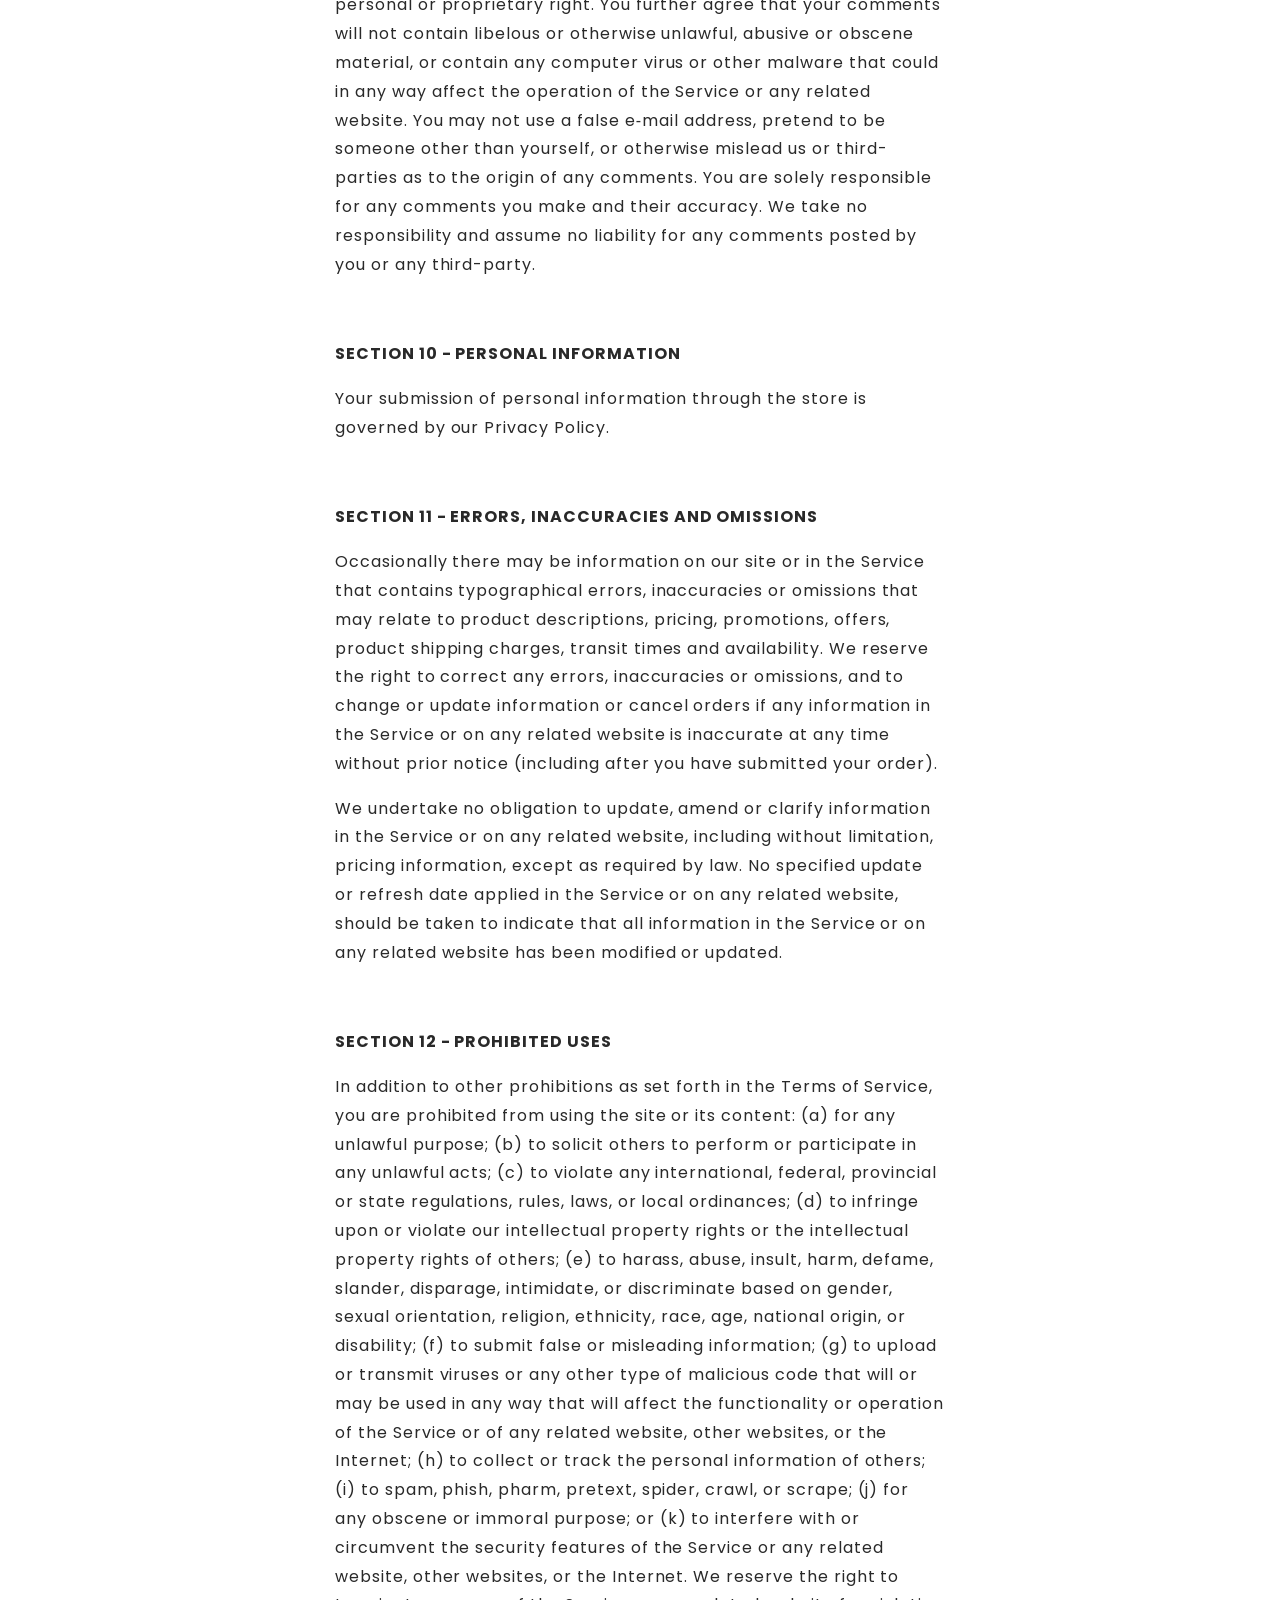
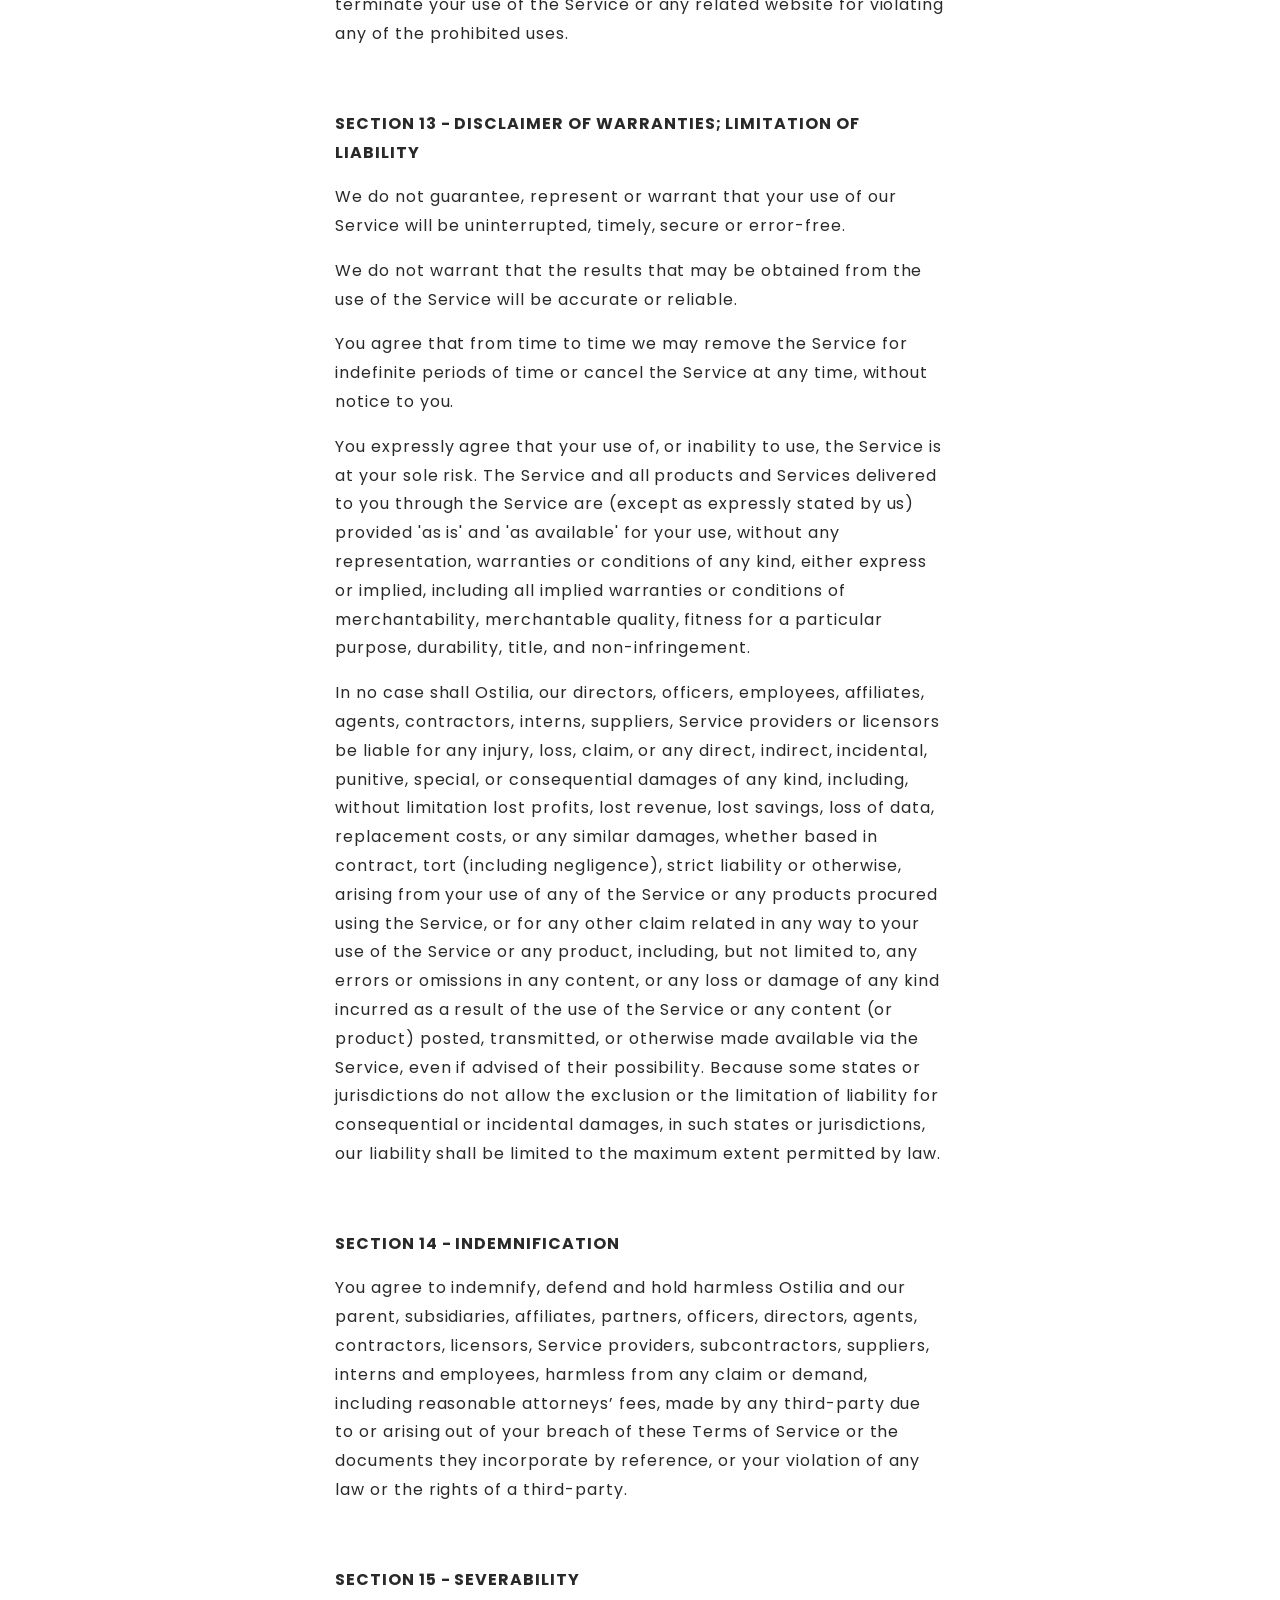
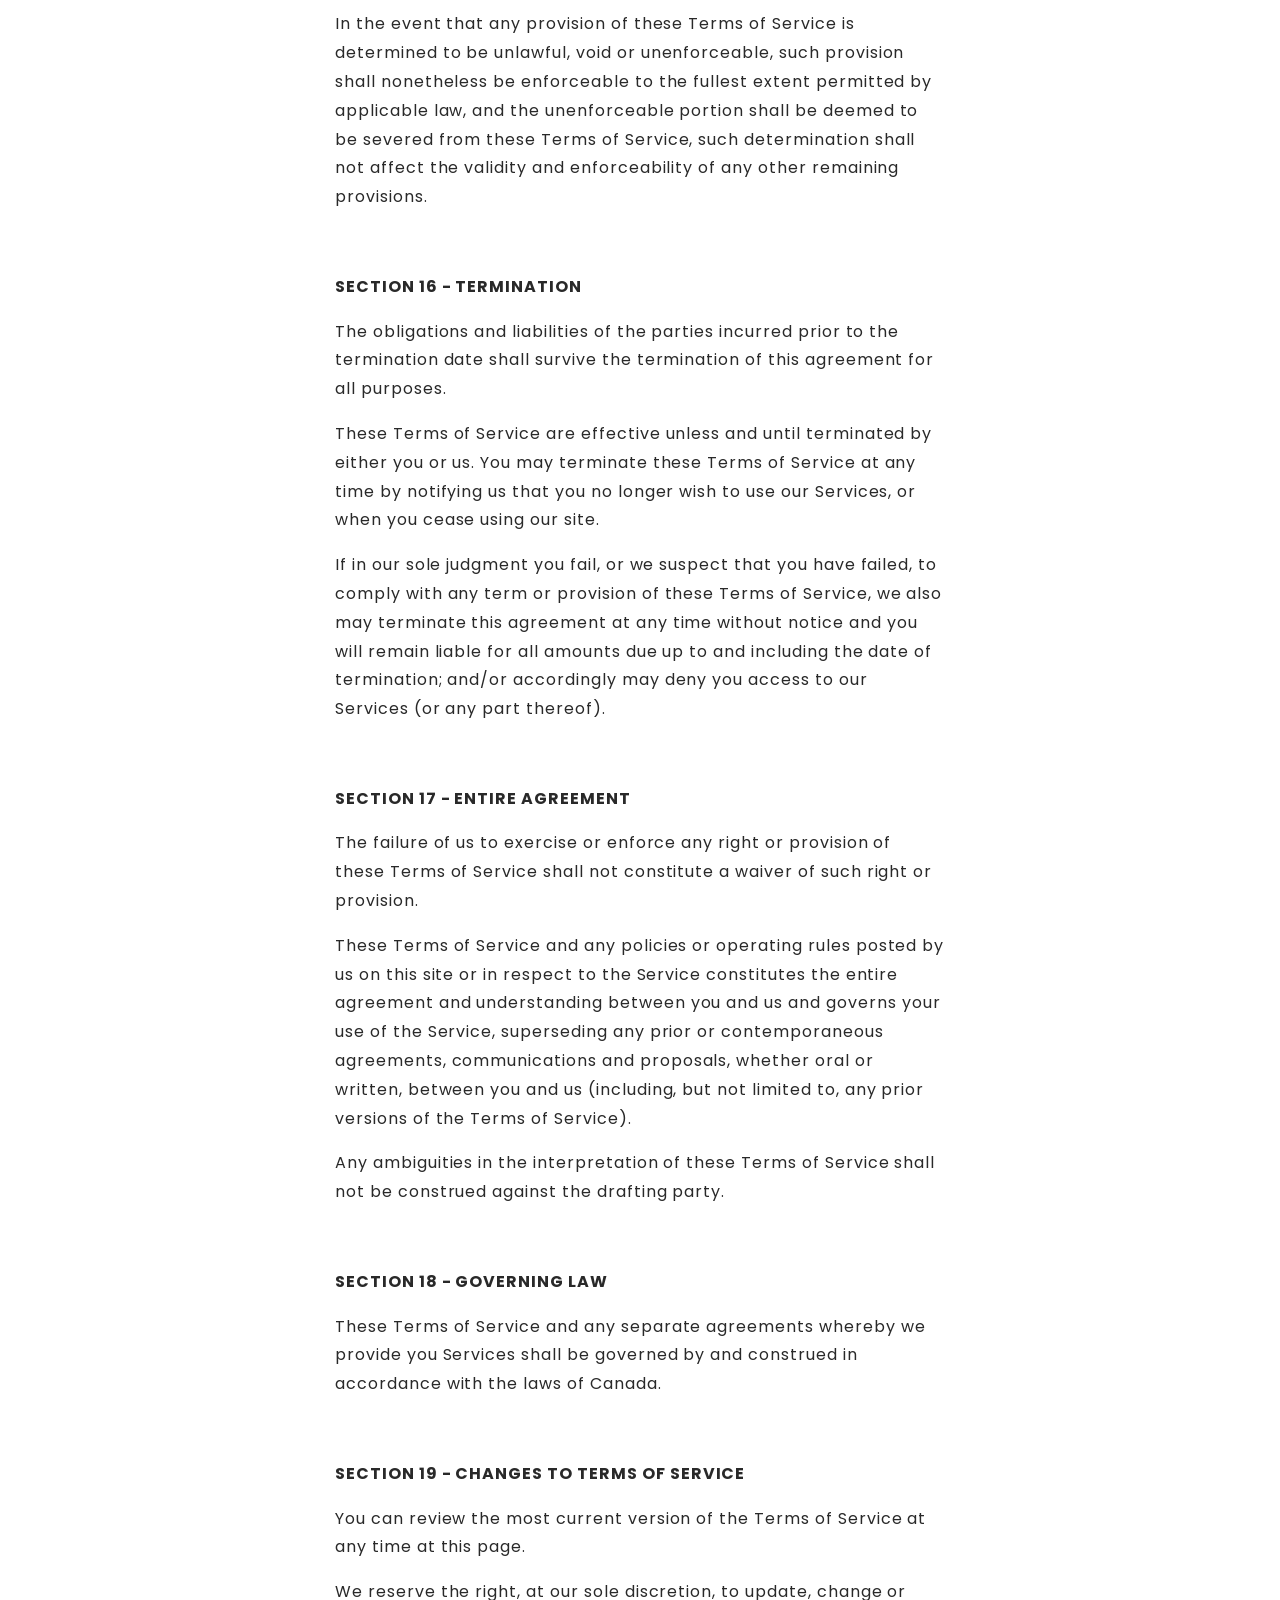
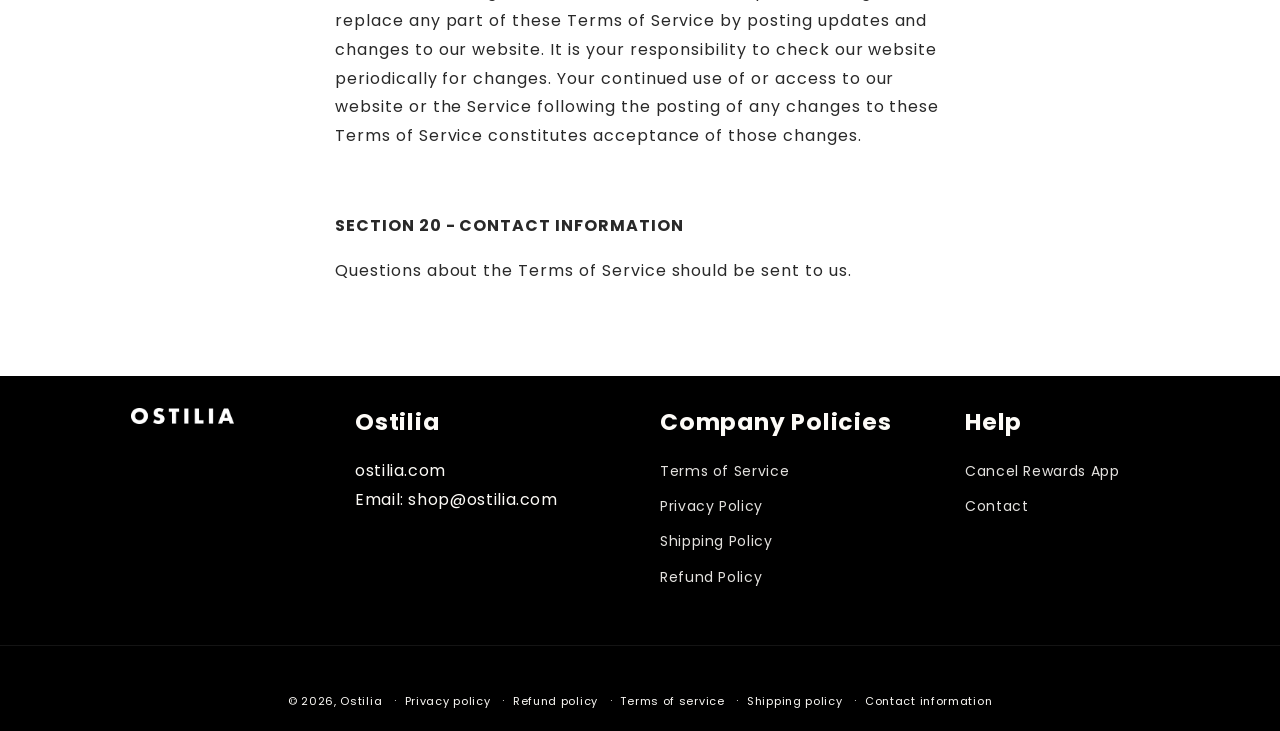
<file: policies/terms-of-service/index.html>
<!DOCTYPE html>
<html class="js" lang="en"><head><meta charset="utf-8"/><meta content="width=device-width, initial-scale=1" name="viewport"/><link data-precedence="default" href="/os/theme/pol_terms.css" rel="stylesheet"/><title>Terms of service – Ostilia</title><meta content="noindex,follow" name="robots"/><meta content="https://ostilia.com/policies/terms-of-service" property="og:url"/><meta content="Ostilia" property="og:site_name"/><meta content="Ostilia terms of service." name="description"/><meta content="Terms of service – Ostilia" property="og:title"/><meta content="Ostilia terms of service." property="og:description"/><meta content="website" property="og:type"/><meta content="light" name="color-scheme"/><link href="https://ostilia.com/policies/terms-of-service" rel="canonical"/><link href="/os/brand/favicon.png" rel="icon" sizes="192x192" type="image/png"/><link href="/os/brand/favicon.png" rel="apple-touch-icon" sizes="192x192"/><style>@media (max-width:999px){html:not([data-rdy]) .lz{display:none!important}}</style></head><body><!--$--><div class="gradient link-btns--glow action-btns--glow" style="--header-height:97px;--screen-height:900px"><a class="skip-to-content-link button visually-hidden" href="/">
      Skip to content
    </a>
<div class="shopify-section shopify-section-group-header-group section-header" id="shopify-section-sections--19456415957045__header">
<svg class="hidden" xmlns="http://www.w3.org/2000/svg">
<symbol fill="none" id="icon-search" viewbox="0 0 18 19">
<path clip-rule="evenodd" d="M11.03 11.68A5.784 5.784 0 112.85 3.5a5.784 5.784 0 018.18 8.18zm.26 1.12a6.78 6.78 0 11.72-.7l5.4 5.4a.5.5 0 11-.71.7l-5.41-5.4z" fill="currentColor" fill-rule="evenodd"></path>
</symbol>
<symbol class="icon icon-close" fill="none" id="icon-reset" stroke="currentColor" viewbox="0 0 18 18">
<circle cx="9" cy="9" r="8.5" stroke-opacity="0.2"></circle>
<path d="M6.82972 6.82915L1.17193 1.17097" stroke-linecap="round" stroke-linejoin="round" transform="translate(5 5)"></path>
<path d="M1.22896 6.88502L6.77288 1.11523" stroke-linecap="round" stroke-linejoin="round" transform="translate(5 5)"></path>
</symbol>
<symbol class="icon icon-close" fill="none" id="icon-close" viewbox="0 0 18 17">
<path d="M.865 15.978a.5.5 0 00.707.707l7.433-7.431 7.579 7.282a.501.501 0 00.846-.37.5.5 0 00-.153-.351L9.712 8.546l7.417-7.416a.5.5 0 10-.707-.708L8.991 7.853 1.413.573a.5.5 0 10-.693.72l7.563 7.268-7.418 7.417z" fill="currentColor">
</path></symbol>
</svg>
<style>.section-header .header-wrapper,.section-header .menu-drawer,.section-header .menu-drawer__submenu,.section-header .header__submenu{--color-foreground:255,255,255;--color-background:0,0,0;--gradient-background:#000000;background:#000000;color:#fff}.section-header .header__menu-item,.section-header .header__icon,.section-header .menu-drawer__menu-item,.section-header .menu-drawer__close-button,.section-header .menu-drawer__title{color:#fff}.section-header .header__heading-logo{filter:brightness(0) invert(1)}.section-header .header__submenu{border-color:rgba(255,255,255,.18);width:max-content;min-width:20rem}.section-header .header__inline-menu .header__menu-item{white-space:nowrap}@media (min-width:1200px){.section-header .header__inline-menu .list-menu--inline{flex-wrap:nowrap}.section-header .header .header__heading-link{max-width:21rem}.section-header .header__inline-menu .header__menu-item--main{padding-left:.5rem;padding-right:.5rem;font-size:1.2rem;letter-spacing:0}.section-header .header__inline-menu details>.header__menu-item--main{padding-right:1.9rem}.section-header .header__inline-menu details>.header__menu-item--main .icon-caret{right:.5rem}}@media (min-width:1366px){.section-header .header__inline-menu .header__menu-item--main{padding-left:.7rem;padding-right:.7rem;font-size:1.3rem;letter-spacing:.02rem}.section-header .header__inline-menu details>.header__menu-item--main{padding-right:2.2rem}.section-header .header__inline-menu details>.header__menu-item--main .icon-caret{right:.6rem}}@media (min-width:1440px){.section-header .header__inline-menu .header__menu-item--main{padding-left:.75rem;padding-right:.75rem;font-size:1.35rem;letter-spacing:.03rem}.section-header .header__inline-menu details>.header__menu-item--main{padding-right:2.3rem}}</style><sticky-header class="header-wrapper color-background-1 gradient header-wrapper--border-bottom" data-sticky-type="on-scroll-up">
<header class="header header--middle-center header--mobile-center page-width header--has-menu"><header-drawer data-breakpoint="tablet" data-desktop-type="dropdown">
<details class="menu-drawer-container" id="Details-menu-drawer-container">
<summary aria-controls="menu-drawer" aria-expanded="false" aria-label="Menu" class="header__icon header__icon--menu header__icon--summary link focus-inset" role="button">
<span>
<svg aria-hidden="true" class="icon icon-hamburger" fill="none" focusable="false" viewbox="0 0 18 16" xmlns="http://www.w3.org/2000/svg">
<path d="M1 .5a.5.5 0 100 1h15.71a.5.5 0 000-1H1zM.5 8a.5.5 0 01.5-.5h15.71a.5.5 0 010 1H1A.5.5 0 01.5 8zm0 7a.5.5 0 01.5-.5h15.71a.5.5 0 010 1H1a.5.5 0 01-.5-.5z" fill="currentColor">
</path></svg>
<svg aria-hidden="true" class="icon icon-close" fill="none" focusable="false" viewbox="0 0 18 17" xmlns="http://www.w3.org/2000/svg">
<path d="M.865 15.978a.5.5 0 00.707.707l7.433-7.431 7.579 7.282a.501.501 0 00.846-.37.5.5 0 00-.153-.351L9.712 8.546l7.417-7.416a.5.5 0 10-.707-.708L8.991 7.853 1.413.573a.5.5 0 10-.693.72l7.563 7.268-7.418 7.417z" fill="currentColor">
</path></svg>
</span>
</summary>
<div class="gradient menu-drawer motion-reduce color-background-1" id="menu-drawer" tabindex="-1">
<div class="menu-drawer__inner-container">
<div class="menu-drawer__mobile-content menu-drawer__title-and-close-btn">
<h3 class="menu-drawer__title">Menu</h3>
<button class="menu-drawer__close-btn menu-drawer__close-menu-btn header__icon header__icon--menu header__icon--summary link focus-inset">
<svg aria-hidden="true" class="icon icon-close" fill="none" focusable="false" viewbox="0 0 18 17" xmlns="http://www.w3.org/2000/svg">
<path d="M.865 15.978a.5.5 0 00.707.707l7.433-7.431 7.579 7.282a.501.501 0 00.846-.37.5.5 0 00-.153-.351L9.712 8.546l7.417-7.416a.5.5 0 10-.707-.708L8.991 7.853 1.413.573a.5.5 0 10-.693.72l7.563 7.268-7.418 7.417z" fill="currentColor">
</path></svg>
</button>
</div>
<div class="menu-drawer__navigation-container">
<nav class="menu-drawer__navigation">
<ul class="menu-drawer__menu has-submenu list-menu" role="list"><li class="lz"><details id="Details-menu-drawer-menu-item-3"><summary class="menu-drawer__menu-item list-menu__item link link--text focus-inset">Rewards App<svg aria-hidden="true" class="icon icon-arrow" fill="none" focusable="false" viewbox="0 0 14 10" xmlns="http://www.w3.org/2000/svg"><path clip-rule="evenodd" d="M8.537.808a.5.5 0 01.817-.162l4 4a.5.5 0 010 .708l-4 4a.5.5 0 11-.708-.708L11.793 5.5H1a.5.5 0 010-1h10.793L8.646 1.354a.5.5 0 01-.109-.546z" fill="currentColor" fill-rule="evenodd"></path></svg><svg aria-hidden="true" class="icon icon-caret" focusable="false" viewbox="0 0 10 6"><path clip-rule="evenodd" d="M9.354.646a.5.5 0 00-.708 0L5 4.293 1.354.646a.5.5 0 00-.708.708l4 4a.5.5 0 00.708 0l4-4a.5.5 0 000-.708z" fill="currentColor" fill-rule="evenodd"></path></svg></summary><div class="menu-drawer__submenu has-submenu gradient motion-reduce" id="link-rewards-app" tabindex="-1"><div class="menu-drawer__inner-submenu"><button aria-expanded="true" class="menu-drawer__close-button link link--text focus-inset"><svg aria-hidden="true" class="icon icon-arrow" fill="none" focusable="false" viewbox="0 0 14 10" xmlns="http://www.w3.org/2000/svg"><path clip-rule="evenodd" d="M8.537.808a.5.5 0 01.817-.162l4 4a.5.5 0 010 .708l-4 4a.5.5 0 11-.708-.708L11.793 5.5H1a.5.5 0 010-1h10.793L8.646 1.354a.5.5 0 01-.109-.546z" fill="currentColor" fill-rule="evenodd"></path></svg>Rewards App</button><ul class="menu-drawer__menu list-menu" role="list" tabindex="-1"><li><a class="menu-drawer__menu-item link link--text list-menu__item focus-inset" href="mailto:shop@ostilia.com?subject=Cancel%20Rewards%20App">Cancel Rewards App</a></li></ul></div></div></details></li><li><a class="menu-drawer__menu-item list-menu__item link link--text focus-inset" href="/">Contact</a></li></ul>
</nav>
<div class="menu-drawer__utility-links"><ul class="list list-social list-unstyled" role="list"></ul>
</div>
</div>
</div>
</div>
</details>
</header-drawer>
<nav class="header__inline-menu">
<ul class="list-menu list-menu--inline" role="list"><li class="lz"><header-menu><details id="Details-HeaderMenu-3"><summary class="header__menu-item header__menu-item--main list-menu__item link focus-inset"><span>Rewards App</span><svg aria-hidden="true" class="icon icon-caret" focusable="false" viewbox="0 0 10 6"><path clip-rule="evenodd" d="M9.354.646a.5.5 0 00-.708 0L5 4.293 1.354.646a.5.5 0 00-.708.708l4 4a.5.5 0 00.708 0l4-4a.5.5 0 000-.708z" fill="currentColor" fill-rule="evenodd"></path></svg></summary><ul class="header__submenu list-menu list-menu--disclosure gradient caption-large motion-reduce global-settings-popup" id="HeaderMenu-MenuList-3" role="list" tabindex="-1"><li><a class="header__menu-item list-menu__item link link--text focus-inset caption-large" href="mailto:shop@ostilia.com?subject=Cancel%20Rewards%20App">Cancel Rewards App</a></li></ul></details></header-menu></li><li><a class="header__menu-item header__menu-item--main list-menu__item link link--text focus-inset" href="/"><span>Contact</span></a></li></ul>
</nav>
<a class="header__heading-link link link--text focus-inset media media--transparent ratio" href="/" style="--ratio-percent: 15.41%"><img alt="Ostilia" class="header__heading-logo header__heading-logo--main" height="31" src="/os/brand/ostilia-wordmark.png" width="200"/>
</a><div class="header__icons">

</div>
</header>
</sticky-header>
</div>
<main class="content-for-layout focus-none" id="MainContent" role="main" tabindex="-1">
<div class="shopify-policy__container">
<div class="shopify-policy__title">
<h1>Terms of service</h1>
</div>
<div class="shopify-policy__body">
<div class="rte">
<p><b>OVERVIEW</b></p>
<p><span style="font-weight:400;">This website is operated by Ostilia. Throughout the site, the terms “we”, “us” and “our” refer to<span> Ostilia</span>.<span> Ostilia</span><span> </span>offers this website, including all information, tools and Services available from this site to you, the user, conditioned upon your acceptance of all terms, conditions, policies and notices stated here.</span></p>
<p><br/></p>
<p><span style="font-weight:400;">By visiting our site and/ or purchasing something from us, you engage in our “Service” and agree to be bound by the following terms and conditions (“Terms of Service”, “Terms”), including those additional terms and conditions and policies referenced herein and/or available by hyperlink. These Terms of Service apply to all users of the site, including without limitation users who are browsers, vendors, customers, merchants, and/ or contributors of content.</span></p>
<p><br/></p>
<p><span style="font-weight:400;">Please read these Terms of Service carefully before accessing or using our website. By accessing or using any part of the site, you agree to be bound by these Terms of Service. If you do not agree to all the terms and conditions of this agreement, then you may not access the website or use any Services. If these Terms of Service are considered an offer, acceptance is expressly limited to these Terms of Service.</span></p>
<p><br/></p>
<p><span style="font-weight:400;">Any new features or tools which are added to the current store shall also be subject to the Terms of Service. You can review the most current version of the Terms of Service at any time on this page. We reserve the right to update, change or replace any part of these Terms of Service by posting updates and/or changes to our website. It is your responsibility to check this page periodically for changes. Your continued use of or access to the website following the posting of any changes constitutes acceptance of those changes.</span></p>
<p><br/></p>
<p><span style="font-weight:400;">Our store is hosted on Whop. They provide us with the online e-commerce platform that allows us to sell our products and Services to you.</span></p>
<p><br/></p>
<p><b>SECTION 1 - ONLINE STORE TERMS</b></p>
<p><span style="font-weight:400;">By agreeing to these Terms of Service, you represent that you are at least the age of majority in your state or province of residence, or that you are the age of majority in your state or province of residence and you have given us your consent to allow any of your minor dependents to use this site.</span></p>
<p><span style="font-weight:400;">You may not use our products for any illegal or unauthorized purpose nor may you, in the use of the Service, violate any laws in your jurisdiction (including but not limited to copyright laws).</span></p>
<p><span style="font-weight:400;">You must not transmit any worms or viruses or any code of a destructive nature.</span></p>
<p><span style="font-weight:400;">A breach or violation of any of the Terms will result in an immediate termination of your Services.</span></p>
<p><br/></p>
<p><b>SECTION 2 - GENERAL CONDITIONS</b></p>
<p><span style="font-weight:400;">We reserve the right to refuse Service to anyone for any reason at any time.</span></p>
<p><span style="font-weight:400;">You understand that your content (not including credit card information), may be transferred unencrypted and involve (a) transmissions over various networks; and (b) changes to conform and adapt to technical requirements of connecting networks or devices. Credit card information is always encrypted during transfer over networks.</span></p>
<p><span style="font-weight:400;">You agree not to reproduce, duplicate, copy, sell, resell or exploit any portion of the Service, use of the Service, or access to the Service or any contact on the website through which the Service is provided, without express written permission by us.</span></p>
<p><span style="font-weight:400;">The headings used in this agreement are included for convenience only and will not limit or otherwise affect these Terms.</span></p>
<p><br/></p>
<p><b>SECTION 3 - ACCURACY, COMPLETENESS AND TIMELINESS OF INFORMATION</b></p>
<p><span style="font-weight:400;">We are not responsible if information made available on this site is not accurate, complete or current. The material on this site is provided for general information only and should not be relied upon or used as the sole basis for making decisions without consulting primary, more accurate, more complete or more timely sources of information. Any reliance on the material on this site is at your own risk.</span></p>
<p><span style="font-weight:400;">This site may contain certain historical information. Historical information, necessarily, is not current and is provided for your reference only. We reserve the right to modify the contents of this site at any time, but we have no obligation to update any information on our site. You agree that it is your responsibility to monitor changes to our site.</span></p>
<p><br/></p>
<p><b>SECTION 4 - MODIFICATIONS TO THE SERVICE AND PRICES</b></p>
<p><span style="font-weight:400;">Prices for our products are subject to change without notice.</span></p>
<p><span style="font-weight:400;">We reserve the right at any time to modify or discontinue the Service (or any part or content thereof) without notice at any time.</span></p>
<p><span style="font-weight:400;">We shall not be liable to you or to any third-party for any modification, price change, suspension or discontinuance of the Service.</span></p>
<p><br/></p>
<p><b>SECTION 5 - PRODUCTS OR SERVICES (if applicable)</b></p>
<p><span style="font-weight:400;">Certain products or Services may be available exclusively online through the website. These products or Services may have limited quantities and are subject to return or exchange only according to our Refund Policy.</span></p>
<p><span style="font-weight:400;">We have made every effort to display as accurately as possible the colors and images of our products that appear at the store. We cannot guarantee that your computer monitor's display of any color will be accurate.</span></p>
<p><span style="font-weight:400;">We reserve the right, but are not obligated, to limit the sales of our products or Services to any person, geographic region or jurisdiction. We may exercise this right on a case-by-case basis. We reserve the right to limit the quantities of any products or Services that we offer. All descriptions of products or product pricing are subject to change at anytime without notice, at the sole discretion of us. We reserve the right to discontinue any product at any time. Any offer for any product or Service made on this site is void where prohibited.</span></p>
<p><span style="font-weight:400;">We do not warrant that the quality of any products, Services, information, or other material purchased or obtained by you will meet your expectations, or that any errors in the Service will be corrected.</span></p>
<p><br/></p>
<p><b>SECTION 6 - ACCURACY OF BILLING AND ACCOUNT INFORMATION</b></p>
<p><span style="font-weight:400;">We reserve the right to refuse any order you place with us. We may, in our sole discretion, limit or cancel quantities purchased per person, per household or per order. These restrictions may include orders placed by or under the same customer account, the same credit card, and/or orders that use the same billing and/or shipping address. In the event that we make a change to or cancel an order, we may attempt to notify you by contacting the e‑mail and/or billing address/phone number provided at the time the order was made. We reserve the right to limit or prohibit orders that, in our sole judgment, appear to be placed by dealers, resellers or distributors.</span></p>
<p><br/></p>
<p><span style="font-weight:400;">You agree to provide current, complete and accurate purchase and account information for all purchases made at our store. You agree to promptly update your account and other information, including your email address and credit card numbers and expiration dates, so that we can complete your transactions and contact you as needed.</span></p>
<p><br/></p>
<p><span style="font-weight:400;">For more details, please review our Refund Policy.</span></p>
<p><br/></p>
<p><b>SECTION 7 - OPTIONAL TOOLS</b></p>
<p><span style="font-weight:400;">We may provide you with access to third-party tools over which we neither monitor nor have any control nor input.</span></p>
<p><span style="font-weight:400;">You acknowledge and agree that we provide access to such tools ”as is” and “as available” without any warranties, representations or conditions of any kind and without any endorsement. We shall have no liability whatsoever arising from or relating to your use of optional third-party tools.</span></p>
<p><span style="font-weight:400;">Any use by you of the optional tools offered through the site is entirely at your own risk and discretion and you should ensure that you are familiar with and approve of the terms on which tools are provided by the relevant third-party provider(s).</span></p>
<p><span style="font-weight:400;">We may also, in the future, offer new Services and/or features through the website (including the release of new tools and resources). Such new features and/or Services shall also be subject to these Terms of Service.</span></p>
<p><br/></p>
<p><b>SECTION 8 - THIRD-PARTY LINKS</b></p>
<p><span style="font-weight:400;">Certain content, products and Services available via our Service may include materials from third-parties.</span></p>
<p><span style="font-weight:400;">Third-party links on this site may direct you to third-party websites that are not affiliated with us. We are not responsible for examining or evaluating the content or accuracy and we do not warrant and will not have any liability or responsibility for any third-party materials or websites, or for any other materials, products, or Services of third-parties.</span></p>
<p><span style="font-weight:400;">We are not liable for any harm or damages related to the purchase or use of goods, Services, resources, content, or any other transactions made in connection with any third-party websites. Please review carefully the third-party's policies and practices and make sure you understand them before you engage in any transaction. Complaints, claims, concerns, or questions regarding third-party products should be directed to the third-party.</span></p>
<p><br/></p>
<p><b>SECTION 9 - USER COMMENTS, FEEDBACK AND OTHER SUBMISSIONS</b></p>
<p><span style="font-weight:400;">If, at our request, you send certain specific submissions (for example contest entries) or without a request from us, you send creative ideas, suggestions, proposals, plans, or other materials, whether online, by email, by postal mail, or otherwise (collectively, 'comments'), you agree that we may, at any time, without restriction, edit, copy, publish, distribute, translate and otherwise use in any medium any comments that you forward to us. We are and shall be under no obligation (1) to maintain any comments in confidence; (2) to pay compensation for any comments; or (3) to respond to any comments.</span></p>
<p><span style="font-weight:400;">We may, but have no obligation to, monitor, edit or remove content that we determine in our sole discretion to be unlawful, offensive, threatening, libelous, defamatory, pornographic, obscene or otherwise objectionable or violates any party’s intellectual property or these Terms of Service.</span></p>
<p><span style="font-weight:400;">You agree that your comments will not violate any right of any third-party, including copyright, trademark, privacy, personality or other personal or proprietary right. You further agree that your comments will not contain libelous or otherwise unlawful, abusive or obscene material, or contain any computer virus or other malware that could in any way affect the operation of the Service or any related website. You may not use a false e‑mail address, pretend to be someone other than yourself, or otherwise mislead us or third-parties as to the origin of any comments. You are solely responsible for any comments you make and their accuracy. We take no responsibility and assume no liability for any comments posted by you or any third-party.</span></p>
<p><br/></p>
<p><b>SECTION 10 - PERSONAL INFORMATION</b></p>
<p><span style="font-weight:400;">Your submission of personal information through the store is governed by our Privacy Policy.</span></p>
<p><br/></p>
<p><b>SECTION 11 - ERRORS, INACCURACIES AND OMISSIONS</b></p>
<p><span style="font-weight:400;">Occasionally there may be information on our site or in the Service that contains typographical errors, inaccuracies or omissions that may relate to product descriptions, pricing, promotions, offers, product shipping charges, transit times and availability. We reserve the right to correct any errors, inaccuracies or omissions, and to change or update information or cancel orders if any information in the Service or on any related website is inaccurate at any time without prior notice (including after you have submitted your order).</span></p>
<p><span style="font-weight:400;">We undertake no obligation to update, amend or clarify information in the Service or on any related website, including without limitation, pricing information, except as required by law. No specified update or refresh date applied in the Service or on any related website, should be taken to indicate that all information in the Service or on any related website has been modified or updated.</span></p>
<p><br/></p>
<p><b>SECTION 12 - PROHIBITED USES</b></p>
<p><span style="font-weight:400;">In addition to other prohibitions as set forth in the Terms of Service, you are prohibited from using the site or its content: (a) for any unlawful purpose; (b) to solicit others to perform or participate in any unlawful acts; (c) to violate any international, federal, provincial or state regulations, rules, laws, or local ordinances; (d) to infringe upon or violate our intellectual property rights or the intellectual property rights of others; (e) to harass, abuse, insult, harm, defame, slander, disparage, intimidate, or discriminate based on gender, sexual orientation, religion, ethnicity, race, age, national origin, or disability; (f) to submit false or misleading information; (g) to upload or transmit viruses or any other type of malicious code that will or may be used in any way that will affect the functionality or operation of the Service or of any related website, other websites, or the Internet; (h) to collect or track the personal information of others; (i) to spam, phish, pharm, pretext, spider, crawl, or scrape; (j) for any obscene or immoral purpose; or (k) to interfere with or circumvent the security features of the Service or any related website, other websites, or the Internet. We reserve the right to terminate your use of the Service or any related website for violating any of the prohibited uses.</span></p>
<p><br/></p>
<p><b>SECTION 13 - DISCLAIMER OF WARRANTIES; LIMITATION OF LIABILITY</b></p>
<p><span style="font-weight:400;">We do not guarantee, represent or warrant that your use of our Service will be uninterrupted, timely, secure or error-free.</span></p>
<p><span style="font-weight:400;">We do not warrant that the results that may be obtained from the use of the Service will be accurate or reliable.</span></p>
<p><span style="font-weight:400;">You agree that from time to time we may remove the Service for indefinite periods of time or cancel the Service at any time, without notice to you.</span></p>
<p><span style="font-weight:400;">You expressly agree that your use of, or inability to use, the Service is at your sole risk. The Service and all products and Services delivered to you through the Service are (except as expressly stated by us) provided 'as is' and 'as available' for your use, without any representation, warranties or conditions of any kind, either express or implied, including all implied warranties or conditions of merchantability, merchantable quality, fitness for a particular purpose, durability, title, and non-infringement.</span></p>
<p><span style="font-weight:400;">In no case shall<span> Ostilia</span>, our directors, officers, employees, affiliates, agents, contractors, interns, suppliers, Service providers or licensors be liable for any injury, loss, claim, or any direct, indirect, incidental, punitive, special, or consequential damages of any kind, including, without limitation lost profits, lost revenue, lost savings, loss of data, replacement costs, or any similar damages, whether based in contract, tort (including negligence), strict liability or otherwise, arising from your use of any of the Service or any products procured using the Service, or for any other claim related in any way to your use of the Service or any product, including, but not limited to, any errors or omissions in any content, or any loss or damage of any kind incurred as a result of the use of the Service or any content (or product) posted, transmitted, or otherwise made available via the Service, even if advised of their possibility. Because some states or jurisdictions do not allow the exclusion or the limitation of liability for consequential or incidental damages, in such states or jurisdictions, our liability shall be limited to the maximum extent permitted by law.</span></p>
<p><br/></p>
<p><b>SECTION 14 - INDEMNIFICATION</b></p>
<p><span style="font-weight:400;">You agree to indemnify, defend and hold harmless<span> Ostilia</span><span> </span>and our parent, subsidiaries, affiliates, partners, officers, directors, agents, contractors, licensors, Service providers, subcontractors, suppliers, interns and employees, harmless from any claim or demand, including reasonable attorneys’ fees, made by any third-party due to or arising out of your breach of these Terms of Service or the documents they incorporate by reference, or your violation of any law or the rights of a third-party.</span></p>
<p><br/></p>
<p><b>SECTION 15 - SEVERABILITY</b></p>
<p><span style="font-weight:400;">In the event that any provision of these Terms of Service is determined to be unlawful, void or unenforceable, such provision shall nonetheless be enforceable to the fullest extent permitted by applicable law, and the unenforceable portion shall be deemed to be severed from these Terms of Service, such determination shall not affect the validity and enforceability of any other remaining provisions.</span></p>
<p><br/></p>
<p><b>SECTION 16 - TERMINATION</b></p>
<p><span style="font-weight:400;">The obligations and liabilities of the parties incurred prior to the termination date shall survive the termination of this agreement for all purposes.</span></p>
<p><span style="font-weight:400;">These Terms of Service are effective unless and until terminated by either you or us. You may terminate these Terms of Service at any time by notifying us that you no longer wish to use our Services, or when you cease using our site.</span></p>
<p><span style="font-weight:400;">If in our sole judgment you fail, or we suspect that you have failed, to comply with any term or provision of these Terms of Service, we also may terminate this agreement at any time without notice and you will remain liable for all amounts due up to and including the date of termination; and/or accordingly may deny you access to our Services (or any part thereof).</span></p>
<p><br/></p>
<p><b>SECTION 17 - ENTIRE AGREEMENT</b></p>
<p><span style="font-weight:400;">The failure of us to exercise or enforce any right or provision of these Terms of Service shall not constitute a waiver of such right or provision.</span></p>
<p><span style="font-weight:400;">These Terms of Service and any policies or operating rules posted by us on this site or in respect to the Service constitutes the entire agreement and understanding between you and us and governs your use of the Service, superseding any prior or contemporaneous agreements, communications and proposals, whether oral or written, between you and us (including, but not limited to, any prior versions of the Terms of Service).</span></p>
<p><span style="font-weight:400;">Any ambiguities in the interpretation of these Terms of Service shall not be construed against the drafting party.</span></p>
<p><br/></p>
<p><b>SECTION 18 - GOVERNING LAW</b></p>
<p><span style="font-weight:400;">These Terms of Service and any separate agreements whereby we provide you Services shall be governed by and construed in accordance with the laws of Canada.</span></p>
<p><br/></p>
<p><b>SECTION 19 - CHANGES TO TERMS OF SERVICE</b></p>
<p><span style="font-weight:400;">You can review the most current version of the Terms of Service at any time at this page.</span></p>
<p><span style="font-weight:400;">We reserve the right, at our sole discretion, to update, change or replace any part of these Terms of Service by posting updates and changes to our website. It is your responsibility to check our website periodically for changes. Your continued use of or access to our website or the Service following the posting of any changes to these Terms of Service constitutes acceptance of those changes.</span></p>
<p><br/></p>
<p><b>SECTION 20 - CONTACT INFORMATION</b></p>
<p><span style="font-weight:400;">Questions about the Terms of Service should be sent to us.</span></p>
<p><span style="font-weight:400;"> </span></p>
<h3 data-os-business-heading="" hidden=""><span style="font-weight:400;"><strong>Business Info</strong></span></h3>
<div data-os-business=""></div>
</div>
</div>
</div>
</main>
<div class="shopify-section shopify-section-group-footer-group" id="shopify-section-sections--19456415924277__footer">
<footer class="footer ostilia-store-footer">
<style>
.ostilia-store-footer {
  --color-foreground: 253, 251, 247;
  --color-background: 0, 0, 0;
  --grid-desktop-horizontal-spacing: 40px;
  --grid-mobile-horizontal-spacing: 20px;
  --font-heading-scale: 1.3;
  margin: 0;
  padding: 0 0 20px;
  background: #000000;
  color: #fdfbf7;
  font-family: Poppins, sans-serif;
  font-size: 16px;
  font-style: normal;
  font-weight: 400;
  line-height: 1.8;
  letter-spacing: .04em;
}
.ostilia-store-footer .store-footer-main { padding-top: 32px; border-bottom: 1px solid rgba(253,251,247,.08); }
.ostilia-store-footer .page-width { max-width: 1400px; margin: 0 auto; padding-left: 50px; padding-right: 50px; }
.ostilia-store-footer .footer-block__heading { color: #fdfbf7; font-family: Poppins, sans-serif; font-weight: 700; }
.ostilia-store-footer .rte a,
.ostilia-store-footer .rte a:visited,
.ostilia-store-footer .rte a:hover { color: #fdfbf7; }
.ostilia-store-footer .footer-block__image-wrapper { max-width: min(100%, 103px); border: 0; border-radius: 0; }
.ostilia-store-footer .footer-block__image-wrapper img { width: 100%; height: auto; border-radius: 0; filter: brightness(0) invert(1); }
.ostilia-store-footer .footer__content-bottom { border-top: 0; }
@media screen and (max-width: 749px) {
  .ostilia-store-footer { padding-bottom: 15px; font-size: 15px; }
  .ostilia-store-footer .store-footer-main { padding-top: 24px; }
  .ostilia-store-footer .page-width { padding-left: 15px; padding-right: 15px; }
}
</style>
<div class="store-footer-main">
<div class="footer__content-top page-width"><div class="footer__blocks-wrapper grid">
<div class="footer-block grid__item footer-block--desktop-3 footer-block--mobile-2">
<div class="footer-block__details-content footer-block-image center"><div class="footer-block__image-wrapper global-media-settings">
<img alt="Ostilia" height="176" loading="lazy" src="/os/brand/ostilia-wordmark.png" width="1142"/>
</div></div>
</div>
<div class="footer-block grid__item footer-block--desktop-3 footer-block--mobile-2">
<h2 class="footer-block__heading">Ostilia</h2>
<div class="footer-block__details-content rte"><p><a href="https://ostilia.com">ostilia.com</a><br/>Email: shop@ostilia.com</p></div>
</div>
<div class="footer-block grid__item footer-block--menu footer-block--desktop-3 footer-block--mobile-2">
<h2 class="footer-block__heading">Company Policies</h2>
<ul class="footer-block__details-content list-unstyled">
<li><a class="link link--text list-menu__item list-menu__item--link" href="/policies/terms-of-service">Terms of Service</a></li>
<li><a class="link link--text list-menu__item list-menu__item--link" href="/policies/privacy-policy">Privacy Policy</a></li>
<li><a class="link link--text list-menu__item list-menu__item--link" href="/policies/shipping-policy">Shipping Policy</a></li>
<li><a class="link link--text list-menu__item list-menu__item--link" href="/policies/refund-policy">Refund Policy</a></li>

</ul>
</div>
<div class="footer-block grid__item footer-block--menu footer-block--desktop-3 footer-block--mobile-2">
<h2 class="footer-block__heading">Help</h2>
<ul class="footer-block__details-content list-unstyled">
<li class="lz"><a class="link link--text list-menu__item list-menu__item--link" href="mailto:shop@ostilia.com?subject=Cancel%20Rewards%20App">Cancel Rewards App</a></li>

<li><a class="link link--text list-menu__item list-menu__item--link" href="/">Contact</a></li>

</ul>
</div>
</div></div>
</div>
<div class="footer__content-bottom">
<div class="footer__content-bottom-wrapper page-width"><div class="footer__column footer__localization isolate"></div><div class="footer__column footer__column--info"></div></div>
<div class="footer__content-bottom-wrapper page-width"><div class="footer__copyright caption">
<small class="copyright__content">© 2026, <a href="/">Ostilia</a></small>
<ul class="policies list-unstyled">
<li><small class="copyright__content"><a href="/policies/privacy-policy">Privacy policy</a></small></li>
<li><small class="copyright__content"><a href="/policies/refund-policy">Refund policy</a></small></li>
<li><small class="copyright__content"><a href="/policies/terms-of-service">Terms of service</a></small></li>
<li><small class="copyright__content"><a href="/policies/shipping-policy">Shipping policy</a></small></li>
<li><small class="copyright__content"><a href="/policies/contact-information">Contact information</a></small></li>
</ul>
</div></div>
</div>
</footer>
</div>
<ul hidden="">
<li id="a11y-refresh-page-message">Choosing a selection results in a full page refresh.</li>
<li id="a11y-new-window-message">Opens in a new window.</li>
</ul>
<div class="shopify-block shopify-app-block" id="shopify-block-Aa3VDWldqR2hLcjJYa__17931597366502870179">
</div><div class="shopify-block shopify-app-block" id="shopify-block-AbmR4ZVhWZXJvS2NJQ__2786716548061469553">
</div><div class="shopify-block shopify-app-block" id="shopify-block-ANGtrVkhGc2dNU1FHT__1143683040400472741">
</div>
<style>main .rte a,main .rte span{overflow-wrap:anywhere}@media (min-width:750px) and (max-width:989px){.card__heading,.card__heading a{font-size:1.25rem;letter-spacing:0;word-break:normal;overflow-wrap:normal}.icon-with-text .h4{font-size:1.15rem;letter-spacing:0;word-break:normal;overflow-wrap:normal}}@media (min-width:990px) and (max-width:1199px){.header__inline-menu .header__menu-item{padding-left:.7rem;padding-right:.7rem;font-size:1.25rem;letter-spacing:.02em;white-space:nowrap}}</style></div><!--/$--></body></html>
</file>
